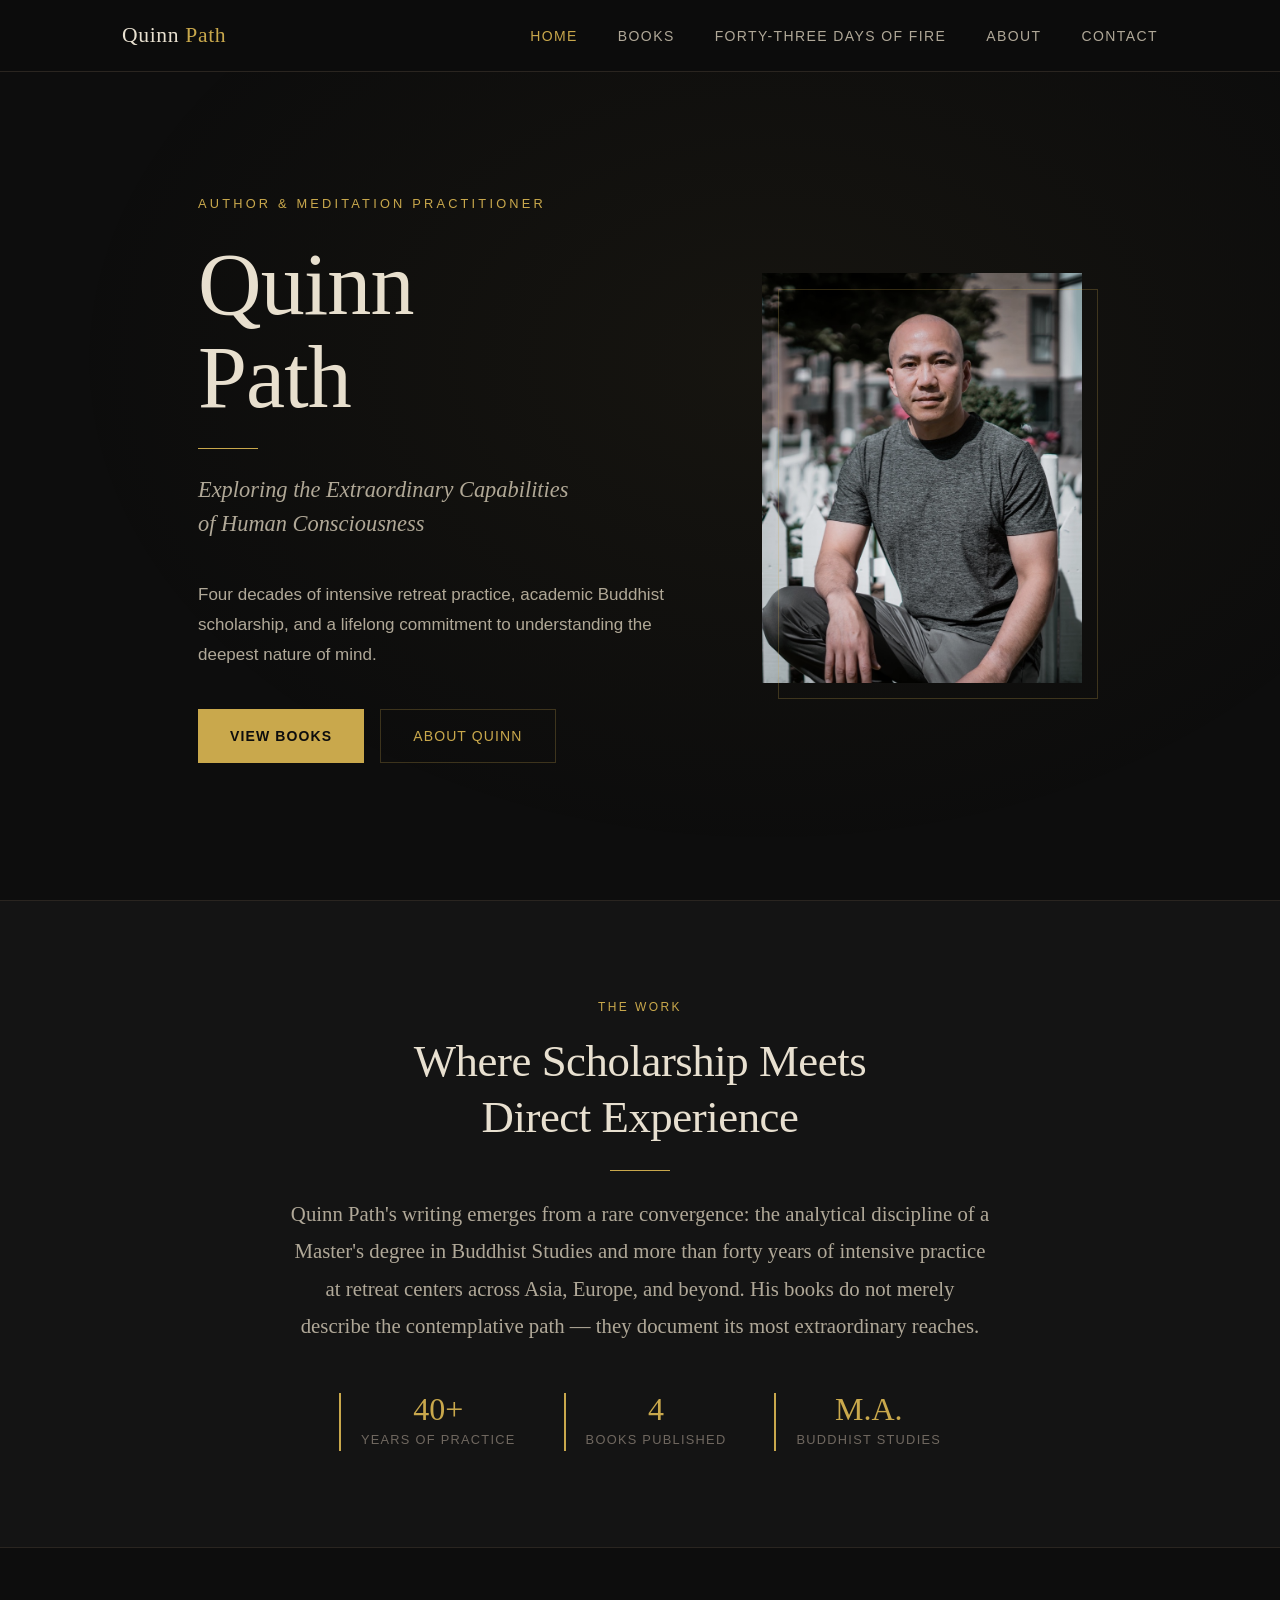
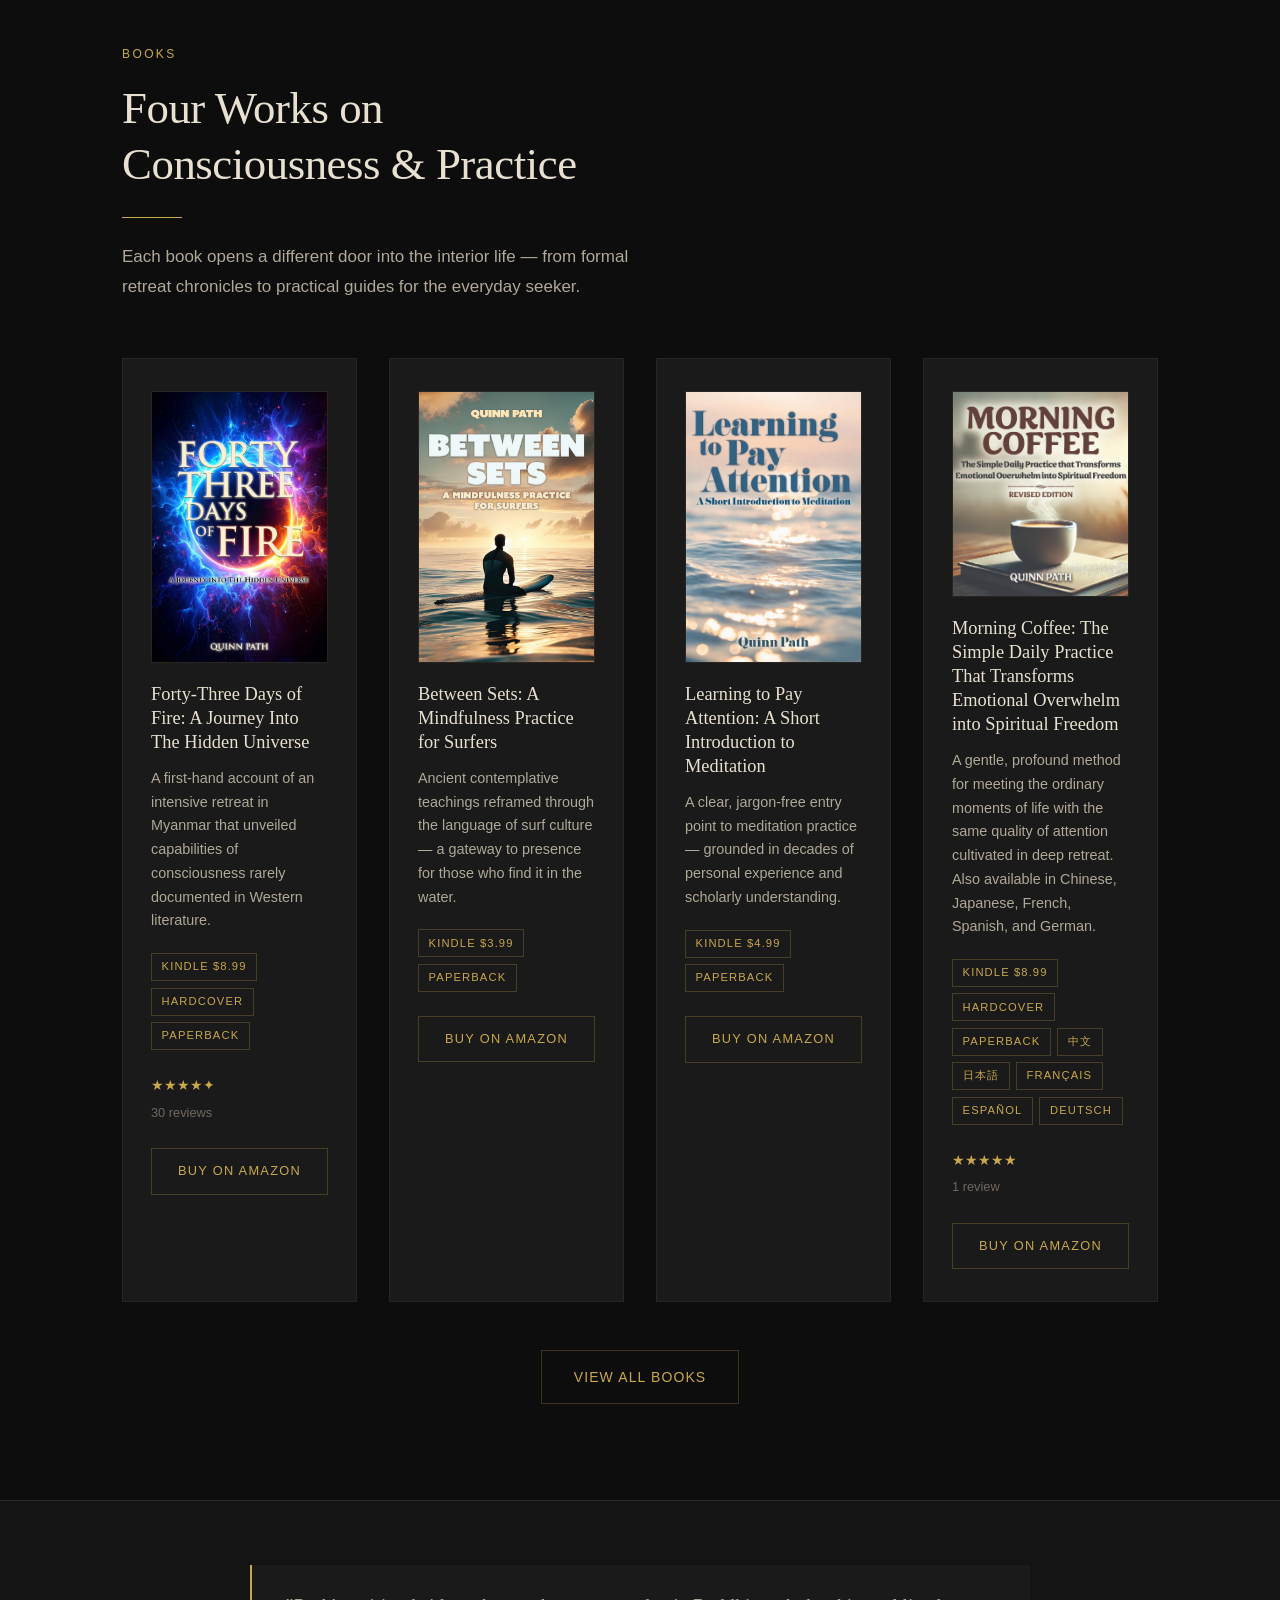
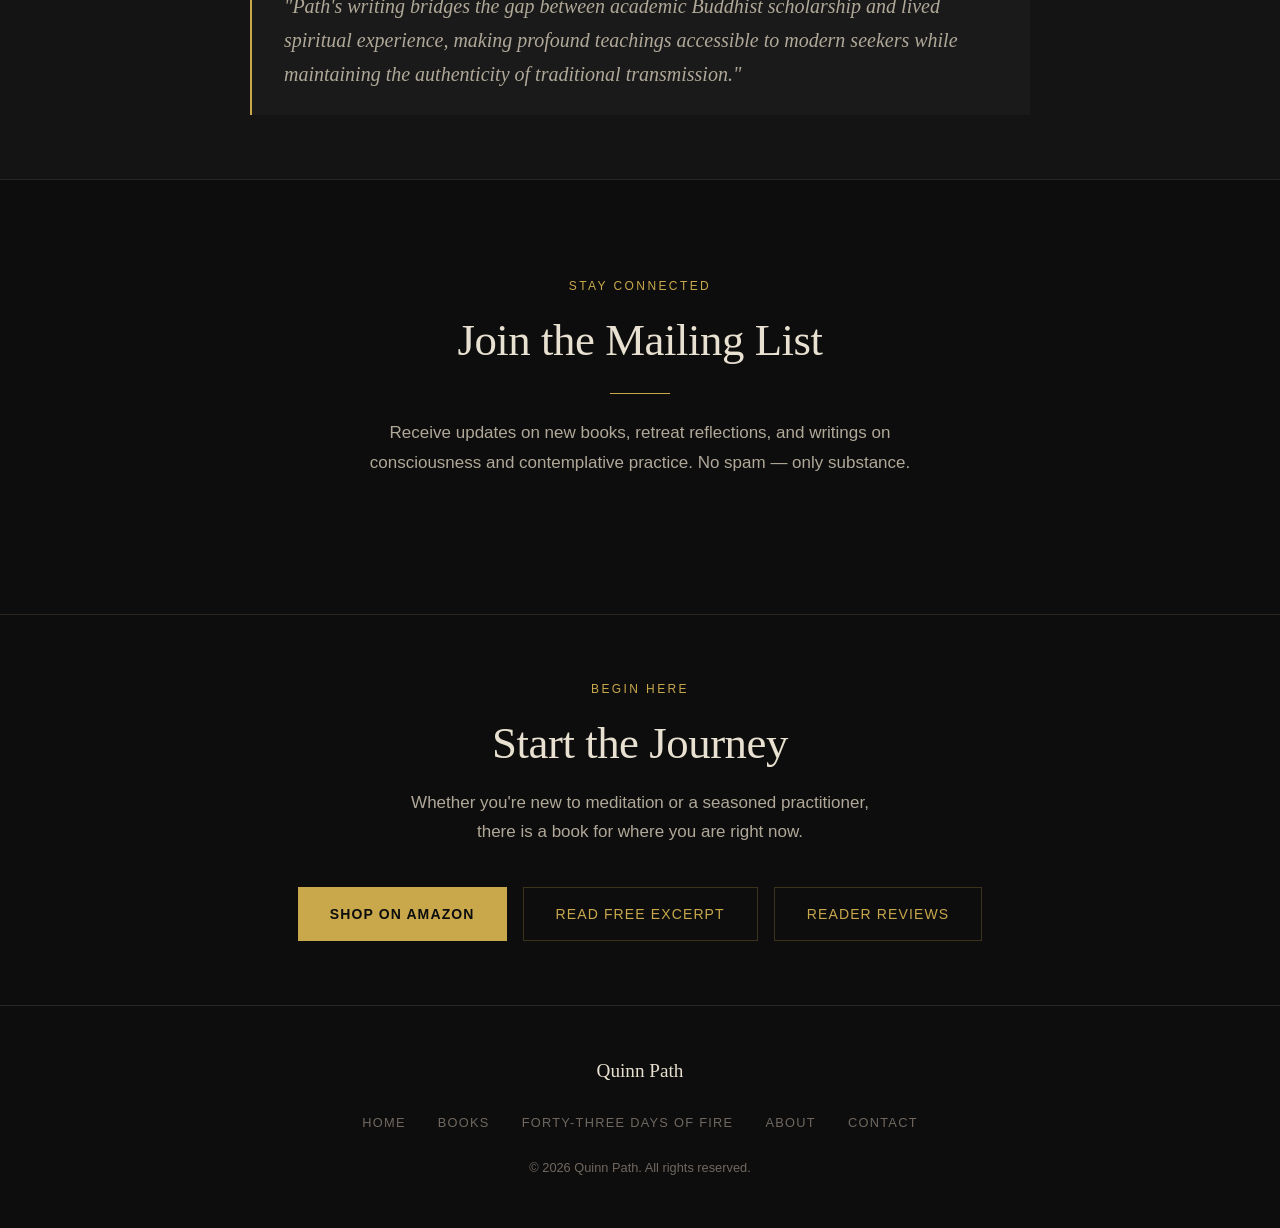
<file: index.html>
<!DOCTYPE html>
<html lang="en">
<head>
  <meta charset="UTF-8">
  <meta name="viewport" content="width=device-width, initial-scale=1.0">
  <title>Quinn Path — Author & Meditation Practitioner</title>
  <meta name="description" content="Quinn Path is a meditation practitioner and writer whose four-decade journey into human consciousness has produced four books bridging Buddhist scholarship and lived spiritual experience.">
  <meta name="keywords" content="Quinn Path, meditation, Buddhism, consciousness, retreat, mindfulness, author">
  <meta property="og:title" content="Quinn Path — Author & Meditation Practitioner">
  <meta property="og:description" content="Exploring the Extraordinary Capabilities of Human Consciousness">
  <meta property="og:type" content="website">
  <link rel="icon" type="image/svg+xml" href="favicon.svg">
  <!-- MailerLite Universal -->
  <script>
    (function(w,d,e,u,f,l,n){w[f]=w[f]||function(){(w[f].q=w[f].q||[])
    .push(arguments);},l=d.createElement(e),l.async=1,l.src=u,
    n=d.getElementsByTagName(e)[0],n.parentNode.insertBefore(l,n);})
    (window,document,'script','https://assets.mailerlite.com/js/universal.js','ml');
    ml('account', '2211845');
  </script>
  <!-- End MailerLite Universal -->
  <link rel="stylesheet" href="css/styles.css">
</head>
<body>

  <!-- Navigation -->
  <nav class="nav" role="navigation" aria-label="Main navigation">
    <div class="nav__inner">
      <a href="index.html" class="nav__logo">Quinn <span>Path</span></a>
      <button class="nav__toggle" aria-label="Toggle menu" aria-expanded="false">
        <span></span><span></span><span></span>
      </button>
      <ul class="nav__links">
        <li><a href="index.html">Home</a></li>
        <li><a href="books.html">Books</a></li>
        <li><a href="forty-three-days.html">Forty-Three Days of Fire</a></li>
        <li><a href="about.html">About</a></li>
        <li><a href="contact.html">Contact</a></li>
      </ul>
    </div>
  </nav>

  <!-- Hero -->
  <section class="hero">
    <div class="container">
      <div class="hero__inner">
        <div class="hero__text">
          <p class="hero__eyebrow">Author &amp; Meditation Practitioner</p>
          <h1 class="hero__title">Quinn<br>Path</h1>
          <div class="divider"></div>
          <p class="hero__tagline">Exploring the Extraordinary Capabilities<br>of Human Consciousness</p>
          <p style="color:var(--text-secondary);margin-bottom:2.5rem;max-width:500px;">
            Four decades of intensive retreat practice, academic Buddhist scholarship,
            and a lifelong commitment to understanding the deepest nature of mind.
          </p>
          <div class="hero__actions">
            <a href="books.html" class="btn btn--gold">View Books</a>
            <a href="about.html" class="btn btn--outline">About Quinn</a>
          </div>
        </div>

        <div class="hero__photo-wrap">
          <img
            src="quyen%20profile%20pic1.jpeg"
            alt="Quinn Path, author and meditation practitioner"
            class="hero__photo"
          >
          <div class="hero__photo-frame"></div>
        </div>
      </div>
    </div>
  </section>

  <!-- Brief Introduction -->
  <section class="section" style="background:var(--bg-secondary);border-top:1px solid var(--border);border-bottom:1px solid var(--border);">
    <div class="container">
      <div style="max-width:780px;margin:0 auto;text-align:center;">
        <p class="section-label">The Work</p>
        <h2 style="margin-bottom:1.5rem;">Where Scholarship Meets<br>Direct Experience</h2>
        <div class="divider divider--center"></div>
        <p class="intro-text" style="margin:0 auto;">
          Quinn Path's writing emerges from a rare convergence: the analytical discipline
          of a Master's degree in Buddhist Studies and more than forty years of intensive
          practice at retreat centers across Asia, Europe, and beyond. His books do not
          merely describe the contemplative path — they document its most extraordinary
          reaches.
        </p>
        <div class="stats-row" style="justify-content:center;margin-top:3rem;">
          <div class="stat">
            <div class="stat__number">40+</div>
            <div class="stat__label">Years of Practice</div>
          </div>
          <div class="stat">
            <div class="stat__number">4</div>
            <div class="stat__label">Books Published</div>
          </div>
          <div class="stat">
            <div class="stat__number">M.A.</div>
            <div class="stat__label">Buddhist Studies</div>
          </div>
        </div>
      </div>
    </div>
  </section>

  <!-- Featured Books -->
  <section class="section">
    <div class="container">
      <p class="section-label reveal">Books</p>
      <h2 class="reveal" style="margin-bottom:0.5rem;">Four Works on<br>Consciousness &amp; Practice</h2>
      <div class="divider reveal"></div>
      <p style="color:var(--text-secondary);max-width:560px;margin-bottom:3.5rem;" class="reveal">
        Each book opens a different door into the interior life — from formal retreat
        chronicles to practical guides for the everyday seeker.
      </p>

      <div class="books-grid">

        <!-- Book 1 -->
        <div class="book-card reveal">
          <img src="Forty-Three-Days-Of-Fire-Kindle_cover_ebook.jpg" alt="Forty-Three Days of Fire" style="width:100%;margin-bottom:1.25rem;border:1px solid var(--border);">
          <h3 class="book-card__title">Forty-Three Days of Fire: A Journey Into The Hidden Universe</h3>
          <p class="book-card__desc">A first-hand account of an intensive retreat in Myanmar that unveiled capabilities of consciousness rarely documented in Western literature.</p>
          <div class="book-card__formats">
            <span class="format-tag">Kindle $8.99</span>
            <span class="format-tag">Hardcover</span>
            <span class="format-tag">Paperback</span>
          </div>
          <div class="book-card__stars">★★★★✦</div>
          <div class="book-card__reviews">30 reviews</div>
          <a href="https://www.amazon.com/Forty-Three-Days-Fire-Journey-Universe-ebook/dp/B0FL7WWPM6/" target="_blank" rel="noopener" class="book-card__cta">Buy on Amazon</a>
        </div>

        <!-- Book 2 -->
        <div class="book-card reveal">
          <img src="BetweenSets_KINDLE.jpg" alt="Between Sets" style="width:100%;margin-bottom:1.25rem;border:1px solid var(--border);">
          <h3 class="book-card__title">Between Sets: A Mindfulness Practice for Surfers</h3>
          <p class="book-card__desc">Ancient contemplative teachings reframed through the language of surf culture — a gateway to presence for those who find it in the water.</p>
          <div class="book-card__formats">
            <span class="format-tag">Kindle $3.99</span>
            <span class="format-tag">Paperback</span>
          </div>
          <a href="https://www.amazon.com/Between-Sets-Mindfulness-Practice-Surfers-ebook/dp/B0GJN4K6V7/" target="_blank" rel="noopener" class="book-card__cta">Buy on Amazon</a>
        </div>

        <!-- Book 3 -->
        <div class="book-card reveal">
          <img src="Learning-to-Pay-Attention-Kindle.jpg" alt="Learning to Pay Attention" style="width:100%;margin-bottom:1.25rem;border:1px solid var(--border);">
          <h3 class="book-card__title">Learning to Pay Attention: A Short Introduction to Meditation</h3>
          <p class="book-card__desc">A clear, jargon-free entry point to meditation practice — grounded in decades of personal experience and scholarly understanding.</p>
          <div class="book-card__formats">
            <span class="format-tag">Kindle $4.99</span>
            <span class="format-tag">Paperback</span>
          </div>
          <a href="https://www.amazon.com/Learning-Pay-Attention-Introduction-Meditation-ebook/dp/B0GH15PF7P/" target="_blank" rel="noopener" class="book-card__cta">Buy on Amazon</a>
        </div>

        <!-- Book 4 -->
        <div class="book-card reveal">
          <img src="Revised%20Morning_Eng_TILE.jpg" alt="Morning Coffee" style="width:100%;margin-bottom:1.25rem;border:1px solid var(--border);">
          <h3 class="book-card__title">Morning Coffee: The Simple Daily Practice That Transforms Emotional Overwhelm into Spiritual Freedom</h3>
          <p class="book-card__desc">A gentle, profound method for meeting the ordinary moments of life with the same quality of attention cultivated in deep retreat. Also available in Chinese, Japanese, French, Spanish, and German.</p>
          <div class="book-card__formats">
            <span class="format-tag">Kindle $8.99</span>
            <span class="format-tag">Hardcover</span>
            <span class="format-tag">Paperback</span>
            <span class="format-tag">中文</span>
            <span class="format-tag">日本語</span>
            <span class="format-tag">Français</span>
            <span class="format-tag">Español</span>
            <span class="format-tag">Deutsch</span>
          </div>
          <div class="book-card__stars">★★★★★</div>
          <div class="book-card__reviews">1 review</div>
          <a href="https://www.amazon.com/Morning-Coffee-Transforms-Emotional-Overwhelm-ebook/dp/B0GDLV9SWP/" target="_blank" rel="noopener" class="book-card__cta">Buy on Amazon</a>
        </div>

      </div>

      <div class="text-center mt-3 reveal">
        <a href="books.html" class="btn btn--outline">View All Books</a>
      </div>
    </div>
  </section>

  <!-- Pull Quote -->
  <section class="section--sm" style="background:var(--bg-secondary);border-top:1px solid var(--border);border-bottom:1px solid var(--border);">
    <div class="container">
      <div class="pull-quote reveal" style="max-width:780px;margin:0 auto;">
        <p>
          "Path's writing bridges the gap between academic Buddhist scholarship and lived
          spiritual experience, making profound teachings accessible to modern seekers
          while maintaining the authenticity of traditional transmission."
        </p>
      </div>
    </div>
  </section>

  <!-- Newsletter Signup -->
  <section class="section" style="border-bottom:1px solid var(--border);">
    <div class="container">
      <div style="max-width:600px;margin:0 auto;text-align:center;" class="reveal">
        <p class="section-label">Stay Connected</p>
        <h2 style="margin-bottom:1rem;">Join the Mailing List</h2>
        <div class="divider divider--center"></div>
        <p style="color:var(--text-secondary);margin-bottom:2.5rem;">
          Receive updates on new books, retreat reflections, and writings on
          consciousness and contemplative practice. No spam — only substance.
        </p>
        <div class="ml-embedded" data-form="SwRHc8"></div>
      </div>
    </div>
  </section>

  <!-- CTA Strip -->
  <section class="section--sm">
    <div class="container text-center">
      <p class="section-label reveal">Begin Here</p>
      <h2 class="reveal" style="margin-bottom:1rem;">Start the Journey</h2>
      <p style="color:var(--text-secondary);max-width:480px;margin:0 auto 2.5rem;" class="reveal">
        Whether you're new to meditation or a seasoned practitioner, there is a book
        for where you are right now.
      </p>
      <div class="reveal" style="display:flex;gap:1rem;justify-content:center;flex-wrap:wrap;">
        <a href="https://www.amazon.com/author/quinnpath" target="_blank" rel="noopener" class="btn btn--gold">Shop on Amazon</a>
        <a href="read-free.html" class="btn btn--outline">Read Free Excerpt</a>
        <a href="reviews.html" class="btn btn--outline">Reader Reviews</a>
      </div>
    </div>
  </section>

  <!-- Footer -->
  <footer class="footer">
    <div class="container">
      <div class="footer__name">Quinn Path</div>
      <ul class="footer__links">
        <li><a href="index.html">Home</a></li>
        <li><a href="books.html">Books</a></li>
        <li><a href="forty-three-days.html">Forty-Three Days of Fire</a></li>
        <li><a href="about.html">About</a></li>
        <li><a href="contact.html">Contact</a></li>
      </ul>
      <p class="footer__copy">&copy; <span id="yr"></span> Quinn Path. All rights reserved.</p>
    </div>
  </footer>

  <script>document.getElementById('yr').textContent = new Date().getFullYear();</script>
  <script src="js/main.js"></script>
</body>
</html>
</file>
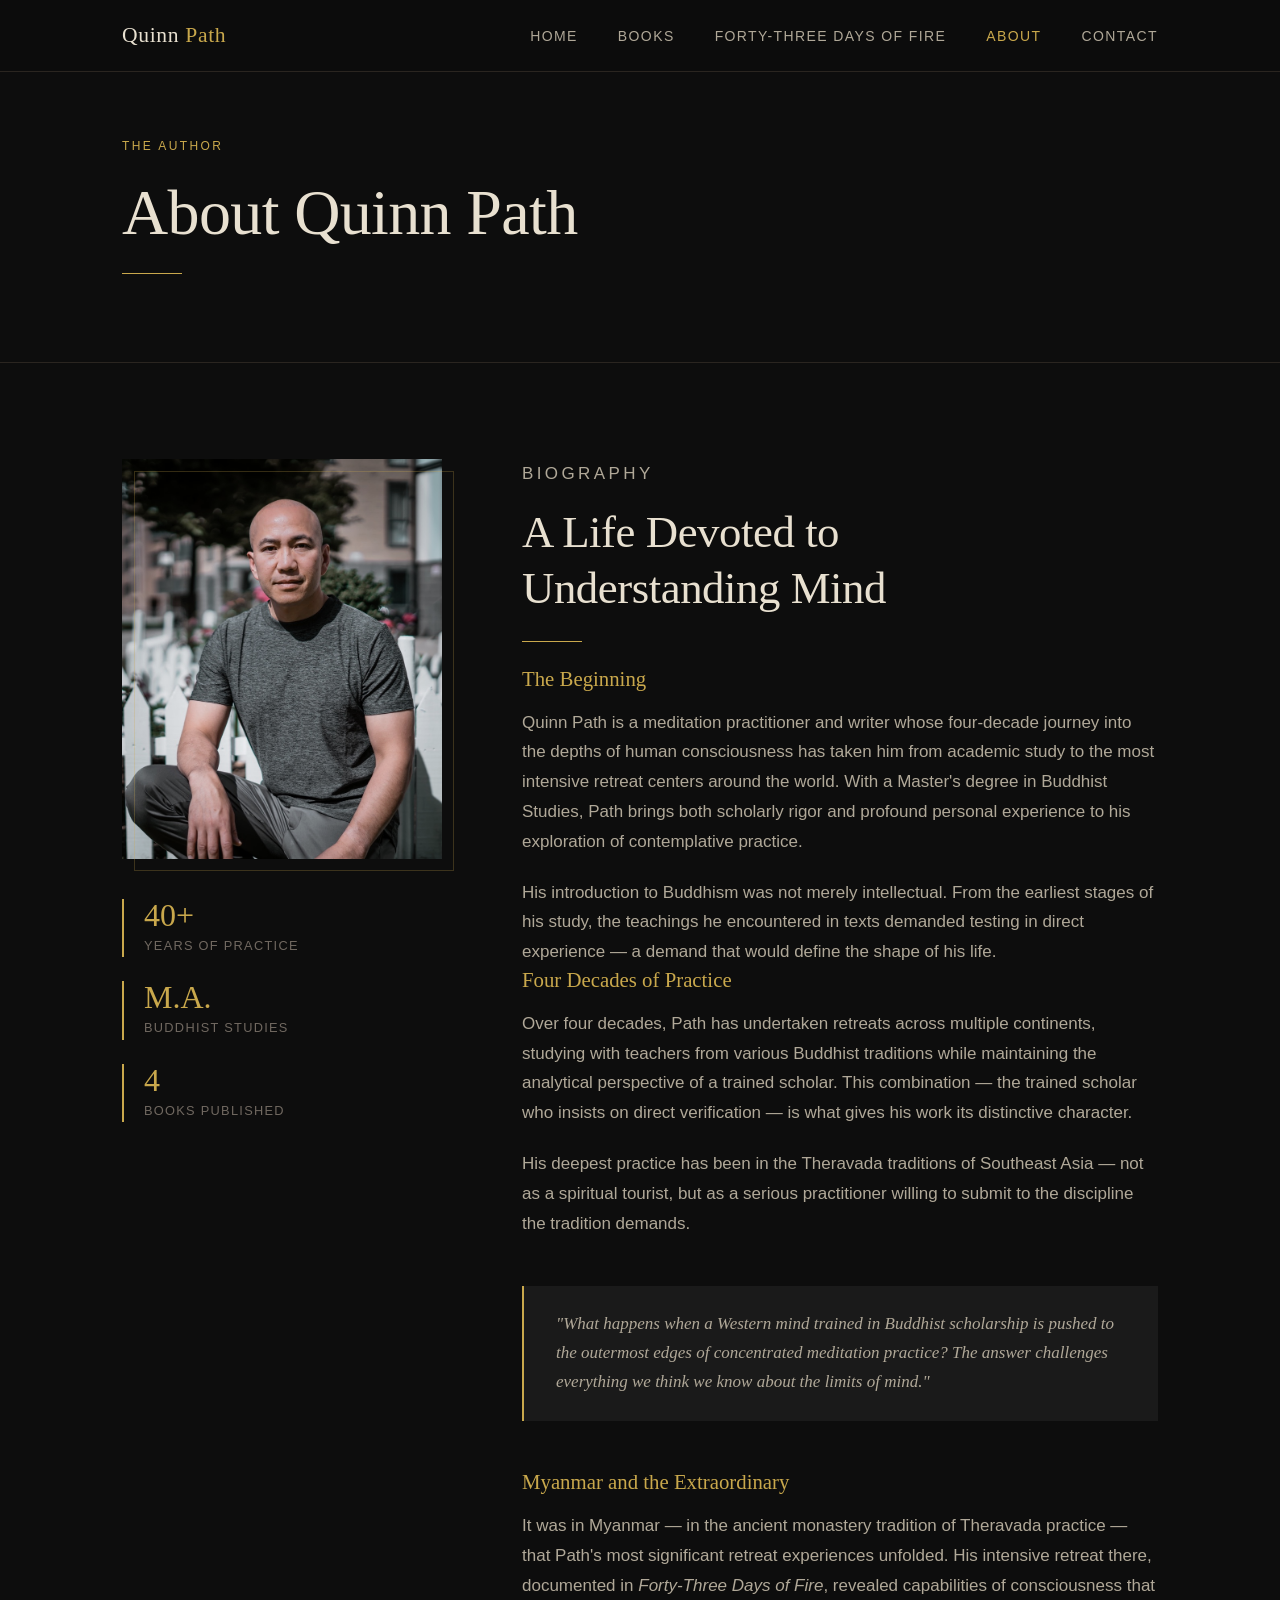
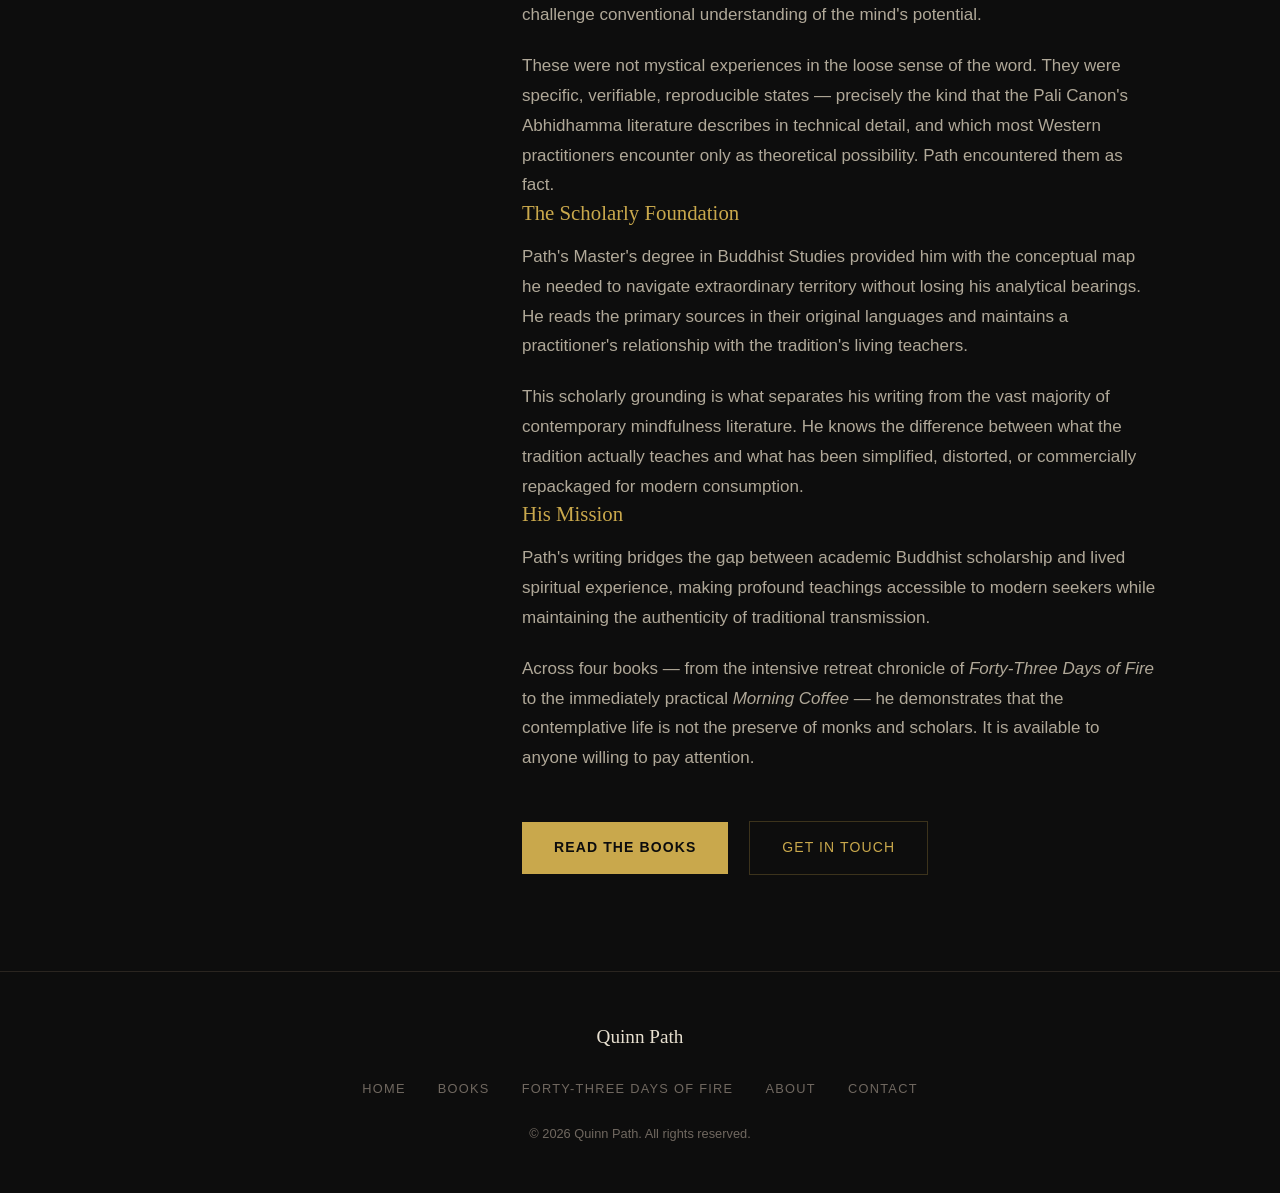
<file: about.html>
<!DOCTYPE html>
<html lang="en">
<head>
  <meta charset="UTF-8">
  <meta name="viewport" content="width=device-width, initial-scale=1.0">
  <title>About — Quinn Path</title>
  <meta name="description" content="Quinn Path is a meditation practitioner and writer with a Master's in Buddhist Studies and over four decades of intensive retreat experience across multiple continents.">
  <meta name="keywords" content="Quinn Path biography, Buddhist Studies, meditation retreat, Myanmar, consciousness, contemplative practitioner">
  <meta property="og:title" content="About Quinn Path">
  <meta property="og:description" content="Four decades of intensive practice, academic Buddhist scholarship, and direct experience of the extraordinary capabilities of consciousness.">
  <meta property="og:type" content="website">
  <link rel="icon" type="image/svg+xml" href="favicon.svg">
  <link rel="stylesheet" href="css/styles.css">
</head>
<body>

  <!-- Navigation -->
  <nav class="nav" role="navigation" aria-label="Main navigation">
    <div class="nav__inner">
      <a href="index.html" class="nav__logo">Quinn <span>Path</span></a>
      <button class="nav__toggle" aria-label="Toggle menu" aria-expanded="false">
        <span></span><span></span><span></span>
      </button>
      <ul class="nav__links">
        <li><a href="index.html">Home</a></li>
        <li><a href="books.html">Books</a></li>
        <li><a href="forty-three-days.html">Forty-Three Days of Fire</a></li>
        <li><a href="about.html">About</a></li>
        <li><a href="contact.html">Contact</a></li>
      </ul>
    </div>
  </nav>

  <!-- Page Hero -->
  <div class="page-hero">
    <div class="container">
      <p class="page-hero__eyebrow">The Author</p>
      <h1>About Quinn Path</h1>
      <div class="divider" style="margin-top:1.25rem;"></div>
    </div>
  </div>

  <!-- About Body -->
  <section class="section">
    <div class="container">
      <div class="about-layout">

        <!-- Photo Column -->
        <div class="about-photo reveal">
          <div class="about-photo-frame">
            <img
              src="quyen%20profile%20pic1.jpeg"
              alt="Quinn Path, author and meditation practitioner"
            >
          </div>
          <div style="margin-top:2.5rem;">
            <div class="stat" style="margin-bottom:1.5rem;">
              <div class="stat__number">40+</div>
              <div class="stat__label">Years of Practice</div>
            </div>
            <div class="stat" style="margin-bottom:1.5rem;">
              <div class="stat__number">M.A.</div>
              <div class="stat__label">Buddhist Studies</div>
            </div>
            <div class="stat">
              <div class="stat__number">4</div>
              <div class="stat__label">Books Published</div>
            </div>
          </div>
        </div>

        <!-- Text Column -->
        <div class="about-body">

          <div class="reveal">
            <p class="section-label">Biography</p>
            <h2 style="margin-bottom:1rem;">A Life Devoted to<br>Understanding Mind</h2>
            <div class="divider"></div>
          </div>

          <div class="reveal">
            <h3>The Beginning</h3>
            <p>
              Quinn Path is a meditation practitioner and writer whose four-decade journey
              into the depths of human consciousness has taken him from academic study to
              the most intensive retreat centers around the world. With a Master's degree
              in Buddhist Studies, Path brings both scholarly rigor and profound personal
              experience to his exploration of contemplative practice.
            </p>
            <p>
              His introduction to Buddhism was not merely intellectual. From the earliest
              stages of his study, the teachings he encountered in texts demanded testing
              in direct experience — a demand that would define the shape of his life.
            </p>
          </div>

          <div class="reveal">
            <h3>Four Decades of Practice</h3>
            <p>
              Over four decades, Path has undertaken retreats across multiple continents,
              studying with teachers from various Buddhist traditions while maintaining
              the analytical perspective of a trained scholar. This combination — the
              trained scholar who insists on direct verification — is what gives his work
              its distinctive character.
            </p>
            <p>
              His deepest practice has been in the Theravada traditions of Southeast Asia —
              not as a spiritual tourist, but as a serious practitioner willing to submit to
              the discipline the tradition demands.
            </p>
          </div>

          <div class="pull-quote reveal">
            <p>
              "What happens when a Western mind trained in Buddhist scholarship is pushed
              to the outermost edges of concentrated meditation practice? The answer
              challenges everything we think we know about the limits of mind."
            </p>
          </div>

          <div class="reveal">
            <h3>Myanmar and the Extraordinary</h3>
            <p>
              It was in Myanmar — in the ancient monastery tradition of Theravada
              practice — that Path's most significant retreat experiences unfolded.
              His intensive retreat there, documented in <em>Forty-Three Days of Fire</em>,
              revealed capabilities of consciousness that challenge conventional
              understanding of the mind's potential.
            </p>
            <p>
              These were not mystical experiences in the loose sense of the word.
              They were specific, verifiable, reproducible states — precisely the kind
              that the Pali Canon's Abhidhamma literature describes in technical detail,
              and which most Western practitioners encounter only as theoretical possibility.
              Path encountered them as fact.
            </p>
          </div>

          <div class="reveal">
            <h3>The Scholarly Foundation</h3>
            <p>
              Path's Master's degree in Buddhist Studies provided him with the conceptual
              map he needed to navigate extraordinary territory without losing his
              analytical bearings. He reads the primary sources in their original languages
              and maintains a practitioner's relationship with the tradition's living
              teachers.
            </p>
            <p>
              This scholarly grounding is what separates his writing from the vast majority
              of contemporary mindfulness literature. He knows the difference between
              what the tradition actually teaches and what has been simplified, distorted,
              or commercially repackaged for modern consumption.
            </p>
          </div>

          <div class="reveal">
            <h3>His Mission</h3>
            <p>
              Path's writing bridges the gap between academic Buddhist scholarship and
              lived spiritual experience, making profound teachings accessible to modern
              seekers while maintaining the authenticity of traditional transmission.
            </p>
            <p>
              Across four books — from the intensive retreat chronicle of
              <em>Forty-Three Days of Fire</em> to the immediately practical
              <em>Morning Coffee</em> — he demonstrates that the contemplative life
              is not the preserve of monks and scholars. It is available to anyone
              willing to pay attention.
            </p>
          </div>

          <div class="reveal" style="margin-top:3rem;">
            <a href="books.html" class="btn btn--gold" style="margin-right:1rem;">Read the Books</a>
            <a href="contact.html" class="btn btn--outline">Get in Touch</a>
          </div>

        </div>
      </div>
    </div>
  </section>

  <!-- Footer -->
  <footer class="footer">
    <div class="container">
      <div class="footer__name">Quinn Path</div>
      <ul class="footer__links">
        <li><a href="index.html">Home</a></li>
        <li><a href="books.html">Books</a></li>
        <li><a href="forty-three-days.html">Forty-Three Days of Fire</a></li>
        <li><a href="about.html">About</a></li>
        <li><a href="contact.html">Contact</a></li>
      </ul>
      <p class="footer__copy">&copy; <span id="yr"></span> Quinn Path. All rights reserved.</p>
    </div>
  </footer>

  <script>document.getElementById('yr').textContent = new Date().getFullYear();</script>
  <script src="js/main.js"></script>
</body>
</html>
</file>
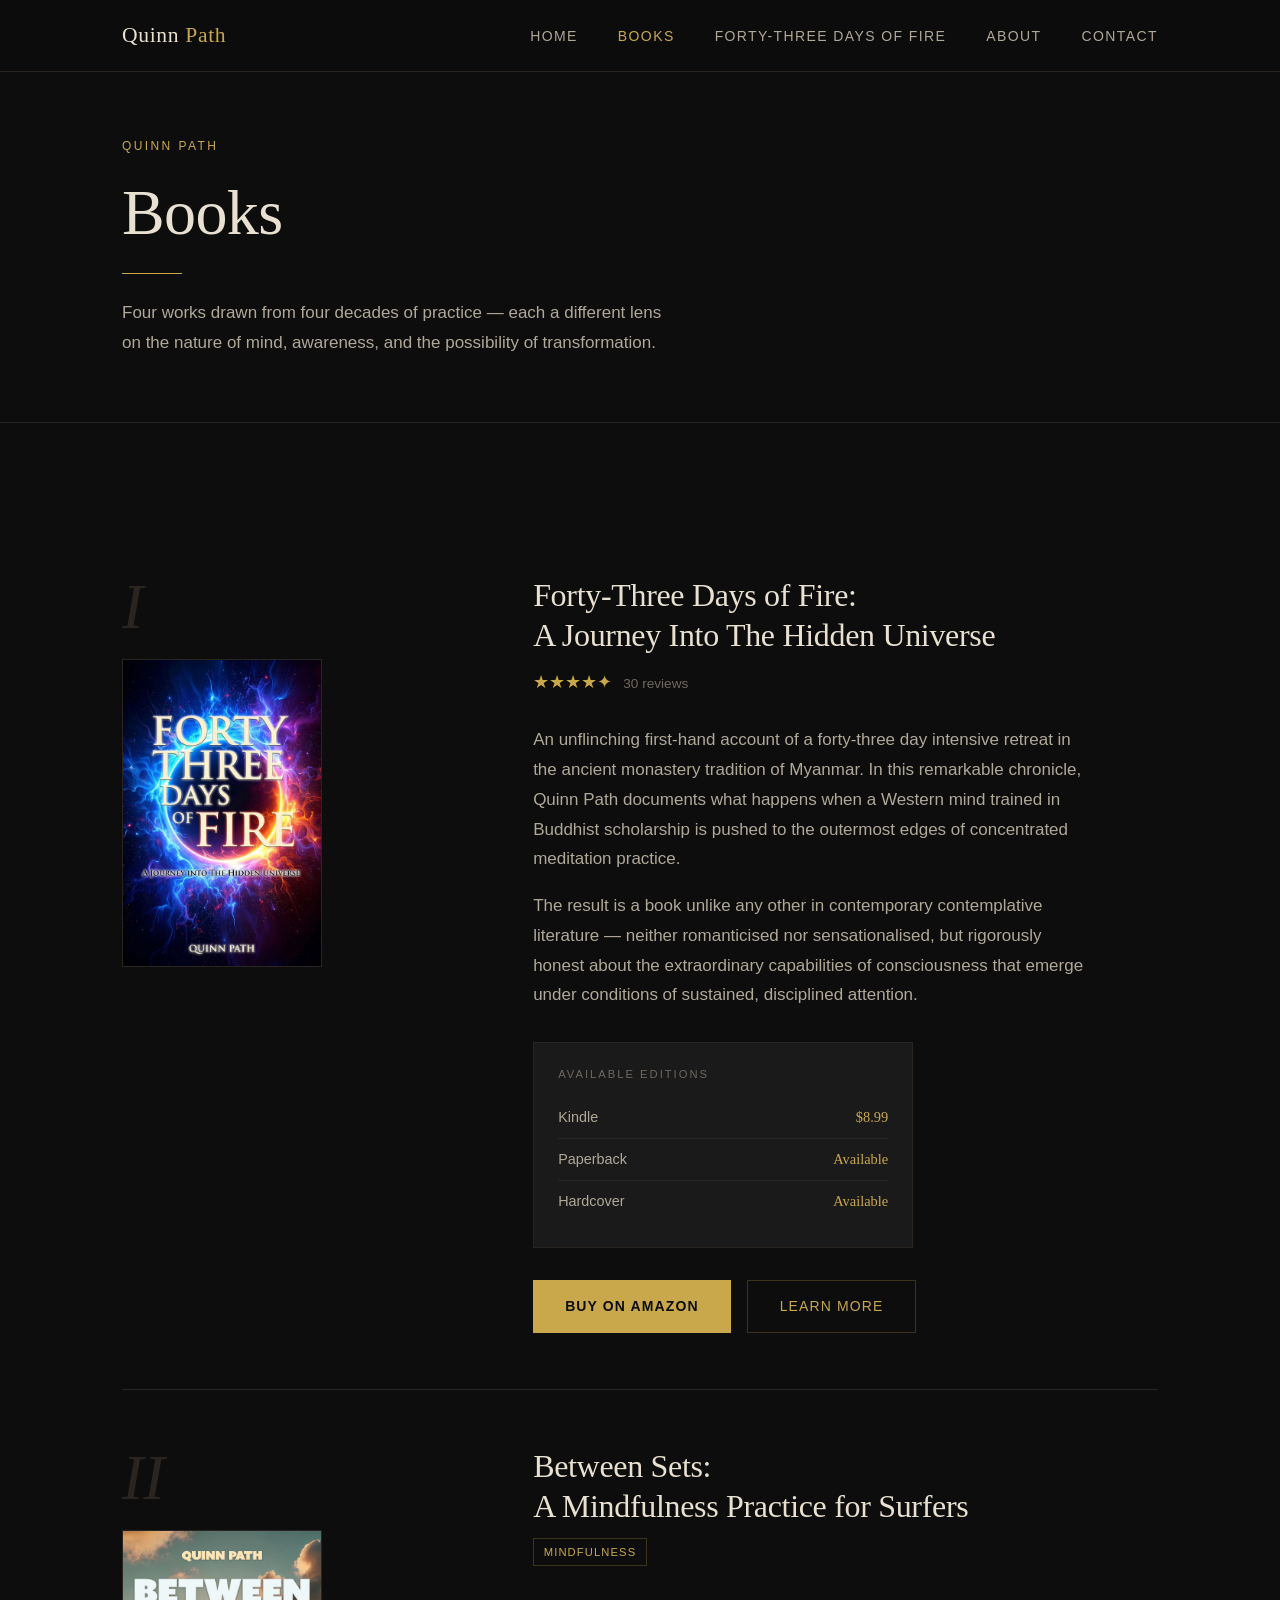
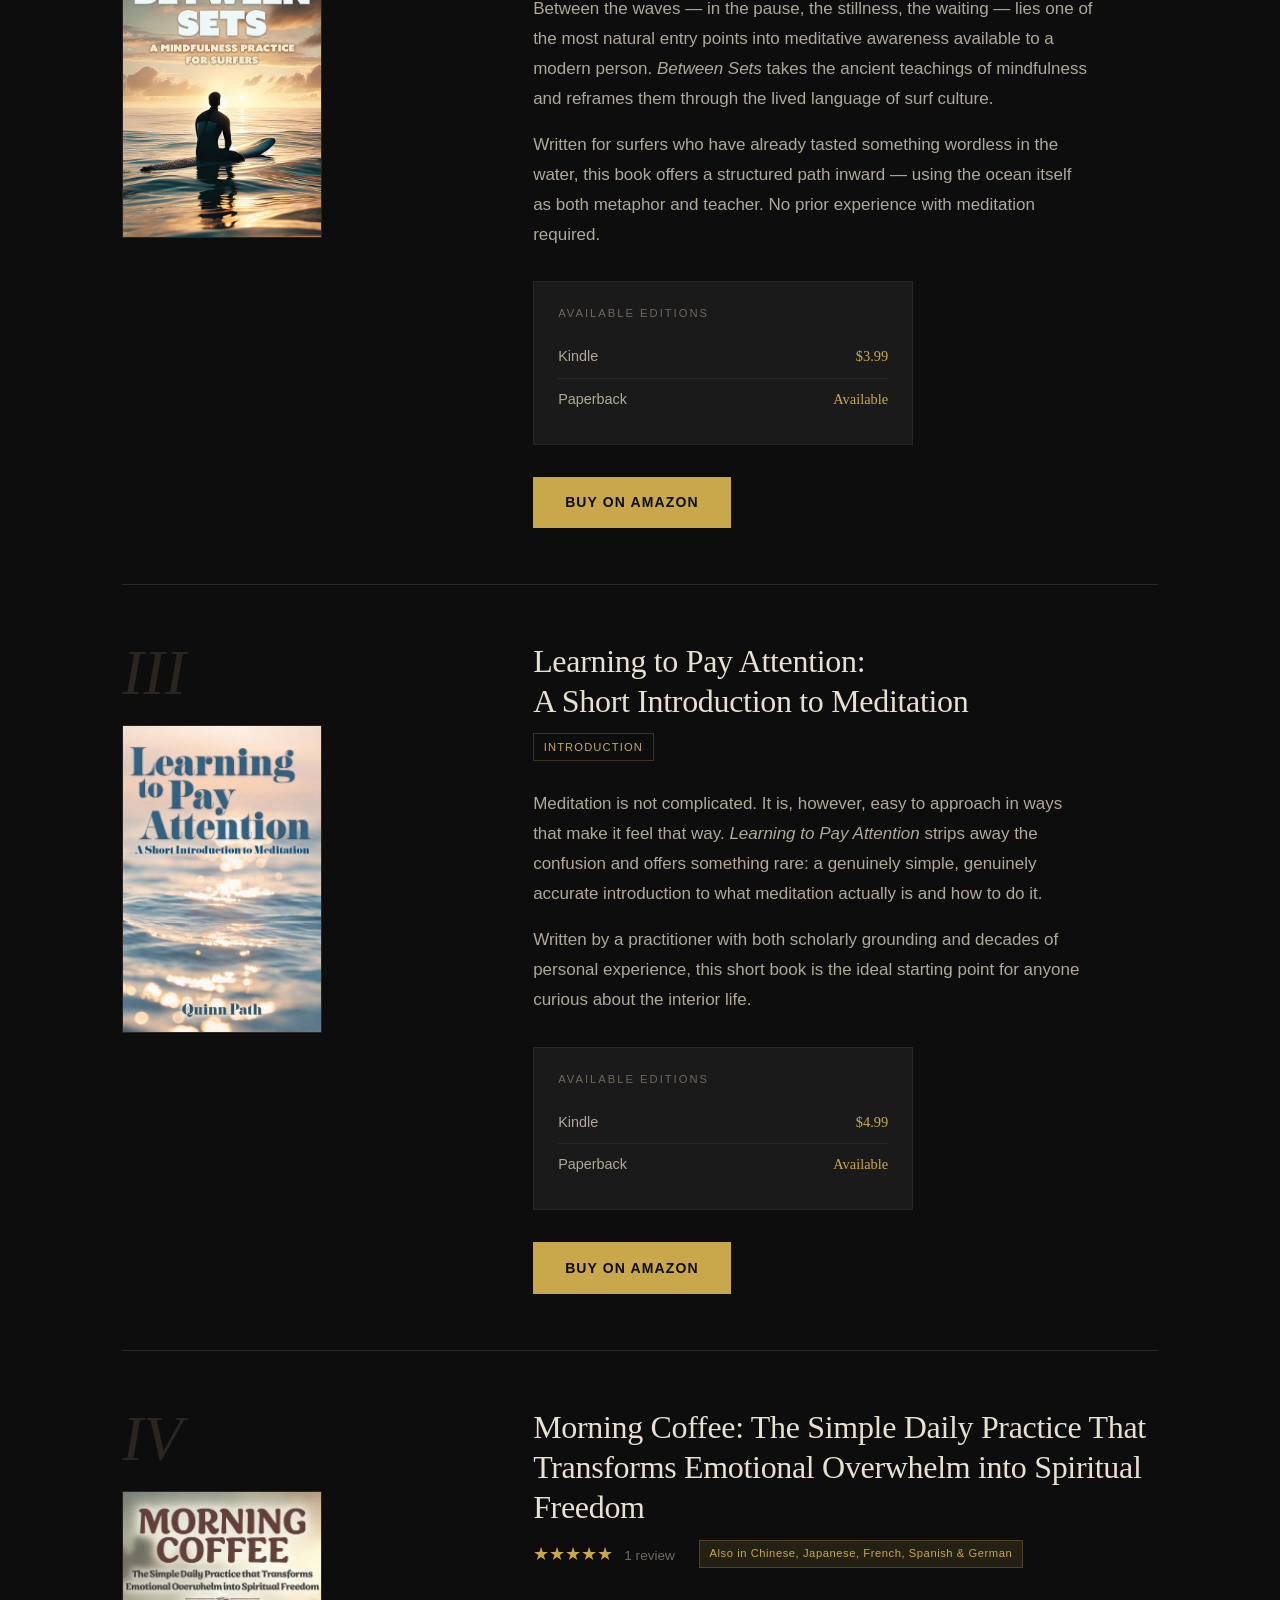
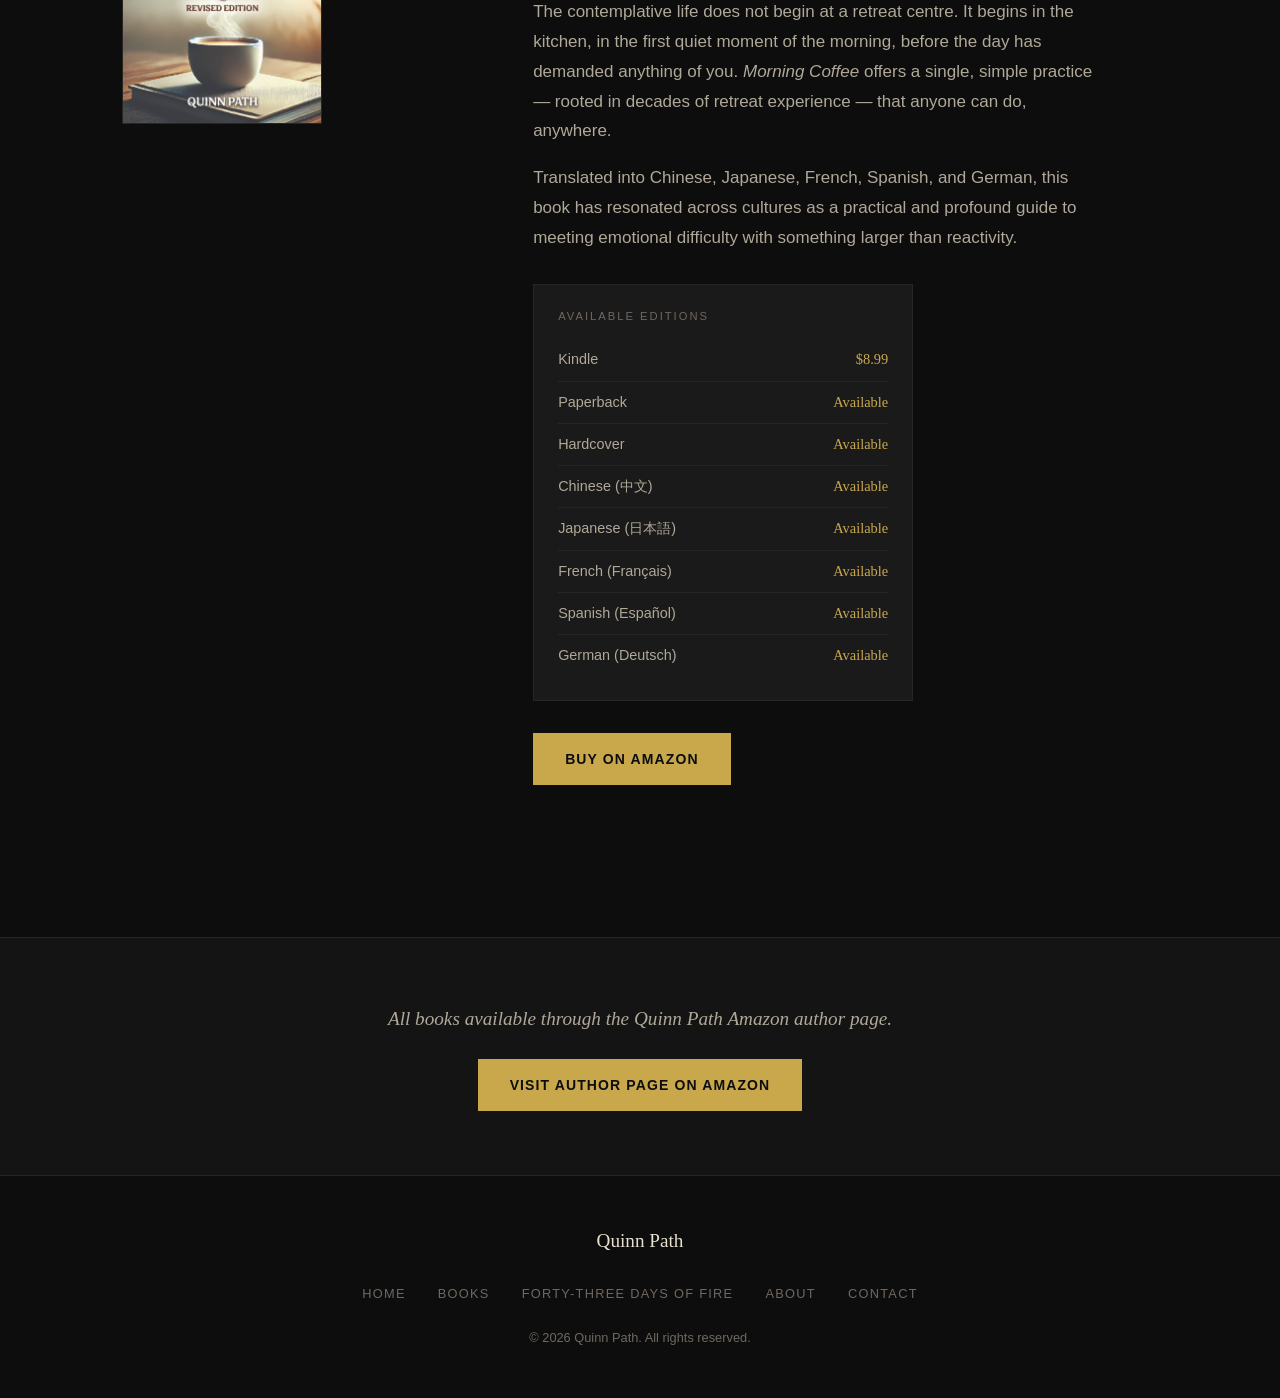
<file: books.html>
<!DOCTYPE html>
<html lang="en">
<head>
  <meta charset="UTF-8">
  <meta name="viewport" content="width=device-width, initial-scale=1.0">
  <title>Books — Quinn Path</title>
  <meta name="description" content="Explore all four books by Quinn Path — from the intensive retreat chronicle Forty-Three Days of Fire to the accessible Morning Coffee daily practice guide.">
  <meta name="keywords" content="Quinn Path books, meditation books, Buddhism, consciousness, mindfulness for surfers, morning coffee meditation">
  <meta property="og:title" content="Books — Quinn Path">
  <meta property="og:description" content="Four works on consciousness, meditation, and the contemplative life.">
  <meta property="og:type" content="website">
  <link rel="icon" type="image/svg+xml" href="favicon.svg">
  <link rel="stylesheet" href="css/styles.css">
  <style>
    .book-full {
      display: grid;
      grid-template-columns: 1fr 1.8fr;
      gap: 4rem;
      align-items: start;
      padding: 3.5rem 0;
      border-bottom: 1px solid var(--border);
    }
    .book-full:last-child { border-bottom: none; }

    .book-full__spine {
      display: flex;
      flex-direction: column;
      align-items: flex-start;
      gap: 1.25rem;
    }

    .book-full__number {
      font-family: var(--font-serif);
      font-size: 4rem;
      color: var(--border);
      font-style: italic;
      line-height: 1;
    }

    .book-cover-placeholder {
      width: 100%;
      max-width: 200px;
      aspect-ratio: 2/3;
      background: var(--bg-raised);
      border: 1px solid var(--border);
      display: flex;
      align-items: center;
      justify-content: center;
      padding: 1.5rem;
      text-align: center;
    }

    .book-cover-placeholder span {
      font-family: var(--font-serif);
      font-size: 0.85rem;
      color: var(--text-muted);
      font-style: italic;
      line-height: 1.5;
    }

    .book-full__content h2 {
      font-size: clamp(1.5rem, 3vw, 2rem);
      margin-bottom: 0.75rem;
      line-height: 1.25;
    }

    .book-full__meta {
      display: flex;
      gap: 1.5rem;
      align-items: center;
      flex-wrap: wrap;
      margin-bottom: 1.75rem;
    }

    .book-full__body {
      color: var(--text-secondary);
      margin-bottom: 2rem;
      max-width: 560px;
    }
    .book-full__body p { margin-bottom: 1em; }

    .book-full__editions {
      background: var(--bg-card);
      border: 1px solid var(--border);
      padding: 1.5rem;
      margin-bottom: 2rem;
      max-width: 380px;
    }

    .book-full__editions h4 {
      font-family: var(--font-sans);
      font-size: 0.7rem;
      letter-spacing: 0.18em;
      text-transform: uppercase;
      color: var(--text-muted);
      margin-bottom: 1rem;
    }

    .edition-row {
      display: flex;
      justify-content: space-between;
      align-items: center;
      padding: 0.5rem 0;
      border-bottom: 1px solid var(--border);
    }
    .edition-row:last-child { border-bottom: none; }
    .edition-row span:first-child {
      font-size: 0.9rem;
      color: var(--text-secondary);
    }
    .edition-row span:last-child {
      font-size: 0.9rem;
      color: var(--gold);
      font-family: var(--font-serif);
    }

    .badge-chinese {
      font-size: 0.7rem;
      background: rgba(201,168,76,0.12);
      color: var(--gold);
      border: 1px solid var(--border-gold);
      padding: 0.2rem 0.6rem;
      letter-spacing: 0.05em;
    }

    @media (max-width: 700px) {
      .book-full {
        grid-template-columns: 1fr;
        gap: 2rem;
      }
      .book-full__spine {
        flex-direction: row;
        align-items: center;
      }
    }
  </style>
</head>
<body>

  <!-- Navigation -->
  <nav class="nav" role="navigation" aria-label="Main navigation">
    <div class="nav__inner">
      <a href="index.html" class="nav__logo">Quinn <span>Path</span></a>
      <button class="nav__toggle" aria-label="Toggle menu" aria-expanded="false">
        <span></span><span></span><span></span>
      </button>
      <ul class="nav__links">
        <li><a href="index.html">Home</a></li>
        <li><a href="books.html">Books</a></li>
        <li><a href="forty-three-days.html">Forty-Three Days of Fire</a></li>
        <li><a href="about.html">About</a></li>
        <li><a href="contact.html">Contact</a></li>
      </ul>
    </div>
  </nav>

  <!-- Page Hero -->
  <div class="page-hero">
    <div class="container">
      <p class="page-hero__eyebrow">Quinn Path</p>
      <h1>Books</h1>
      <div class="divider" style="margin-top:1.25rem;"></div>
      <p style="color:var(--text-secondary);max-width:560px;margin-top:1.25rem;">
        Four works drawn from four decades of practice — each a different lens on
        the nature of mind, awareness, and the possibility of transformation.
      </p>
    </div>
  </div>

  <!-- Books List -->
  <section class="section">
    <div class="container">

      <!-- Book 1 -->
      <div class="book-full reveal">
        <div class="book-full__spine">
          <div class="book-full__number">I</div>
          <img src="Forty-Three-Days-Of-Fire-Kindle_cover_ebook.jpg" alt="Forty-Three Days of Fire book cover" style="width:100%;max-width:200px;border:1px solid var(--border);">
        </div>
        <div class="book-full__content">
          <h2>Forty-Three Days of Fire:<br>A Journey Into The Hidden Universe</h2>
          <div class="book-full__meta">
            <div>
              <span style="color:var(--gold);font-size:1.1rem;">★★★★✦</span>
              <span style="color:var(--text-muted);font-size:0.85rem;margin-left:0.4rem;">30 reviews</span>
            </div>
          </div>
          <div class="book-full__body">
            <p>
              An unflinching first-hand account of a forty-three day intensive retreat
              in the ancient monastery tradition of Myanmar. In this remarkable chronicle,
              Quinn Path documents what happens when a Western mind trained in Buddhist
              scholarship is pushed to the outermost edges of concentrated meditation practice.
            </p>
            <p>
              The result is a book unlike any other in contemporary contemplative literature —
              neither romanticised nor sensationalised, but rigorously honest about the
              extraordinary capabilities of consciousness that emerge under conditions
              of sustained, disciplined attention.
            </p>
          </div>
          <div class="book-full__editions">
            <h4>Available Editions</h4>
            <div class="edition-row">
              <span>Kindle</span>
              <span>$8.99</span>
            </div>
            <div class="edition-row">
              <span>Paperback</span>
              <span>Available</span>
            </div>
            <div class="edition-row">
              <span>Hardcover</span>
              <span>Available</span>
            </div>
          </div>
          <div style="display:flex;gap:1rem;flex-wrap:wrap;">
            <a href="https://www.amazon.com/Forty-Three-Days-Fire-Journey-Universe-ebook/dp/B0FL7WWPM6/" target="_blank" rel="noopener" class="btn btn--gold">Buy on Amazon</a>
            <a href="forty-three-days.html" class="btn btn--outline">Learn More</a>
          </div>
        </div>
      </div>

      <!-- Book 2 -->
      <div class="book-full reveal">
        <div class="book-full__spine">
          <div class="book-full__number">II</div>
          <img src="BetweenSets_KINDLE.jpg" alt="Between Sets book cover" style="width:100%;max-width:200px;border:1px solid var(--border);">
        </div>
        <div class="book-full__content">
          <h2>Between Sets:<br>A Mindfulness Practice for Surfers</h2>
          <div class="book-full__meta">
            <div class="format-tag" style="display:inline-block;">Mindfulness</div>
          </div>
          <div class="book-full__body">
            <p>
              Between the waves — in the pause, the stillness, the waiting — lies one
              of the most natural entry points into meditative awareness available
              to a modern person. <em>Between Sets</em> takes the ancient teachings of
              mindfulness and reframes them through the lived language of surf culture.
            </p>
            <p>
              Written for surfers who have already tasted something wordless in the water,
              this book offers a structured path inward — using the ocean itself as both
              metaphor and teacher. No prior experience with meditation required.
            </p>
          </div>
          <div class="book-full__editions">
            <h4>Available Editions</h4>
            <div class="edition-row">
              <span>Kindle</span>
              <span>$3.99</span>
            </div>
            <div class="edition-row">
              <span>Paperback</span>
              <span>Available</span>
            </div>
          </div>
          <a href="https://www.amazon.com/Between-Sets-Mindfulness-Practice-Surfers-ebook/dp/B0GJN4K6V7/" target="_blank" rel="noopener" class="btn btn--gold">Buy on Amazon</a>
        </div>
      </div>

      <!-- Book 3 -->
      <div class="book-full reveal">
        <div class="book-full__spine">
          <div class="book-full__number">III</div>
          <img src="Learning-to-Pay-Attention-Kindle.jpg" alt="Learning to Pay Attention book cover" style="width:100%;max-width:200px;border:1px solid var(--border);">
        </div>
        <div class="book-full__content">
          <h2>Learning to Pay Attention:<br>A Short Introduction to Meditation</h2>
          <div class="book-full__meta">
            <div class="format-tag" style="display:inline-block;">Introduction</div>
          </div>
          <div class="book-full__body">
            <p>
              Meditation is not complicated. It is, however, easy to approach in ways
              that make it feel that way. <em>Learning to Pay Attention</em> strips away
              the confusion and offers something rare: a genuinely simple, genuinely
              accurate introduction to what meditation actually is and how to do it.
            </p>
            <p>
              Written by a practitioner with both scholarly grounding and decades of
              personal experience, this short book is the ideal starting point for
              anyone curious about the interior life.
            </p>
          </div>
          <div class="book-full__editions">
            <h4>Available Editions</h4>
            <div class="edition-row">
              <span>Kindle</span>
              <span>$4.99</span>
            </div>
            <div class="edition-row">
              <span>Paperback</span>
              <span>Available</span>
            </div>
          </div>
          <a href="https://www.amazon.com/Learning-Pay-Attention-Introduction-Meditation-ebook/dp/B0GH15PF7P/" target="_blank" rel="noopener" class="btn btn--gold">Buy on Amazon</a>
        </div>
      </div>

      <!-- Book 4 -->
      <div class="book-full reveal">
        <div class="book-full__spine">
          <div class="book-full__number">IV</div>
          <img src="Revised%20Morning_Eng_TILE.jpg" alt="Morning Coffee book cover" style="width:100%;max-width:200px;border:1px solid var(--border);">
        </div>
        <div class="book-full__content">
          <h2>Morning Coffee: The Simple Daily Practice That Transforms Emotional Overwhelm into Spiritual Freedom</h2>
          <div class="book-full__meta">
            <div>
              <span style="color:var(--gold);font-size:1.1rem;">★★★★★</span>
              <span style="color:var(--text-muted);font-size:0.85rem;margin-left:0.4rem;">1 review</span>
            </div>
            <span class="badge-chinese">Also in Chinese, Japanese, French, Spanish &amp; German</span>
          </div>
          <div class="book-full__body">
            <p>
              The contemplative life does not begin at a retreat centre. It begins
              in the kitchen, in the first quiet moment of the morning, before the
              day has demanded anything of you. <em>Morning Coffee</em> offers a single,
              simple practice — rooted in decades of retreat experience — that anyone
              can do, anywhere.
            </p>
            <p>
              Translated into Chinese, Japanese, French, Spanish, and German, this
              book has resonated across cultures as a practical and profound guide
              to meeting emotional difficulty with something larger than reactivity.
            </p>
          </div>
          <div class="book-full__editions">
            <h4>Available Editions</h4>
            <div class="edition-row">
              <span>Kindle</span>
              <span>$8.99</span>
            </div>
            <div class="edition-row">
              <span>Paperback</span>
              <span>Available</span>
            </div>
            <div class="edition-row">
              <span>Hardcover</span>
              <span>Available</span>
            </div>
            <div class="edition-row">
              <span>Chinese (中文)</span>
              <span>Available</span>
            </div>
            <div class="edition-row">
              <span>Japanese (日本語)</span>
              <span>Available</span>
            </div>
            <div class="edition-row">
              <span>French (Français)</span>
              <span>Available</span>
            </div>
            <div class="edition-row">
              <span>Spanish (Español)</span>
              <span>Available</span>
            </div>
            <div class="edition-row">
              <span>German (Deutsch)</span>
              <span>Available</span>
            </div>
          </div>
          <a href="https://www.amazon.com/Morning-Coffee-Transforms-Emotional-Overwhelm-ebook/dp/B0GDLV9SWP/" target="_blank" rel="noopener" class="btn btn--gold">Buy on Amazon</a>
        </div>
      </div>

    </div>
  </section>

  <!-- Amazon CTA -->
  <section class="section--sm" style="background:var(--bg-secondary);border-top:1px solid var(--border);">
    <div class="container text-center">
      <p style="font-family:var(--font-serif);font-size:1.2rem;color:var(--text-secondary);margin-bottom:1.5rem;font-style:italic;">
        All books available through the Quinn Path Amazon author page.
      </p>
      <a href="https://www.amazon.com/author/quinnpath" target="_blank" rel="noopener" class="btn btn--gold">
        Visit Author Page on Amazon
      </a>
    </div>
  </section>

  <!-- Footer -->
  <footer class="footer">
    <div class="container">
      <div class="footer__name">Quinn Path</div>
      <ul class="footer__links">
        <li><a href="index.html">Home</a></li>
        <li><a href="books.html">Books</a></li>
        <li><a href="forty-three-days.html">Forty-Three Days of Fire</a></li>
        <li><a href="about.html">About</a></li>
        <li><a href="contact.html">Contact</a></li>
      </ul>
      <p class="footer__copy">&copy; <span id="yr"></span> Quinn Path. All rights reserved.</p>
    </div>
  </footer>

  <script>document.getElementById('yr').textContent = new Date().getFullYear();</script>
  <script src="js/main.js"></script>
</body>
</html>
</file>
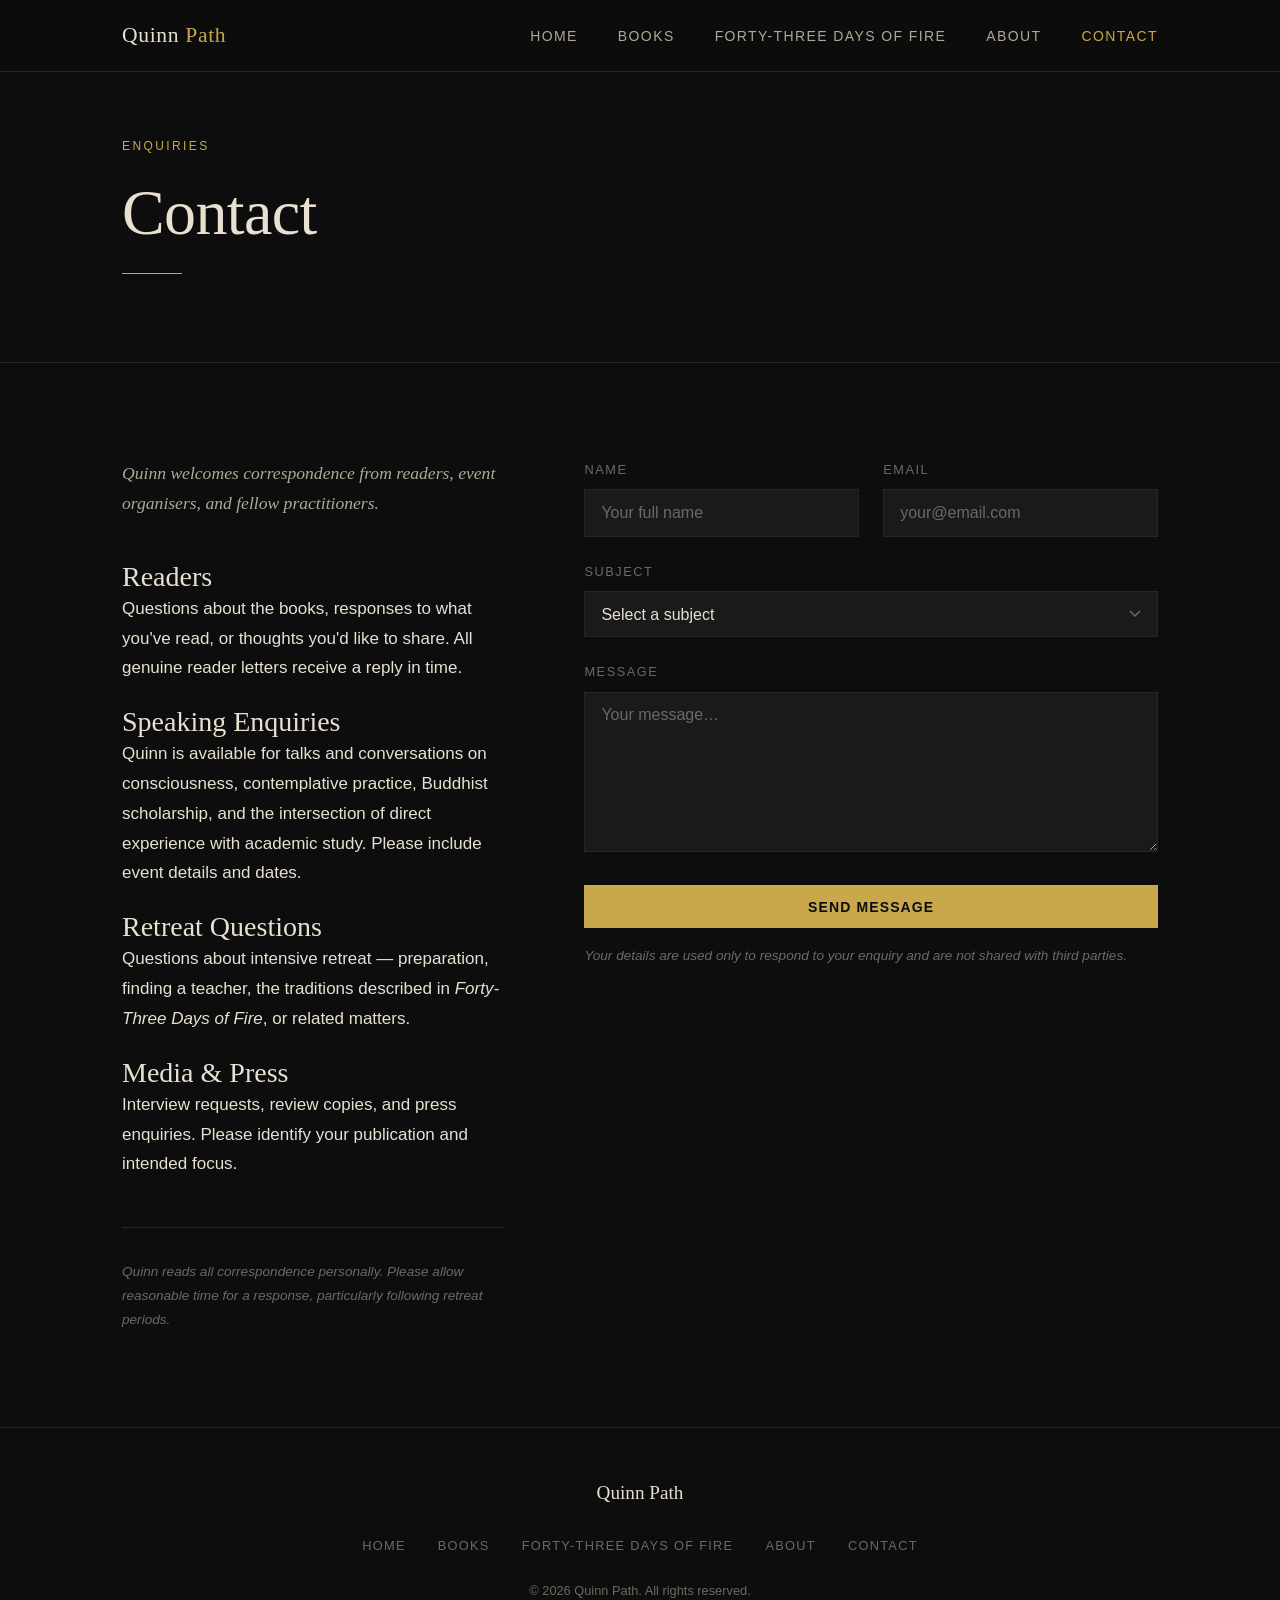
<file: contact.html>
<!DOCTYPE html>
<html lang="en">
<head>
  <meta charset="UTF-8">
  <meta name="viewport" content="width=device-width, initial-scale=1.0">
  <title>Contact — Quinn Path</title>
  <meta name="description" content="Contact Quinn Path — for reader enquiries, speaking engagements, retreat questions, or media requests.">
  <meta name="keywords" content="Contact Quinn Path, speaking enquiries, retreat questions, meditation author contact">
  <meta property="og:title" content="Contact — Quinn Path">
  <meta property="og:description" content="For reader enquiries, speaking engagements, and retreat questions.">
  <meta property="og:type" content="website">
  <link rel="icon" type="image/svg+xml" href="favicon.svg">
  <link rel="stylesheet" href="css/styles.css">
</head>
<body>

  <!-- Navigation -->
  <nav class="nav" role="navigation" aria-label="Main navigation">
    <div class="nav__inner">
      <a href="index.html" class="nav__logo">Quinn <span>Path</span></a>
      <button class="nav__toggle" aria-label="Toggle menu" aria-expanded="false">
        <span></span><span></span><span></span>
      </button>
      <ul class="nav__links">
        <li><a href="index.html">Home</a></li>
        <li><a href="books.html">Books</a></li>
        <li><a href="forty-three-days.html">Forty-Three Days of Fire</a></li>
        <li><a href="about.html">About</a></li>
        <li><a href="contact.html">Contact</a></li>
      </ul>
    </div>
  </nav>

  <!-- Page Hero -->
  <div class="page-hero">
    <div class="container">
      <p class="page-hero__eyebrow">Enquiries</p>
      <h1>Contact</h1>
      <div class="divider" style="margin-top:1.25rem;"></div>
    </div>
  </div>

  <!-- Contact Body -->
  <section class="section">
    <div class="container">
      <div class="contact-layout">

        <!-- Info Column -->
        <div class="reveal">
          <p style="color:var(--text-secondary);margin-bottom:2.5rem;font-family:var(--font-serif);font-style:italic;font-size:1.1rem;line-height:1.7;">
            Quinn welcomes correspondence from readers, event organisers, and fellow practitioners.
          </p>

          <h3>Readers</h3>
          <p>
            Questions about the books, responses to what you've read, or thoughts you'd
            like to share. All genuine reader letters receive a reply in time.
          </p>

          <h3>Speaking Enquiries</h3>
          <p>
            Quinn is available for talks and conversations on consciousness, contemplative
            practice, Buddhist scholarship, and the intersection of direct experience
            with academic study. Please include event details and dates.
          </p>

          <h3>Retreat Questions</h3>
          <p>
            Questions about intensive retreat — preparation, finding a teacher, the
            traditions described in <em>Forty-Three Days of Fire</em>, or related matters.
          </p>

          <h3>Media &amp; Press</h3>
          <p>
            Interview requests, review copies, and press enquiries. Please identify your
            publication and intended focus.
          </p>

          <div style="margin-top:3rem;padding-top:2rem;border-top:1px solid var(--border);">
            <p style="font-size:0.85rem;color:var(--text-muted);font-style:italic;">
              Quinn reads all correspondence personally. Please allow reasonable time
              for a response, particularly following retreat periods.
            </p>
          </div>
        </div>

        <!-- Form Column -->
        <div class="reveal">
          <form id="contact-form" action="https://formsubmit.co/qngo9871@gmail.com" method="POST">
            <input type="hidden" name="_subject" value="New message from quinnpath.org">
            <input type="hidden" name="_captcha" value="true">
            <input type="hidden" name="_next" value="https://quinnpath.org/contact.html">
            <input type="text" name="_honey" style="display:none">

            <div style="display:grid;grid-template-columns:1fr 1fr;gap:1.5rem;">
              <div class="form-group">
                <label class="form-label" for="name">Name</label>
                <input
                  class="form-control"
                  type="text"
                  id="name"
                  name="name"
                  placeholder="Your full name"
                  required
                >
              </div>
              <div class="form-group">
                <label class="form-label" for="email">Email</label>
                <input
                  class="form-control"
                  type="email"
                  id="email"
                  name="email"
                  placeholder="your@email.com"
                  required
                >
              </div>
            </div>

            <div class="form-group">
              <label class="form-label" for="subject">Subject</label>
              <select class="form-control" id="subject" name="subject">
                <option value="" disabled selected>Select a subject</option>
                <option value="reader">Reader Enquiry</option>
                <option value="speaking">Speaking Enquiry</option>
                <option value="retreat">Retreat Question</option>
                <option value="media">Media / Press</option>
                <option value="other">Other</option>
              </select>
            </div>

            <div class="form-group">
              <label class="form-label" for="message">Message</label>
              <textarea
                class="form-control"
                id="message"
                name="message"
                placeholder="Your message…"
                required
              ></textarea>
            </div>

            <button type="submit" class="btn btn--gold" style="width:100%;justify-content:center;">
              Send Message
            </button>

            <p class="form-notice">
              Your details are used only to respond to your enquiry and are not
              shared with third parties.
            </p>

          </form>
        </div>

      </div>
    </div>
  </section>

  <!-- Footer -->
  <footer class="footer">
    <div class="container">
      <div class="footer__name">Quinn Path</div>
      <ul class="footer__links">
        <li><a href="index.html">Home</a></li>
        <li><a href="books.html">Books</a></li>
        <li><a href="forty-three-days.html">Forty-Three Days of Fire</a></li>
        <li><a href="about.html">About</a></li>
        <li><a href="contact.html">Contact</a></li>
      </ul>
      <p class="footer__copy">&copy; <span id="yr"></span> Quinn Path. All rights reserved.</p>
    </div>
  </footer>

  <script>document.getElementById('yr').textContent = new Date().getFullYear();</script>
  <script src="js/main.js"></script>
</body>
</html>
</file>
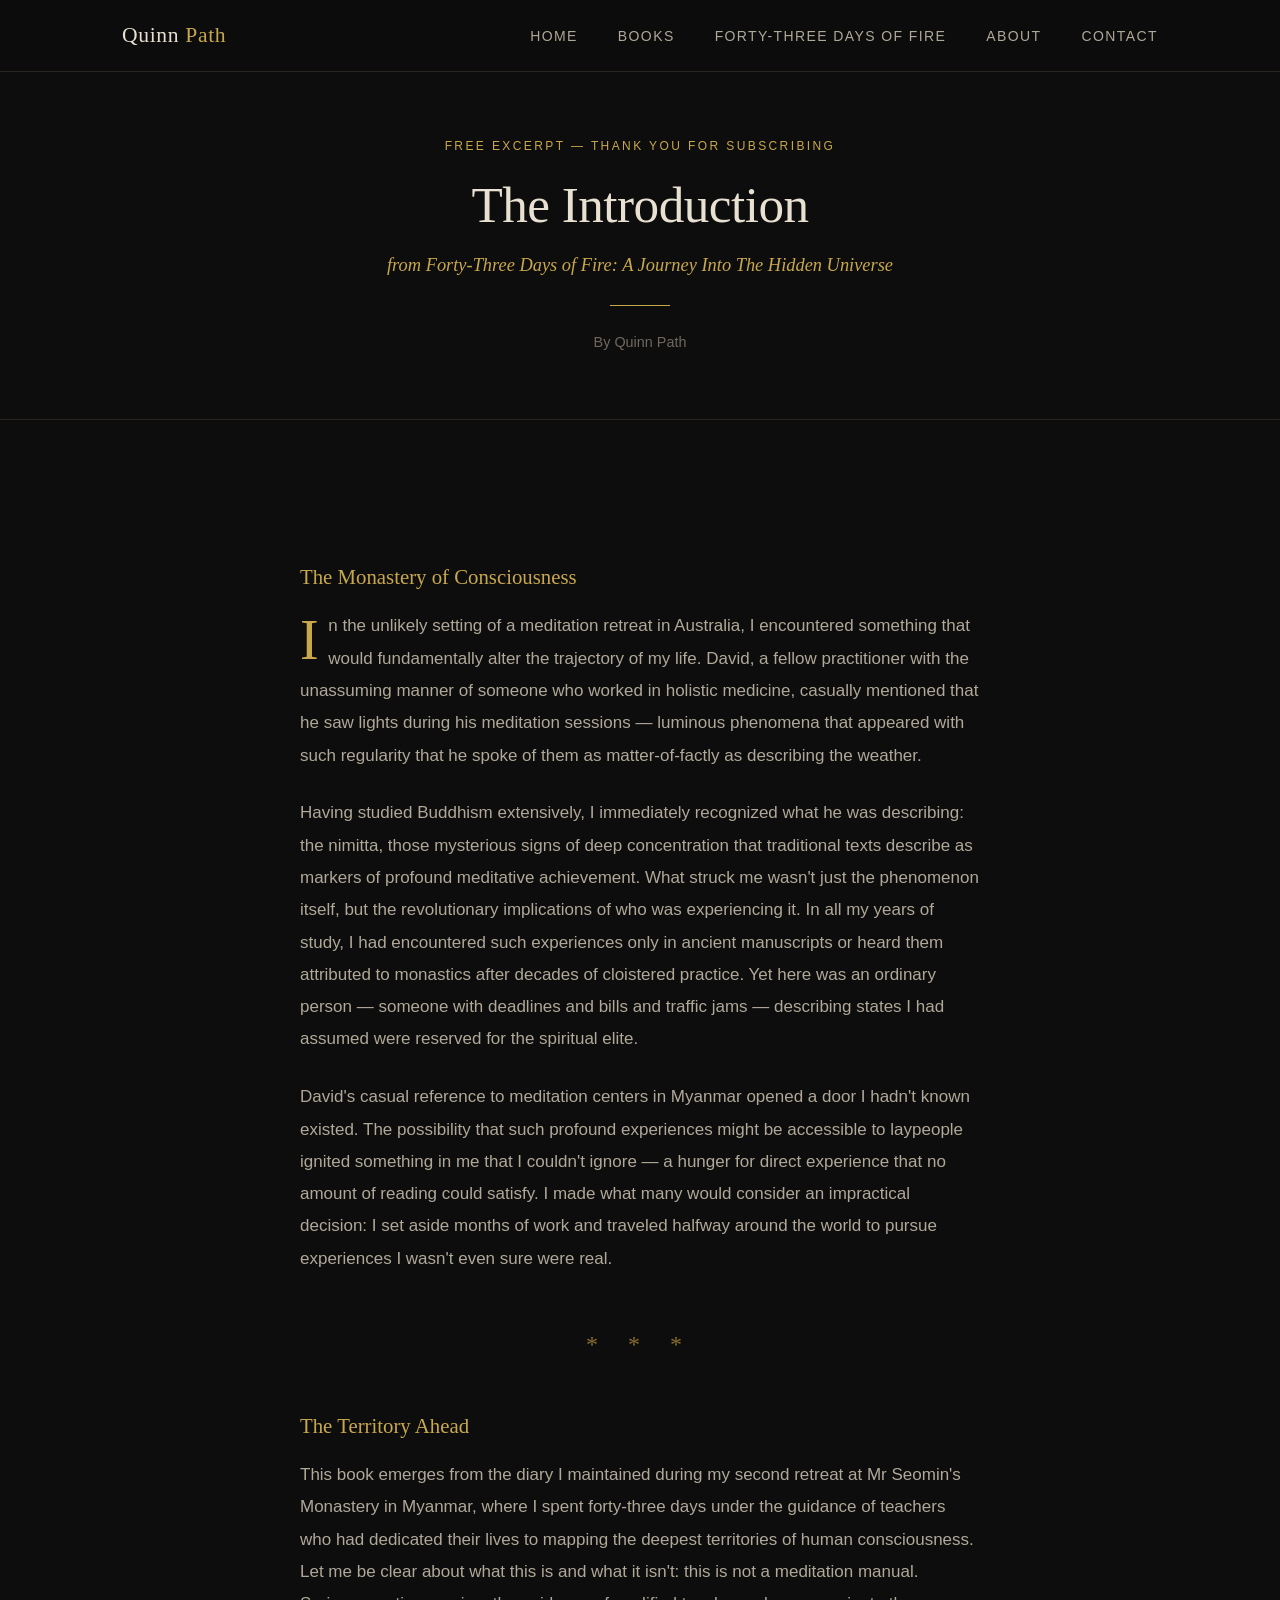
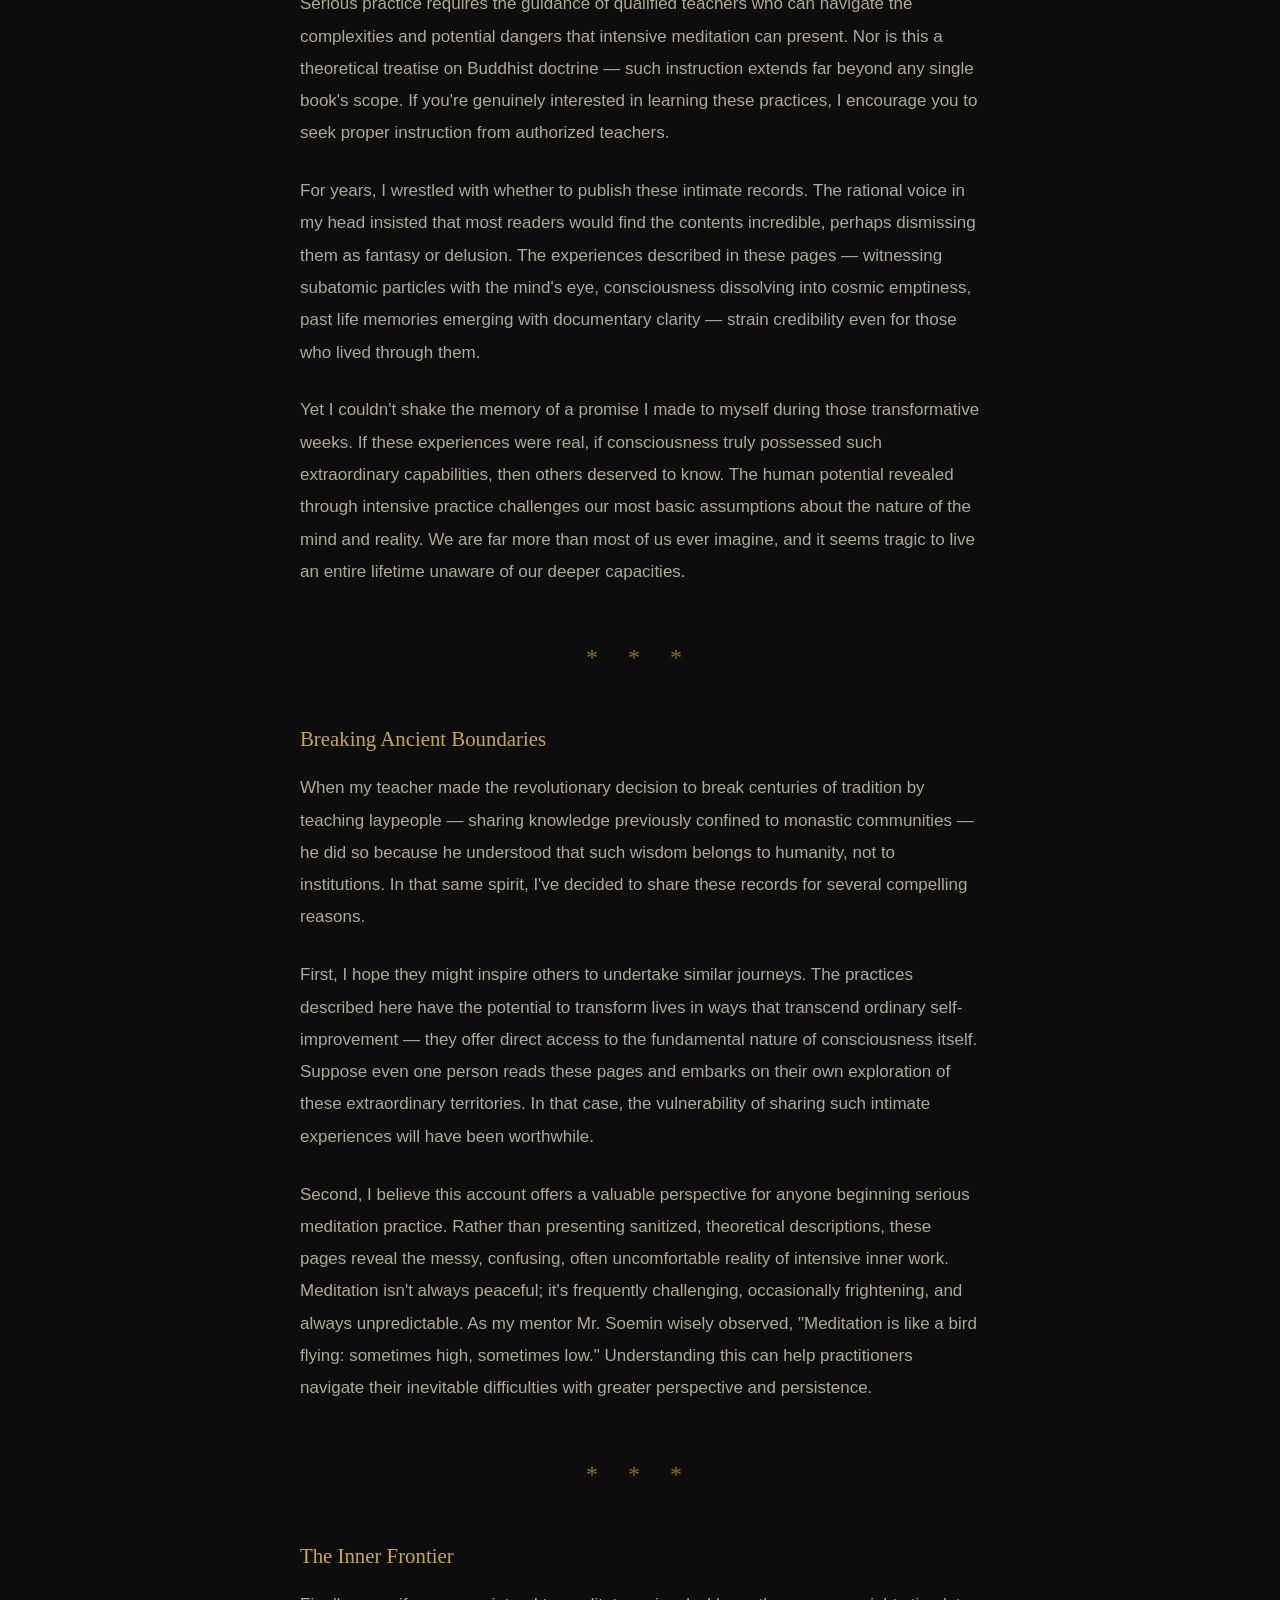
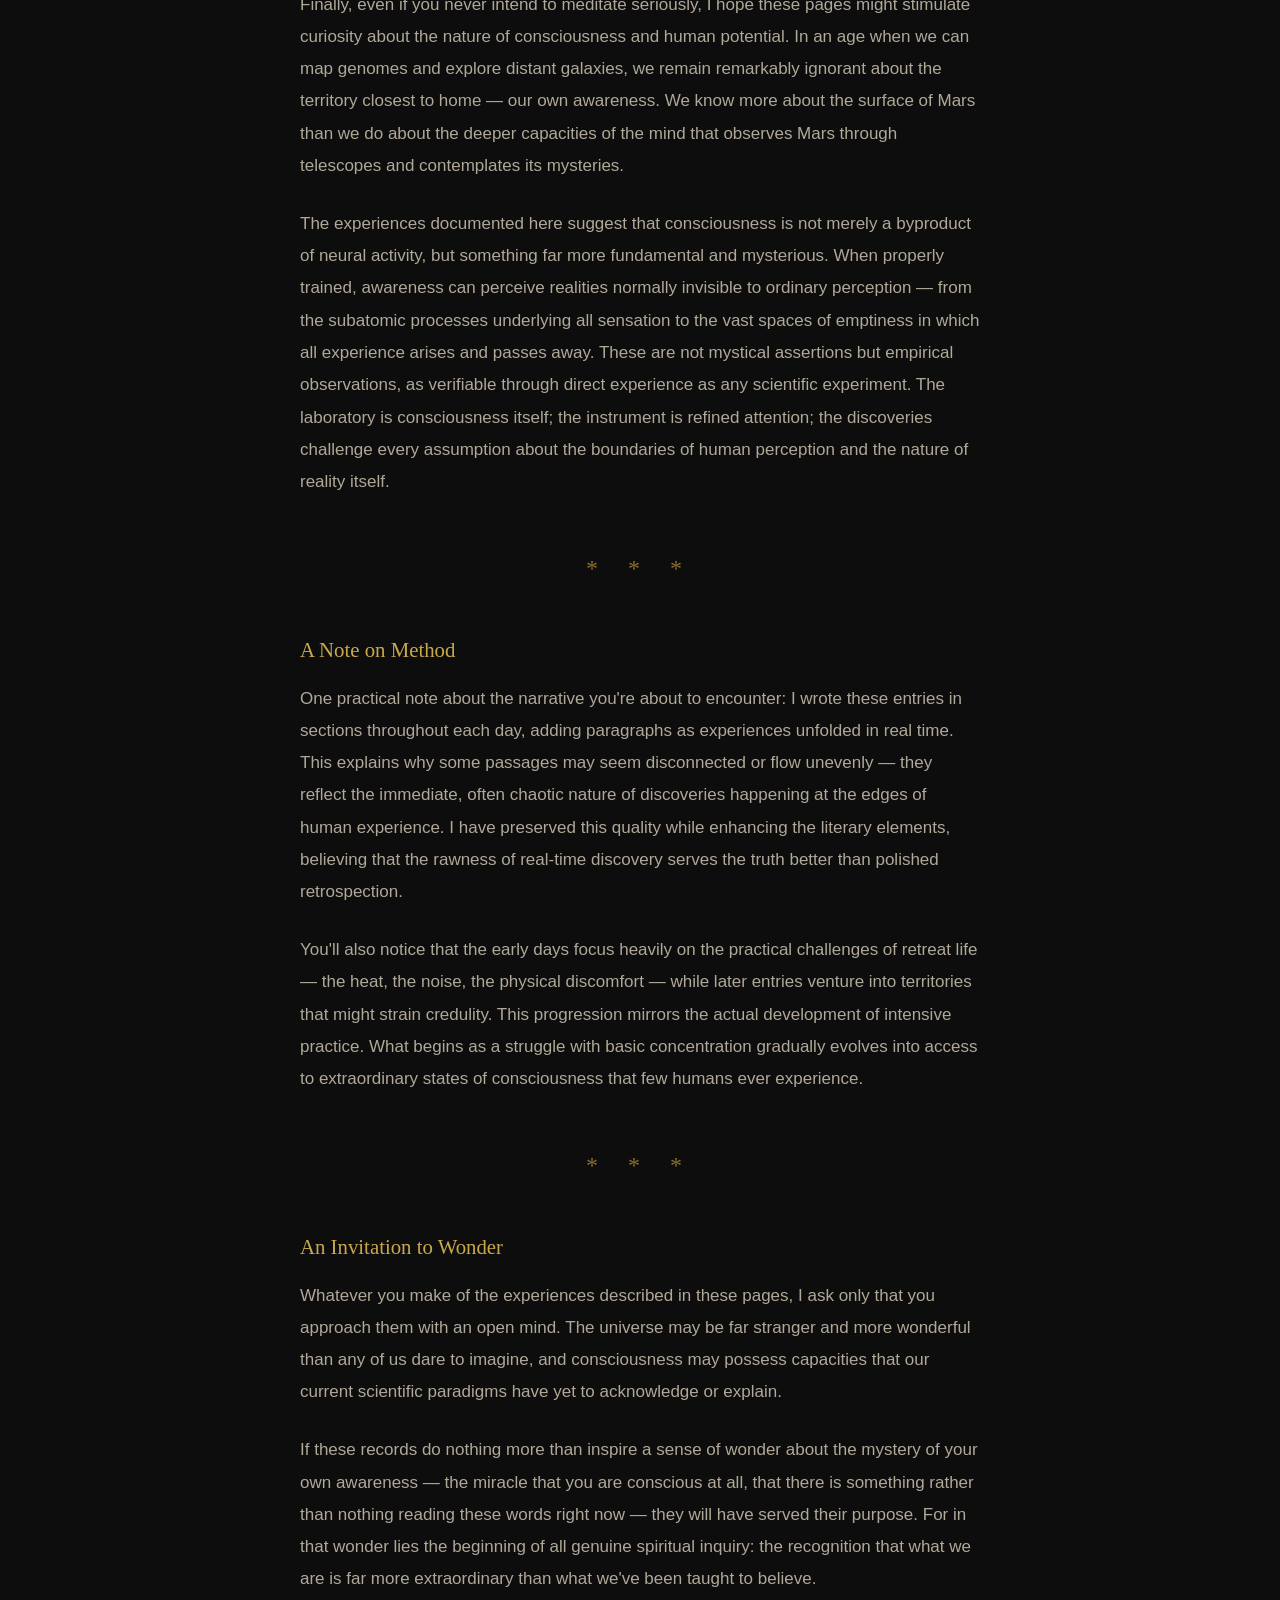
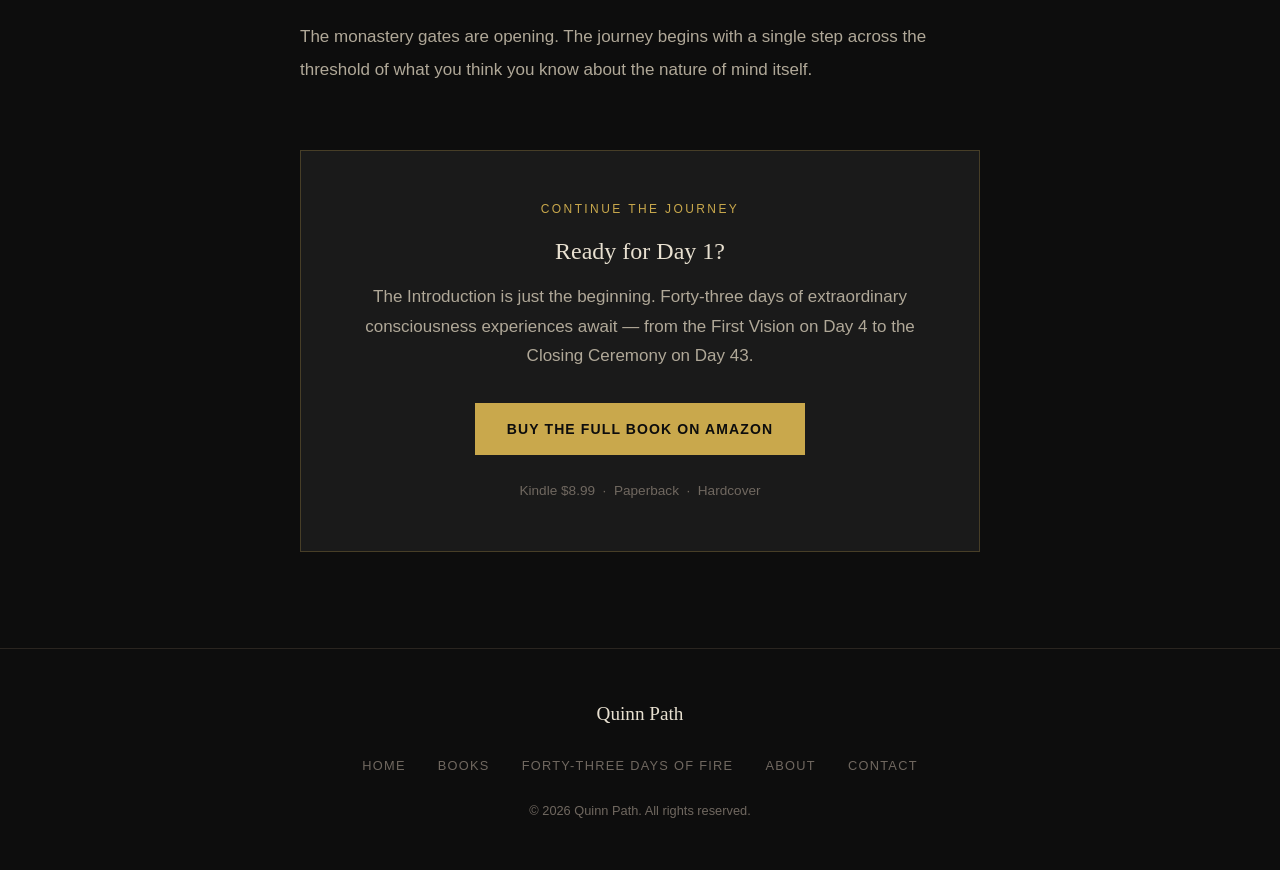
<file: excerpt.html>
<!DOCTYPE html>
<html lang="en">
<head>
  <meta charset="UTF-8">
  <meta name="viewport" content="width=device-width, initial-scale=1.0">
  <title>Introduction — Forty-Three Days of Fire — Quinn Path</title>
  <meta name="robots" content="noindex, nofollow">
  <link rel="icon" type="image/svg+xml" href="favicon.svg">
  <link rel="stylesheet" href="css/styles.css">
  <style>
    .excerpt {
      max-width: 680px;
      margin: 0 auto;
    }
    .excerpt p {
      color: var(--text-secondary);
      font-size: 1.0625rem;
      line-height: 1.9;
      margin-bottom: 1.5em;
    }
    .excerpt h3 {
      font-family: var(--font-serif);
      font-size: 1.3rem;
      color: var(--gold);
      margin-top: 3rem;
      margin-bottom: 1.25rem;
    }
    .excerpt .drop-cap::first-letter {
      font-family: var(--font-serif);
      font-size: 3.5rem;
      float: left;
      line-height: 1;
      margin-right: 0.6rem;
      margin-top: 0.1rem;
      color: var(--gold);
    }
    .excerpt-divider {
      text-align: center;
      margin: 3rem 0;
      color: var(--gold-dim);
      font-family: var(--font-serif);
      font-size: 1.5rem;
      letter-spacing: 0.5em;
    }
  </style>
</head>
<body>

  <!-- Navigation -->
  <nav class="nav" role="navigation" aria-label="Main navigation">
    <div class="nav__inner">
      <a href="index.html" class="nav__logo">Quinn <span>Path</span></a>
      <button class="nav__toggle" aria-label="Toggle menu" aria-expanded="false">
        <span></span><span></span><span></span>
      </button>
      <ul class="nav__links">
        <li><a href="index.html">Home</a></li>
        <li><a href="books.html">Books</a></li>
        <li><a href="forty-three-days.html">Forty-Three Days of Fire</a></li>
        <li><a href="about.html">About</a></li>
        <li><a href="contact.html">Contact</a></li>
      </ul>
    </div>
  </nav>

  <!-- Page Hero -->
  <div class="page-hero" style="text-align:center;">
    <div class="container">
      <p class="page-hero__eyebrow">Free Excerpt — Thank You for Subscribing</p>
      <h1 style="font-size:clamp(2rem,4vw,3.2rem);">The Introduction</h1>
      <p style="font-family:var(--font-serif);font-style:italic;color:var(--gold);font-size:1.15rem;margin-top:0.75rem;">from Forty-Three Days of Fire: A Journey Into The Hidden Universe</p>
      <div class="divider divider--center" style="margin-top:1.5rem;"></div>
      <p style="color:var(--text-muted);font-size:0.9rem;margin-top:1rem;">By Quinn Path</p>
    </div>
  </div>

  <!-- Excerpt -->
  <section class="section">
    <div class="container">
      <div class="excerpt">

        <h3>The Monastery of Consciousness</h3>

        <p class="drop-cap">In the unlikely setting of a meditation retreat in Australia, I encountered something that would fundamentally alter the trajectory of my life. David, a fellow practitioner with the unassuming manner of someone who worked in holistic medicine, casually mentioned that he saw lights during his meditation sessions — luminous phenomena that appeared with such regularity that he spoke of them as matter-of-factly as describing the weather.</p>

        <p>Having studied Buddhism extensively, I immediately recognized what he was describing: the nimitta, those mysterious signs of deep concentration that traditional texts describe as markers of profound meditative achievement. What struck me wasn't just the phenomenon itself, but the revolutionary implications of who was experiencing it. In all my years of study, I had encountered such experiences only in ancient manuscripts or heard them attributed to monastics after decades of cloistered practice. Yet here was an ordinary person — someone with deadlines and bills and traffic jams — describing states I had assumed were reserved for the spiritual elite.</p>

        <p>David's casual reference to meditation centers in Myanmar opened a door I hadn't known existed. The possibility that such profound experiences might be accessible to laypeople ignited something in me that I couldn't ignore — a hunger for direct experience that no amount of reading could satisfy. I made what many would consider an impractical decision: I set aside months of work and traveled halfway around the world to pursue experiences I wasn't even sure were real.</p>

        <div class="excerpt-divider">* * *</div>

        <h3>The Territory Ahead</h3>

        <p>This book emerges from the diary I maintained during my second retreat at Mr Seomin's Monastery in Myanmar, where I spent forty-three days under the guidance of teachers who had dedicated their lives to mapping the deepest territories of human consciousness. Let me be clear about what this is and what it isn't: this is not a meditation manual. Serious practice requires the guidance of qualified teachers who can navigate the complexities and potential dangers that intensive meditation can present. Nor is this a theoretical treatise on Buddhist doctrine — such instruction extends far beyond any single book's scope. If you're genuinely interested in learning these practices, I encourage you to seek proper instruction from authorized teachers.</p>

        <p>For years, I wrestled with whether to publish these intimate records. The rational voice in my head insisted that most readers would find the contents incredible, perhaps dismissing them as fantasy or delusion. The experiences described in these pages — witnessing subatomic particles with the mind's eye, consciousness dissolving into cosmic emptiness, past life memories emerging with documentary clarity — strain credibility even for those who lived through them.</p>

        <p>Yet I couldn't shake the memory of a promise I made to myself during those transformative weeks. If these experiences were real, if consciousness truly possessed such extraordinary capabilities, then others deserved to know. The human potential revealed through intensive practice challenges our most basic assumptions about the nature of the mind and reality. We are far more than most of us ever imagine, and it seems tragic to live an entire lifetime unaware of our deeper capacities.</p>

        <div class="excerpt-divider">* * *</div>

        <h3>Breaking Ancient Boundaries</h3>

        <p>When my teacher made the revolutionary decision to break centuries of tradition by teaching laypeople — sharing knowledge previously confined to monastic communities — he did so because he understood that such wisdom belongs to humanity, not to institutions. In that same spirit, I've decided to share these records for several compelling reasons.</p>

        <p>First, I hope they might inspire others to undertake similar journeys. The practices described here have the potential to transform lives in ways that transcend ordinary self-improvement — they offer direct access to the fundamental nature of consciousness itself. Suppose even one person reads these pages and embarks on their own exploration of these extraordinary territories. In that case, the vulnerability of sharing such intimate experiences will have been worthwhile.</p>

        <p>Second, I believe this account offers a valuable perspective for anyone beginning serious meditation practice. Rather than presenting sanitized, theoretical descriptions, these pages reveal the messy, confusing, often uncomfortable reality of intensive inner work. Meditation isn't always peaceful; it's frequently challenging, occasionally frightening, and always unpredictable. As my mentor Mr. Soemin wisely observed, "Meditation is like a bird flying: sometimes high, sometimes low." Understanding this can help practitioners navigate their inevitable difficulties with greater perspective and persistence.</p>

        <div class="excerpt-divider">* * *</div>

        <h3>The Inner Frontier</h3>

        <p>Finally, even if you never intend to meditate seriously, I hope these pages might stimulate curiosity about the nature of consciousness and human potential. In an age when we can map genomes and explore distant galaxies, we remain remarkably ignorant about the territory closest to home — our own awareness. We know more about the surface of Mars than we do about the deeper capacities of the mind that observes Mars through telescopes and contemplates its mysteries.</p>

        <p>The experiences documented here suggest that consciousness is not merely a byproduct of neural activity, but something far more fundamental and mysterious. When properly trained, awareness can perceive realities normally invisible to ordinary perception — from the subatomic processes underlying all sensation to the vast spaces of emptiness in which all experience arises and passes away. These are not mystical assertions but empirical observations, as verifiable through direct experience as any scientific experiment. The laboratory is consciousness itself; the instrument is refined attention; the discoveries challenge every assumption about the boundaries of human perception and the nature of reality itself.</p>

        <div class="excerpt-divider">* * *</div>

        <h3>A Note on Method</h3>

        <p>One practical note about the narrative you're about to encounter: I wrote these entries in sections throughout each day, adding paragraphs as experiences unfolded in real time. This explains why some passages may seem disconnected or flow unevenly — they reflect the immediate, often chaotic nature of discoveries happening at the edges of human experience. I have preserved this quality while enhancing the literary elements, believing that the rawness of real-time discovery serves the truth better than polished retrospection.</p>

        <p>You'll also notice that the early days focus heavily on the practical challenges of retreat life — the heat, the noise, the physical discomfort — while later entries venture into territories that might strain credulity. This progression mirrors the actual development of intensive practice. What begins as a struggle with basic concentration gradually evolves into access to extraordinary states of consciousness that few humans ever experience.</p>

        <div class="excerpt-divider">* * *</div>

        <h3>An Invitation to Wonder</h3>

        <p>Whatever you make of the experiences described in these pages, I ask only that you approach them with an open mind. The universe may be far stranger and more wonderful than any of us dare to imagine, and consciousness may possess capacities that our current scientific paradigms have yet to acknowledge or explain.</p>

        <p>If these records do nothing more than inspire a sense of wonder about the mystery of your own awareness — the miracle that you are conscious at all, that there is something rather than nothing reading these words right now — they will have served their purpose. For in that wonder lies the beginning of all genuine spiritual inquiry: the recognition that what we are is far more extraordinary than what we've been taught to believe.</p>

        <p>The monastery gates are opening. The journey begins with a single step across the threshold of what you think you know about the nature of mind itself.</p>

      </div>

      <!-- Buy CTA -->
      <div style="max-width:680px;margin:4rem auto 0;text-align:center;padding:3rem;background:var(--bg-card);border:1px solid var(--border-gold);">
        <p class="section-label">Continue the Journey</p>
        <h3 style="font-family:var(--font-serif);font-size:1.5rem;margin-bottom:1rem;">Ready for Day 1?</h3>
        <p style="color:var(--text-secondary);margin-bottom:2rem;">
          The Introduction is just the beginning. Forty-three days of extraordinary
          consciousness experiences await — from the First Vision on Day 4 to the
          Closing Ceremony on Day 43.
        </p>
        <a href="https://www.amazon.com/Forty-Three-Days-Fire-Journey-Universe-ebook/dp/B0FL7WWPM6/" target="_blank" rel="noopener" class="btn btn--gold">Buy the Full Book on Amazon</a>
        <p style="color:var(--text-muted);font-size:0.85rem;margin-top:1.5rem;">
          Kindle $8.99 &nbsp;·&nbsp; Paperback &nbsp;·&nbsp; Hardcover
        </p>
      </div>

    </div>
  </section>

  <!-- Footer -->
  <footer class="footer">
    <div class="container">
      <div class="footer__name">Quinn Path</div>
      <ul class="footer__links">
        <li><a href="index.html">Home</a></li>
        <li><a href="books.html">Books</a></li>
        <li><a href="forty-three-days.html">Forty-Three Days of Fire</a></li>
        <li><a href="about.html">About</a></li>
        <li><a href="contact.html">Contact</a></li>
      </ul>
      <p class="footer__copy">&copy; <span id="yr"></span> Quinn Path. All rights reserved.</p>
    </div>
  </footer>

  <script>document.getElementById('yr').textContent = new Date().getFullYear();</script>
  <script src="js/main.js"></script>
</body>
</html>
</file>
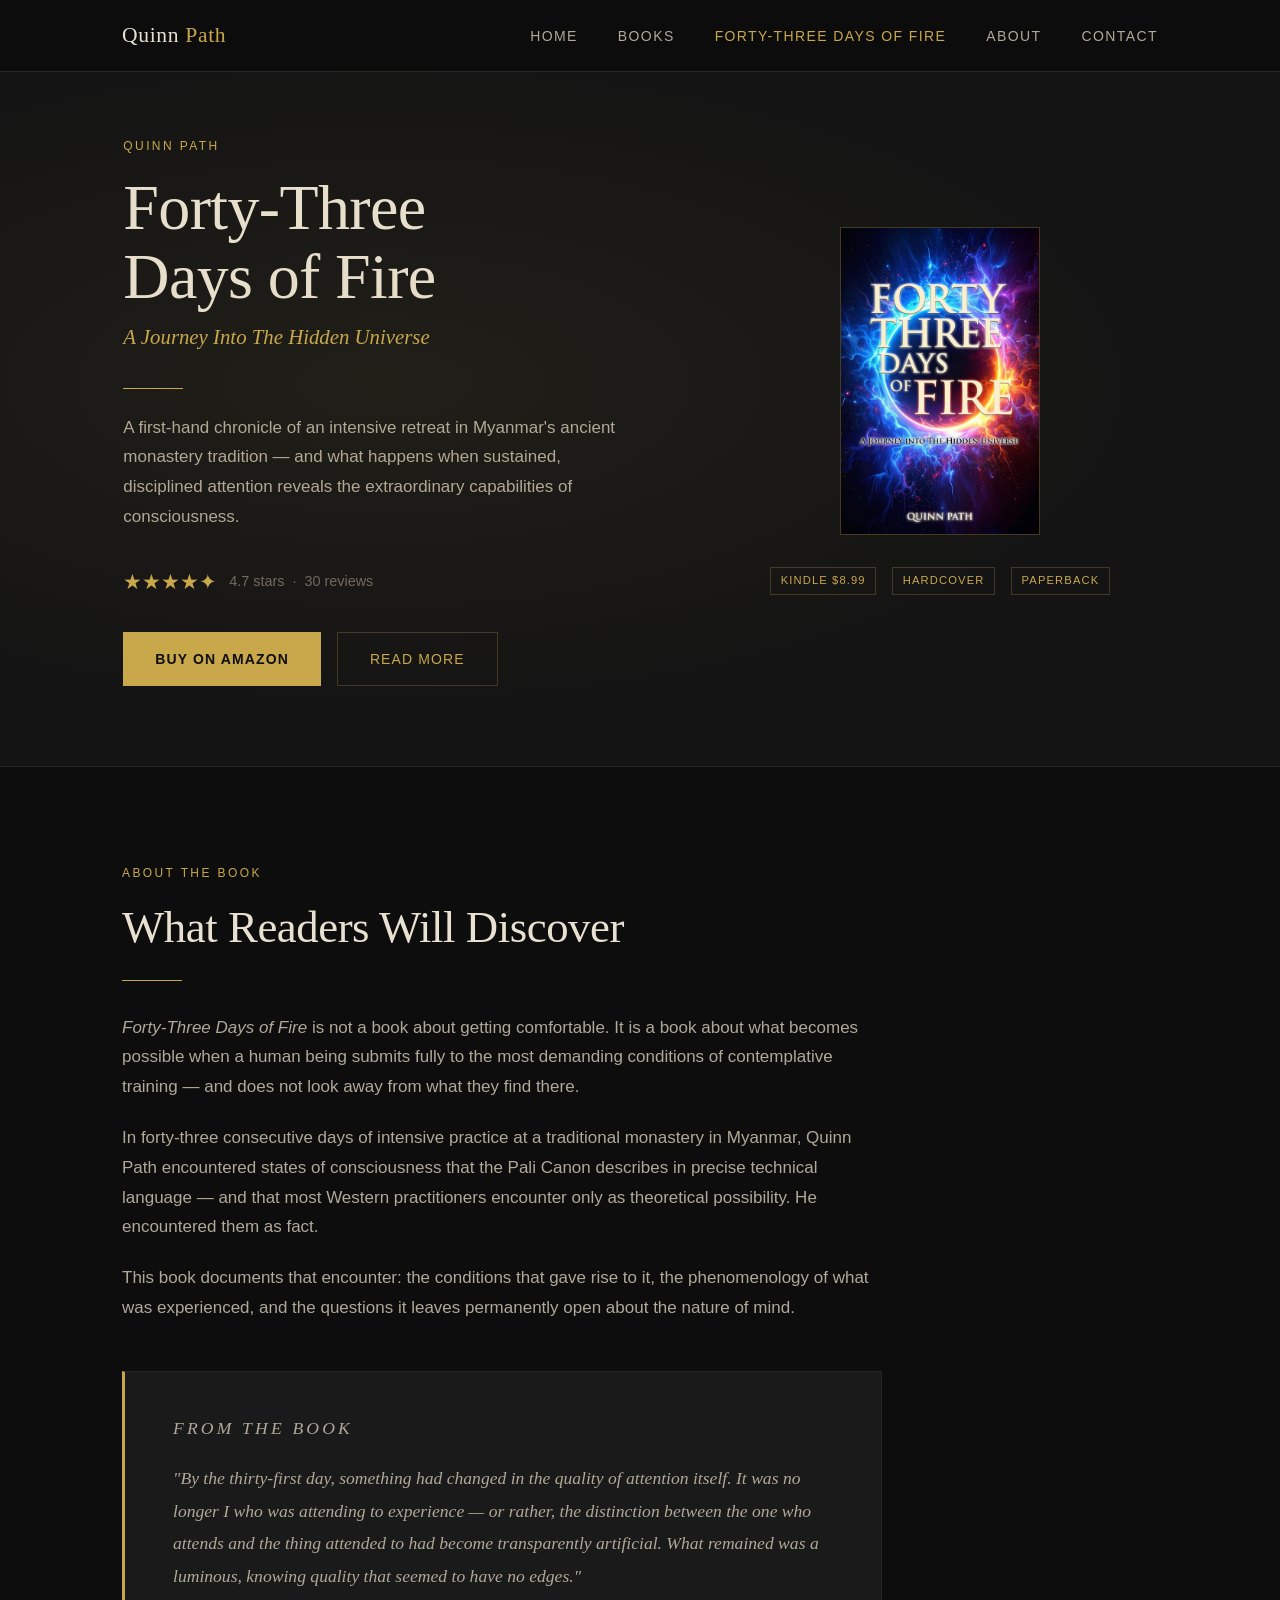
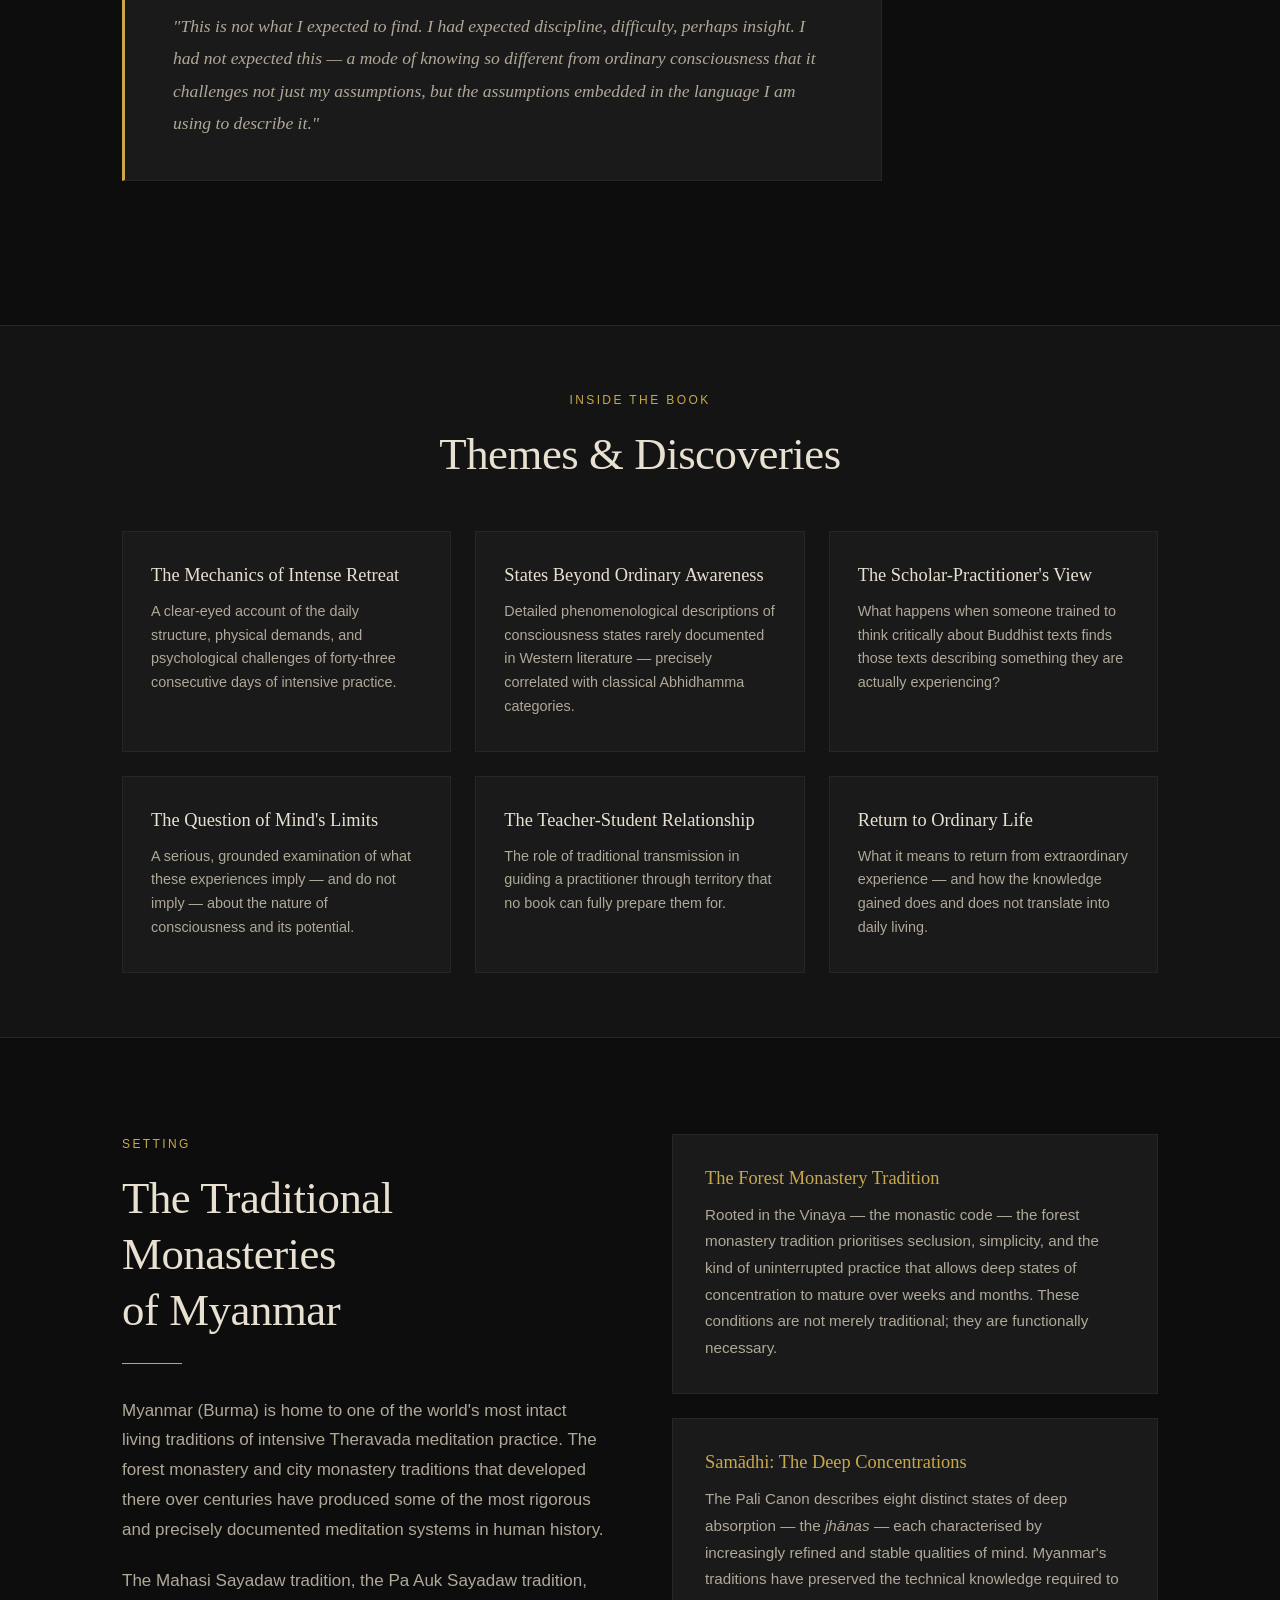
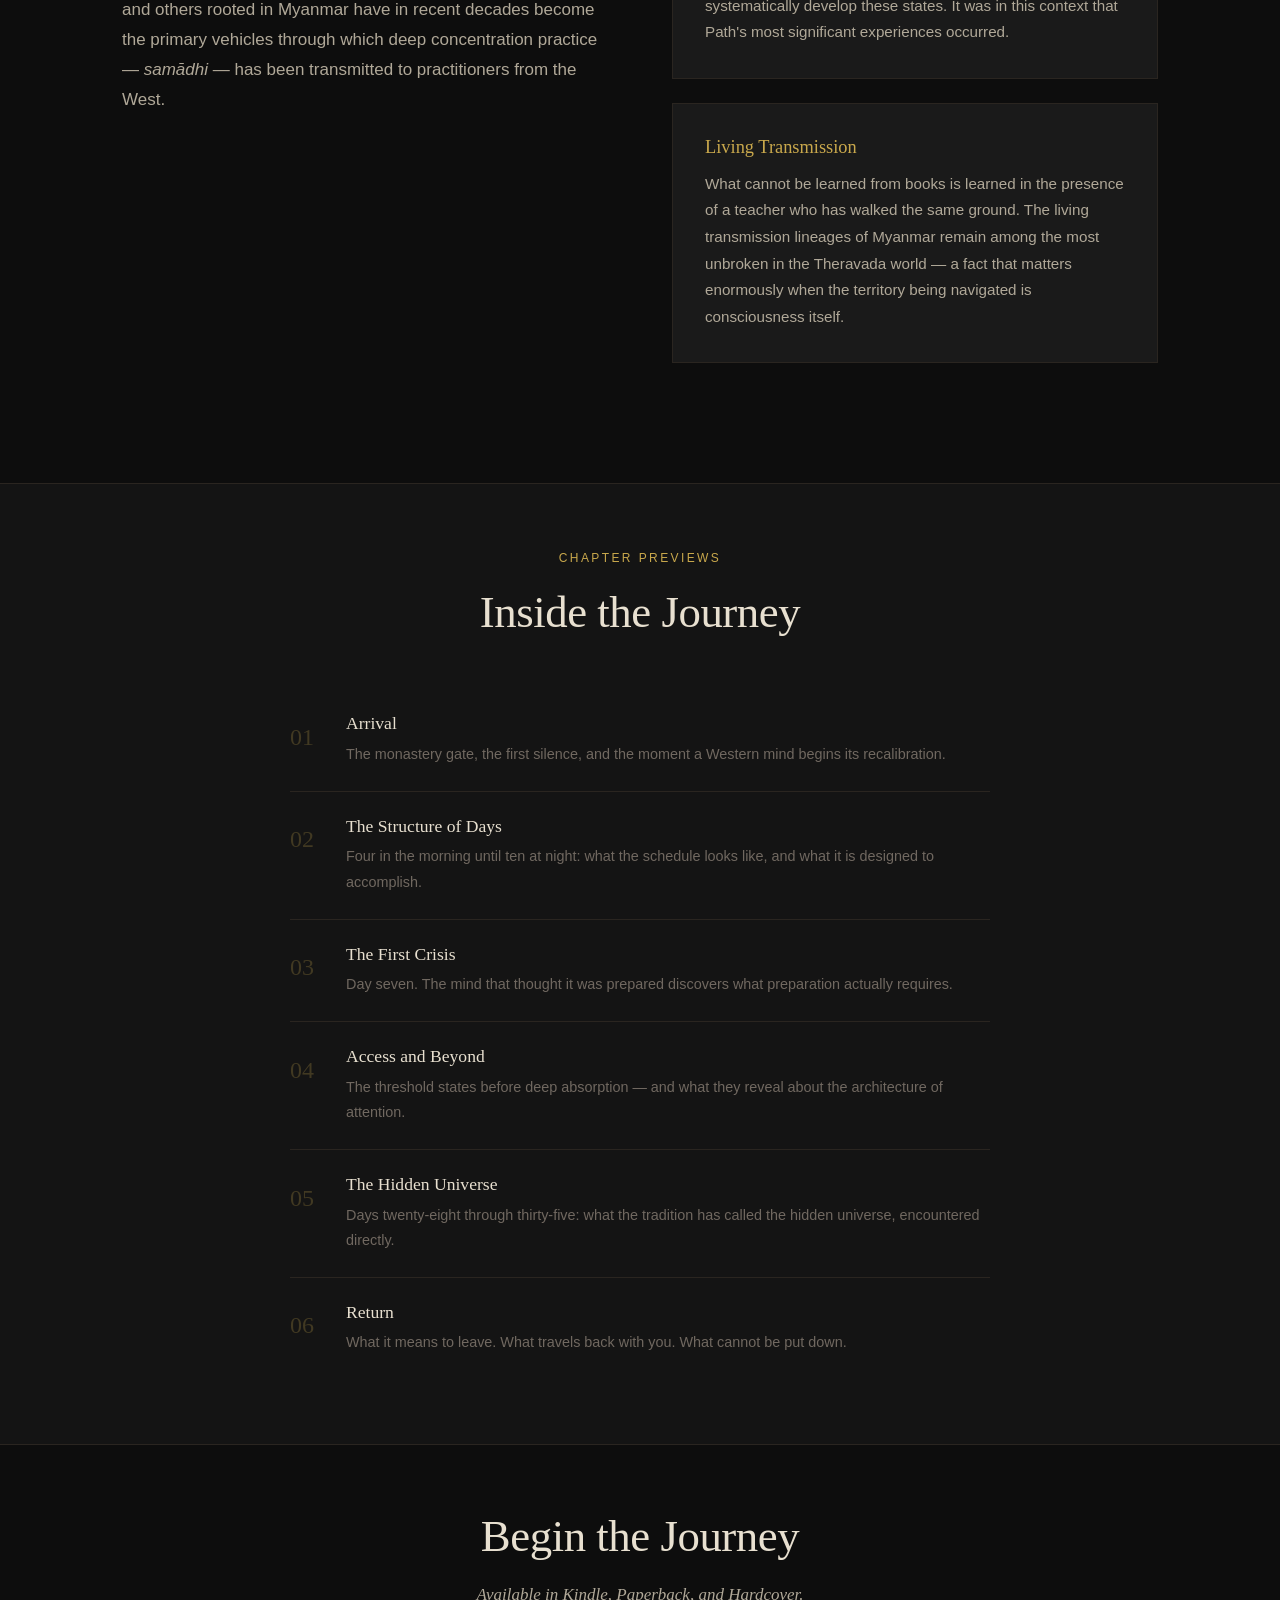
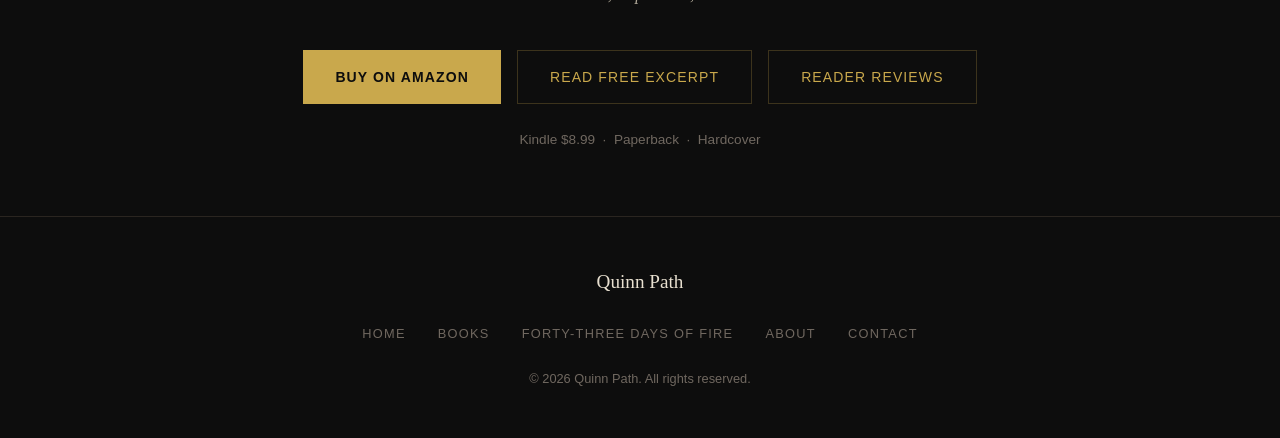
<file: forty-three-days.html>
<!DOCTYPE html>
<html lang="en">
<head>
  <meta charset="UTF-8">
  <meta name="viewport" content="width=device-width, initial-scale=1.0">
  <title>Forty-Three Days of Fire — Quinn Path</title>
  <meta name="description" content="Forty-Three Days of Fire: A Journey Into The Hidden Universe — Quinn Path's account of an intensive retreat in Myanmar documenting the extraordinary capabilities of human consciousness.">
  <meta name="keywords" content="Forty-Three Days of Fire, Quinn Path, Myanmar retreat, consciousness, Buddhist meditation, monastery, Theravada">
  <meta property="og:title" content="Forty-Three Days of Fire — Quinn Path">
  <meta property="og:description" content="A first-hand chronicle of an intensive retreat in Myanmar's ancient monastery tradition — and what it reveals about the hidden capabilities of consciousness.">
  <meta property="og:type" content="book">
  <link rel="icon" type="image/svg+xml" href="favicon.svg">
  <link rel="stylesheet" href="css/styles.css">
  <style>
    .ftdf-hero {
      min-height: 80vh;
      display: flex;
      align-items: center;
      padding: calc(var(--nav-h) + 4rem) 0 5rem;
      position: relative;
      overflow: hidden;
      background: var(--bg-secondary);
      border-bottom: 1px solid var(--border);
    }
    .ftdf-hero::before {
      content: '';
      position: absolute;
      inset: 0;
      background: radial-gradient(ellipse at 30% 50%, rgba(201,168,76,0.07) 0%, transparent 60%);
      pointer-events: none;
    }
    .ftdf-hero__inner {
      display: grid;
      grid-template-columns: 1.2fr 1fr;
      gap: 5rem;
      align-items: center;
    }
    .ftdf-title {
      font-size: clamp(2.5rem, 5vw, 4.2rem);
      line-height: 1.08;
      margin-bottom: 0.5rem;
    }
    .ftdf-subtitle {
      font-family: var(--font-serif);
      font-size: clamp(1rem, 2vw, 1.3rem);
      color: var(--gold);
      font-style: italic;
      margin-bottom: 2rem;
    }
    .ftdf-hero__aside {
      text-align: center;
    }
    .ftdf-book-graphic {
      width: 200px;
      height: 300px;
      background: var(--bg-raised);
      border: 1px solid var(--border-gold);
      display: flex;
      align-items: center;
      justify-content: center;
      margin: 0 auto 2rem;
      padding: 2rem;
      position: relative;
    }
    .ftdf-book-graphic::before {
      content: '';
      position: absolute;
      inset: 8px -8px -8px 8px;
      border: 1px solid var(--border);
    }
    .ftdf-book-graphic-text {
      font-family: var(--font-serif);
      font-size: 0.9rem;
      color: var(--text-muted);
      font-style: italic;
      text-align: center;
      line-height: 1.6;
    }
    .rating-row {
      display: flex;
      align-items: center;
      gap: 0.75rem;
      margin-bottom: 2rem;
    }
    .rating-stars {
      font-size: 1.3rem;
      color: var(--gold);
    }
    .rating-text {
      font-size: 0.9rem;
      color: var(--text-muted);
    }

    .chapter-list {
      list-style: none;
      counter-reset: chapters;
    }
    .chapter-list li {
      counter-increment: chapters;
      display: flex;
      gap: 1.5rem;
      padding: 1.5rem 0;
      border-bottom: 1px solid var(--border);
    }
    .chapter-list li:last-child { border-bottom: none; }
    .chapter-list li::before {
      content: counter(chapters, decimal-leading-zero);
      font-family: var(--font-serif);
      font-size: 1.5rem;
      color: var(--border-gold);
      min-width: 2rem;
      margin-top: 0.1em;
    }
    .chapter-info h4 {
      font-family: var(--font-serif);
      font-size: 1.1rem;
      margin-bottom: 0.4rem;
      color: var(--text-primary);
    }
    .chapter-info p {
      font-size: 0.9rem;
      color: var(--text-muted);
      margin: 0;
    }

    .monastery-card {
      background: var(--bg-card);
      border: 1px solid var(--border);
      padding: 2rem;
      margin-bottom: 1.5rem;
    }
    .monastery-card h4 {
      font-family: var(--font-serif);
      font-size: 1.15rem;
      color: var(--gold);
      margin-bottom: 0.75rem;
    }
    .monastery-card p {
      font-size: 0.95rem;
      color: var(--text-secondary);
      margin: 0;
    }

    .excerpt-block {
      background: var(--bg-card);
      border: 1px solid var(--border);
      border-left: 3px solid var(--gold);
      padding: 2.5rem 3rem;
      margin: 3rem 0;
    }
    .excerpt-block p {
      font-family: var(--font-serif);
      font-size: 1.1rem;
      color: var(--text-secondary);
      line-height: 1.85;
      font-style: italic;
      margin-bottom: 1em;
    }
    .excerpt-block p:last-child { margin-bottom: 0; }
    .excerpt-label {
      font-size: 0.7rem;
      letter-spacing: 0.18em;
      text-transform: uppercase;
      color: var(--gold-dim);
      margin-bottom: 1.5rem;
    }

    @media (max-width: 768px) {
      .ftdf-hero__inner {
        grid-template-columns: 1fr;
        gap: 3rem;
      }
      .ftdf-hero__aside {
        order: -1;
      }
      .excerpt-block {
        padding: 1.75rem;
      }
    }
  </style>
</head>
<body>

  <!-- Navigation -->
  <nav class="nav" role="navigation" aria-label="Main navigation">
    <div class="nav__inner">
      <a href="index.html" class="nav__logo">Quinn <span>Path</span></a>
      <button class="nav__toggle" aria-label="Toggle menu" aria-expanded="false">
        <span></span><span></span><span></span>
      </button>
      <ul class="nav__links">
        <li><a href="index.html">Home</a></li>
        <li><a href="books.html">Books</a></li>
        <li><a href="forty-three-days.html">Forty-Three Days of Fire</a></li>
        <li><a href="about.html">About</a></li>
        <li><a href="contact.html">Contact</a></li>
      </ul>
    </div>
  </nav>

  <!-- Hero -->
  <section class="ftdf-hero">
    <div class="container">
      <div class="ftdf-hero__inner">
        <div>
          <p class="section-label">Quinn Path</p>
          <h1 class="ftdf-title">Forty-Three<br>Days of Fire</h1>
          <p class="ftdf-subtitle">A Journey Into The Hidden Universe</p>
          <div class="divider"></div>
          <p style="color:var(--text-secondary);max-width:520px;margin-bottom:2rem;">
            A first-hand chronicle of an intensive retreat in Myanmar's ancient
            monastery tradition — and what happens when sustained, disciplined
            attention reveals the extraordinary capabilities of consciousness.
          </p>
          <div class="rating-row">
            <span class="rating-stars">★★★★✦</span>
            <span class="rating-text">4.7 stars &nbsp;·&nbsp; 30 reviews</span>
          </div>
          <div style="display:flex;gap:1rem;flex-wrap:wrap;">
            <a href="https://www.amazon.com/Forty-Three-Days-Fire-Journey-Universe-ebook/dp/B0FL7WWPM6/" target="_blank" rel="noopener" class="btn btn--gold">Buy on Amazon</a>
            <a href="#about-the-book" class="btn btn--outline">Read More</a>
          </div>
        </div>
        <div class="ftdf-hero__aside">
          <img src="Forty-Three-Days-Of-Fire-Kindle_cover_ebook.jpg" alt="Forty-Three Days of Fire book cover" style="max-width:200px;width:100%;margin:0 auto 2rem;border:1px solid var(--border-gold);display:block;">
          <div style="display:flex;justify-content:center;gap:1rem;flex-wrap:wrap;">
            <span class="format-tag">Kindle $8.99</span>
            <span class="format-tag">Hardcover</span>
            <span class="format-tag">Paperback</span>
          </div>
        </div>
      </div>
    </div>
  </section>

  <!-- About the Book -->
  <section class="section" id="about-the-book">
    <div class="container">
      <div style="max-width:760px;">
        <p class="section-label reveal">About the Book</p>
        <h2 class="reveal" style="margin-bottom:1rem;">What Readers Will Discover</h2>
        <div class="divider reveal"></div>

        <div style="color:var(--text-secondary);margin-top:2rem;" class="reveal">
          <p>
            <em>Forty-Three Days of Fire</em> is not a book about getting comfortable.
            It is a book about what becomes possible when a human being submits fully
            to the most demanding conditions of contemplative training — and does not
            look away from what they find there.
          </p>
          <p>
            In forty-three consecutive days of intensive practice at a traditional
            monastery in Myanmar, Quinn Path encountered states of consciousness
            that the Pali Canon describes in precise technical language — and that
            most Western practitioners encounter only as theoretical possibility.
            He encountered them as fact.
          </p>
          <p>
            This book documents that encounter: the conditions that gave rise to it,
            the phenomenology of what was experienced, and the questions it leaves
            permanently open about the nature of mind.
          </p>
        </div>

        <div class="excerpt-block reveal">
          <p class="excerpt-label">From the Book</p>
          <p>
            "By the thirty-first day, something had changed in the quality of attention
            itself. It was no longer I who was attending to experience — or rather, the
            distinction between the one who attends and the thing attended to had become
            transparently artificial. What remained was a luminous, knowing quality
            that seemed to have no edges."
          </p>
          <p>
            "This is not what I expected to find. I had expected discipline, difficulty,
            perhaps insight. I had not expected this — a mode of knowing so different
            from ordinary consciousness that it challenges not just my assumptions,
            but the assumptions embedded in the language I am using to describe it."
          </p>
        </div>
      </div>
    </div>
  </section>

  <!-- What You'll Discover Grid -->
  <section class="section--sm" style="background:var(--bg-secondary);border-top:1px solid var(--border);border-bottom:1px solid var(--border);">
    <div class="container">
      <p class="section-label text-center reveal">Inside the Book</p>
      <h2 class="text-center reveal" style="margin-bottom:3rem;">Themes &amp; Discoveries</h2>
      <div style="display:grid;grid-template-columns:repeat(auto-fill,minmax(260px,1fr));gap:1.5rem;">

        <div class="book-card reveal">
          <h4 class="book-card__title" style="margin-bottom:0.75rem;">The Mechanics of Intense Retreat</h4>
          <p class="book-card__desc">A clear-eyed account of the daily structure, physical demands, and psychological challenges of forty-three consecutive days of intensive practice.</p>
        </div>

        <div class="book-card reveal">
          <h4 class="book-card__title" style="margin-bottom:0.75rem;">States Beyond Ordinary Awareness</h4>
          <p class="book-card__desc">Detailed phenomenological descriptions of consciousness states rarely documented in Western literature — precisely correlated with classical Abhidhamma categories.</p>
        </div>

        <div class="book-card reveal">
          <h4 class="book-card__title" style="margin-bottom:0.75rem;">The Scholar-Practitioner's View</h4>
          <p class="book-card__desc">What happens when someone trained to think critically about Buddhist texts finds those texts describing something they are actually experiencing?</p>
        </div>

        <div class="book-card reveal">
          <h4 class="book-card__title" style="margin-bottom:0.75rem;">The Question of Mind's Limits</h4>
          <p class="book-card__desc">A serious, grounded examination of what these experiences imply — and do not imply — about the nature of consciousness and its potential.</p>
        </div>

        <div class="book-card reveal">
          <h4 class="book-card__title" style="margin-bottom:0.75rem;">The Teacher-Student Relationship</h4>
          <p class="book-card__desc">The role of traditional transmission in guiding a practitioner through territory that no book can fully prepare them for.</p>
        </div>

        <div class="book-card reveal">
          <h4 class="book-card__title" style="margin-bottom:0.75rem;">Return to Ordinary Life</h4>
          <p class="book-card__desc">What it means to return from extraordinary experience — and how the knowledge gained does and does not translate into daily living.</p>
        </div>

      </div>
    </div>
  </section>

  <!-- Myanmar Monasteries -->
  <section class="section">
    <div class="container">
      <div style="display:grid;grid-template-columns:1fr 1fr;gap:4rem;align-items:start;">
        <div>
          <p class="section-label reveal">Setting</p>
          <h2 class="reveal" style="margin-bottom:1rem;">The Traditional Monasteries<br>of Myanmar</h2>
          <div class="divider reveal"></div>
          <div style="color:var(--text-secondary);margin-top:2rem;" class="reveal">
            <p>
              Myanmar (Burma) is home to one of the world's most intact living traditions
              of intensive Theravada meditation practice. The forest monastery and city
              monastery traditions that developed there over centuries have produced
              some of the most rigorous and precisely documented meditation systems
              in human history.
            </p>
            <p>
              The Mahasi Sayadaw tradition, the Pa Auk Sayadaw tradition, and others
              rooted in Myanmar have in recent decades become the primary vehicles
              through which deep concentration practice — <em>samādhi</em> — has been
              transmitted to practitioners from the West.
            </p>
          </div>
        </div>
        <div class="reveal">
          <div class="monastery-card">
            <h4>The Forest Monastery Tradition</h4>
            <p>
              Rooted in the Vinaya — the monastic code — the forest monastery tradition
              prioritises seclusion, simplicity, and the kind of uninterrupted practice
              that allows deep states of concentration to mature over weeks and months.
              These conditions are not merely traditional; they are functionally necessary.
            </p>
          </div>
          <div class="monastery-card">
            <h4>Samādhi: The Deep Concentrations</h4>
            <p>
              The Pali Canon describes eight distinct states of deep absorption —
              the <em>jhānas</em> — each characterised by increasingly refined and
              stable qualities of mind. Myanmar's traditions have preserved the
              technical knowledge required to systematically develop these states.
              It was in this context that Path's most significant experiences occurred.
            </p>
          </div>
          <div class="monastery-card">
            <h4>Living Transmission</h4>
            <p>
              What cannot be learned from books is learned in the presence of a teacher
              who has walked the same ground. The living transmission lineages of Myanmar
              remain among the most unbroken in the Theravada world — a fact that matters
              enormously when the territory being navigated is consciousness itself.
            </p>
          </div>
        </div>
      </div>
    </div>
  </section>

  <!-- Chapter Preview -->
  <section class="section--sm" style="background:var(--bg-secondary);border-top:1px solid var(--border);border-bottom:1px solid var(--border);">
    <div class="container">
      <p class="section-label text-center reveal">Chapter Previews</p>
      <h2 class="text-center reveal" style="margin-bottom:3rem;">Inside the Journey</h2>
      <div style="max-width:700px;margin:0 auto;">
        <ul class="chapter-list">
          <li class="reveal">
            <div class="chapter-info">
              <h4>Arrival</h4>
              <p>The monastery gate, the first silence, and the moment a Western mind begins its recalibration.</p>
            </div>
          </li>
          <li class="reveal">
            <div class="chapter-info">
              <h4>The Structure of Days</h4>
              <p>Four in the morning until ten at night: what the schedule looks like, and what it is designed to accomplish.</p>
            </div>
          </li>
          <li class="reveal">
            <div class="chapter-info">
              <h4>The First Crisis</h4>
              <p>Day seven. The mind that thought it was prepared discovers what preparation actually requires.</p>
            </div>
          </li>
          <li class="reveal">
            <div class="chapter-info">
              <h4>Access and Beyond</h4>
              <p>The threshold states before deep absorption — and what they reveal about the architecture of attention.</p>
            </div>
          </li>
          <li class="reveal">
            <div class="chapter-info">
              <h4>The Hidden Universe</h4>
              <p>Days twenty-eight through thirty-five: what the tradition has called the hidden universe, encountered directly.</p>
            </div>
          </li>
          <li class="reveal">
            <div class="chapter-info">
              <h4>Return</h4>
              <p>What it means to leave. What travels back with you. What cannot be put down.</p>
            </div>
          </li>
        </ul>
      </div>
    </div>
  </section>

  <!-- CTA -->
  <section class="section--sm">
    <div class="container text-center">
      <h2 class="reveal" style="margin-bottom:1rem;">Begin the Journey</h2>
      <p style="color:var(--text-secondary);max-width:460px;margin:0 auto 2.5rem;font-family:var(--font-serif);font-style:italic;" class="reveal">
        Available in Kindle, Paperback, and Hardcover.
      </p>
      <div class="reveal" style="display:flex;gap:1rem;justify-content:center;flex-wrap:wrap;">
        <a href="https://www.amazon.com/Forty-Three-Days-Fire-Journey-Universe-ebook/dp/B0FL7WWPM6/" target="_blank" rel="noopener" class="btn btn--gold">Buy on Amazon</a>
        <a href="read-free.html" class="btn btn--outline">Read Free Excerpt</a>
        <a href="reviews.html" class="btn btn--outline">Reader Reviews</a>
      </div>
      <p style="color:var(--text-muted);font-size:0.85rem;margin-top:1.5rem;" class="reveal">
        Kindle $8.99 &nbsp;·&nbsp; Paperback &nbsp;·&nbsp; Hardcover
      </p>
    </div>
  </section>

  <!-- Footer -->
  <footer class="footer">
    <div class="container">
      <div class="footer__name">Quinn Path</div>
      <ul class="footer__links">
        <li><a href="index.html">Home</a></li>
        <li><a href="books.html">Books</a></li>
        <li><a href="forty-three-days.html">Forty-Three Days of Fire</a></li>
        <li><a href="about.html">About</a></li>
        <li><a href="contact.html">Contact</a></li>
      </ul>
      <p class="footer__copy">&copy; <span id="yr"></span> Quinn Path. All rights reserved.</p>
    </div>
  </footer>

  <script>document.getElementById('yr').textContent = new Date().getFullYear();</script>
  <script src="js/main.js"></script>
</body>
</html>
</file>
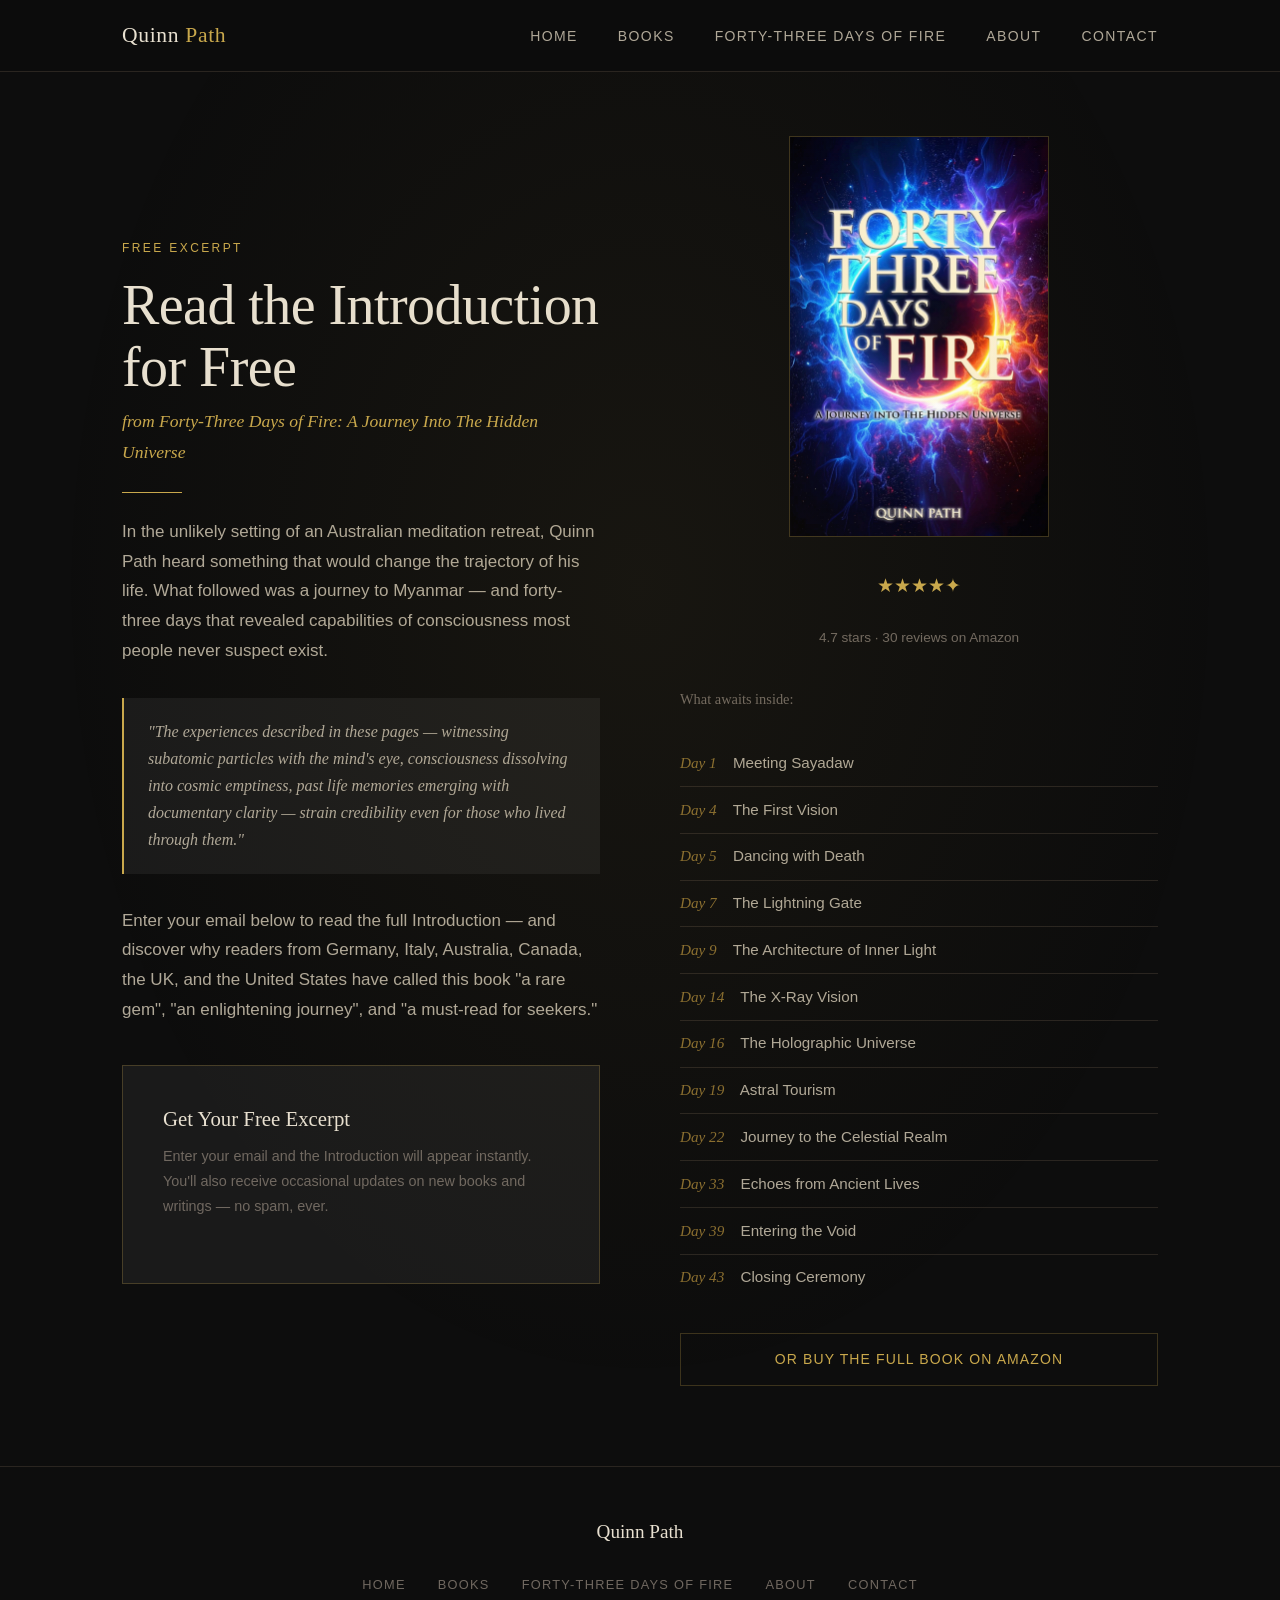
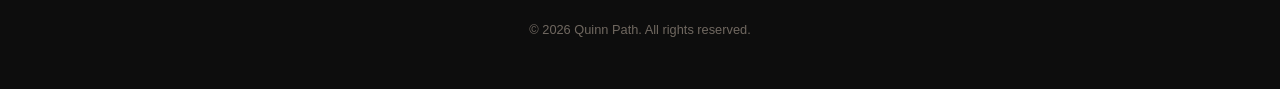
<file: read-free.html>
<!DOCTYPE html>
<html lang="en">
<head>
  <meta charset="UTF-8">
  <meta name="viewport" content="width=device-width, initial-scale=1.0">
  <title>Read Free Excerpt — Forty-Three Days of Fire — Quinn Path</title>
  <meta name="description" content="Get a free excerpt from Forty-Three Days of Fire by Quinn Path — an extraordinary account of an intensive meditation retreat in Myanmar that reveals the hidden capabilities of human consciousness.">
  <meta name="keywords" content="Quinn Path free chapter, Forty-Three Days of Fire excerpt, meditation book, Myanmar retreat, consciousness">
  <meta property="og:title" content="Free Excerpt — Forty-Three Days of Fire">
  <meta property="og:description" content="Get the Introduction to Quinn Path's extraordinary account of an intensive meditation retreat in Myanmar — free.">
  <meta property="og:type" content="book">
  <link rel="icon" type="image/svg+xml" href="favicon.svg">
  <link rel="stylesheet" href="css/styles.css">
  <!-- MailerLite Universal -->
  <script>
    (function(w,d,e,u,f,l,n){w[f]=w[f]||function(){(w[f].q=w[f].q||[])
    .push(arguments);},l=d.createElement(e),l.async=1,l.src=u,
    n=d.getElementsByTagName(e)[0],n.parentNode.insertBefore(l,n);})
    (window,document,'script','https://assets.mailerlite.com/js/universal.js','ml');
    ml('account', '2211845');
  </script>
  <!-- End MailerLite Universal -->
  <style>
    .landing-hero {
      min-height: 90vh;
      display: flex;
      align-items: center;
      padding: calc(var(--nav-h) + 4rem) 0 5rem;
      position: relative;
    }
    .landing-hero::before {
      content: '';
      position: absolute;
      inset: 0;
      background: radial-gradient(ellipse at 50% 40%, rgba(201,168,76,0.06) 0%, transparent 65%);
      pointer-events: none;
    }
    .landing-inner {
      display: grid;
      grid-template-columns: 1fr 1fr;
      gap: 5rem;
      align-items: center;
    }
    .landing-cover {
      max-width: 260px;
      margin: 0 auto;
      border: 1px solid var(--border-gold);
    }
    .teaser-quote {
      border-left: 2px solid var(--gold);
      padding: 1.25rem 1.5rem;
      margin: 2rem 0;
      background: var(--bg-card);
    }
    .teaser-quote p {
      font-family: var(--font-serif);
      font-size: 1rem;
      font-style: italic;
      color: var(--text-secondary);
      line-height: 1.7;
      margin: 0;
    }
    .signup-box {
      background: var(--bg-card);
      border: 1px solid var(--border-gold);
      padding: 2.5rem;
      margin-top: 2.5rem;
    }
    .signup-box h3 {
      font-family: var(--font-serif);
      font-size: 1.3rem;
      margin-bottom: 0.75rem;
      color: var(--text-primary);
    }
    .signup-box p {
      color: var(--text-muted);
      font-size: 0.9rem;
      margin-bottom: 1.5rem;
    }
    .chapter-toc {
      list-style: none;
      margin: 2rem 0;
    }
    .chapter-toc li {
      padding: 0.6rem 0;
      border-bottom: 1px solid var(--border);
      color: var(--text-secondary);
      font-size: 0.95rem;
    }
    .chapter-toc li:last-child { border-bottom: none; }
    .chapter-toc li span {
      color: var(--gold-dim);
      margin-right: 0.75rem;
      font-family: var(--font-serif);
      font-style: italic;
    }
    @media (max-width: 768px) {
      .landing-inner {
        grid-template-columns: 1fr;
        gap: 3rem;
      }
      .landing-cover {
        max-width: 200px;
      }
      .signup-box { padding: 1.75rem; }
    }
  </style>
</head>
<body>

  <!-- Navigation -->
  <nav class="nav" role="navigation" aria-label="Main navigation">
    <div class="nav__inner">
      <a href="index.html" class="nav__logo">Quinn <span>Path</span></a>
      <button class="nav__toggle" aria-label="Toggle menu" aria-expanded="false">
        <span></span><span></span><span></span>
      </button>
      <ul class="nav__links">
        <li><a href="index.html">Home</a></li>
        <li><a href="books.html">Books</a></li>
        <li><a href="forty-three-days.html">Forty-Three Days of Fire</a></li>
        <li><a href="about.html">About</a></li>
        <li><a href="contact.html">Contact</a></li>
      </ul>
    </div>
  </nav>

  <!-- Landing Hero -->
  <section class="landing-hero">
    <div class="container">
      <div class="landing-inner">

        <div>
          <p class="section-label">Free Excerpt</p>
          <h1 style="font-size:clamp(2rem,4.5vw,3.5rem);line-height:1.1;margin-bottom:0.5rem;">Read the Introduction<br>for Free</h1>
          <p style="font-family:var(--font-serif);font-style:italic;color:var(--gold);font-size:1.1rem;margin-bottom:1.5rem;">from Forty-Three Days of Fire: A Journey Into The Hidden Universe</p>
          <div class="divider"></div>

          <p style="color:var(--text-secondary);margin-top:1.5rem;">
            In the unlikely setting of an Australian meditation retreat, Quinn Path heard something that would change the trajectory of his life. What followed was a journey to Myanmar — and forty-three days that revealed capabilities of consciousness most people never suspect exist.
          </p>

          <div class="teaser-quote">
            <p>"The experiences described in these pages — witnessing subatomic particles with the mind's eye, consciousness dissolving into cosmic emptiness, past life memories emerging with documentary clarity — strain credibility even for those who lived through them."</p>
          </div>

          <p style="color:var(--text-secondary);">
            Enter your email below to read the full Introduction — and discover why readers from Germany, Italy, Australia, Canada, the UK, and the United States have called this book "a rare gem", "an enlightening journey", and "a must-read for seekers."
          </p>

          <div class="signup-box">
            <h3>Get Your Free Excerpt</h3>
            <p>Enter your email and the Introduction will appear instantly. You'll also receive occasional updates on new books and writings — no spam, ever.</p>
            <div class="ml-embedded" data-form="SwRHc8"></div>
          </div>
        </div>

        <div>
          <img src="Forty-Three-Days-Of-Fire-Kindle_cover_ebook.jpg" alt="Forty-Three Days of Fire book cover" class="landing-cover">

          <p style="text-align:center;color:var(--gold);font-size:1.2rem;margin-top:2rem;">★★★★✦</p>
          <p style="text-align:center;color:var(--text-muted);font-size:0.85rem;">4.7 stars · 30 reviews on Amazon</p>

          <h4 style="font-family:var(--font-serif);color:var(--text-muted);font-size:0.9rem;margin-top:2.5rem;margin-bottom:0.5rem;">What awaits inside:</h4>
          <ul class="chapter-toc">
            <li><span>Day 1</span> Meeting Sayadaw</li>
            <li><span>Day 4</span> The First Vision</li>
            <li><span>Day 5</span> Dancing with Death</li>
            <li><span>Day 7</span> The Lightning Gate</li>
            <li><span>Day 9</span> The Architecture of Inner Light</li>
            <li><span>Day 14</span> The X-Ray Vision</li>
            <li><span>Day 16</span> The Holographic Universe</li>
            <li><span>Day 19</span> Astral Tourism</li>
            <li><span>Day 22</span> Journey to the Celestial Realm</li>
            <li><span>Day 33</span> Echoes from Ancient Lives</li>
            <li><span>Day 39</span> Entering the Void</li>
            <li><span>Day 43</span> Closing Ceremony</li>
          </ul>

          <div style="text-align:center;margin-top:2rem;">
            <a href="https://www.amazon.com/Forty-Three-Days-Fire-Journey-Universe-ebook/dp/B0FL7WWPM6/" target="_blank" rel="noopener" class="btn btn--outline" style="width:100%;justify-content:center;">Or Buy the Full Book on Amazon</a>
          </div>
        </div>

      </div>
    </div>
  </section>

  <!-- Footer -->
  <footer class="footer">
    <div class="container">
      <div class="footer__name">Quinn Path</div>
      <ul class="footer__links">
        <li><a href="index.html">Home</a></li>
        <li><a href="books.html">Books</a></li>
        <li><a href="forty-three-days.html">Forty-Three Days of Fire</a></li>
        <li><a href="about.html">About</a></li>
        <li><a href="contact.html">Contact</a></li>
      </ul>
      <p class="footer__copy">&copy; <span id="yr"></span> Quinn Path. All rights reserved.</p>
    </div>
  </footer>

  <script>document.getElementById('yr').textContent = new Date().getFullYear();</script>
  <script src="js/main.js"></script>
  <script>
    // Show excerpt link after MailerLite form submission
    (function() {
      var observer = new MutationObserver(function(mutations) {
        mutations.forEach(function(m) {
          m.addedNodes.forEach(function(node) {
            if (node.nodeType === 1) {
              var success = node.querySelector && node.querySelector('.ml-form-successBody');
              if (!success && node.classList && node.classList.contains('ml-form-successBody')) {
                success = node;
              }
              if (success) {
                success.innerHTML = '<div style="text-align:center;padding:2rem 0;">' +
                  '<p style="font-family:Georgia,serif;font-size:1.3rem;color:#e8e0d0;margin-bottom:1.5rem;">Thank you for subscribing!</p>' +
                  '<a href="excerpt.html" style="display:inline-block;padding:0.85rem 2rem;background:#c9a84c;color:#0d0d0d;font-weight:600;font-size:0.875rem;letter-spacing:0.08em;text-transform:uppercase;text-decoration:none;">Read the Free Excerpt Now</a>' +
                  '</div>';
              }
            }
          });
        });
      });
      observer.observe(document.body, { childList: true, subtree: true });
    })();
  </script>
</body>
</html>
</file>
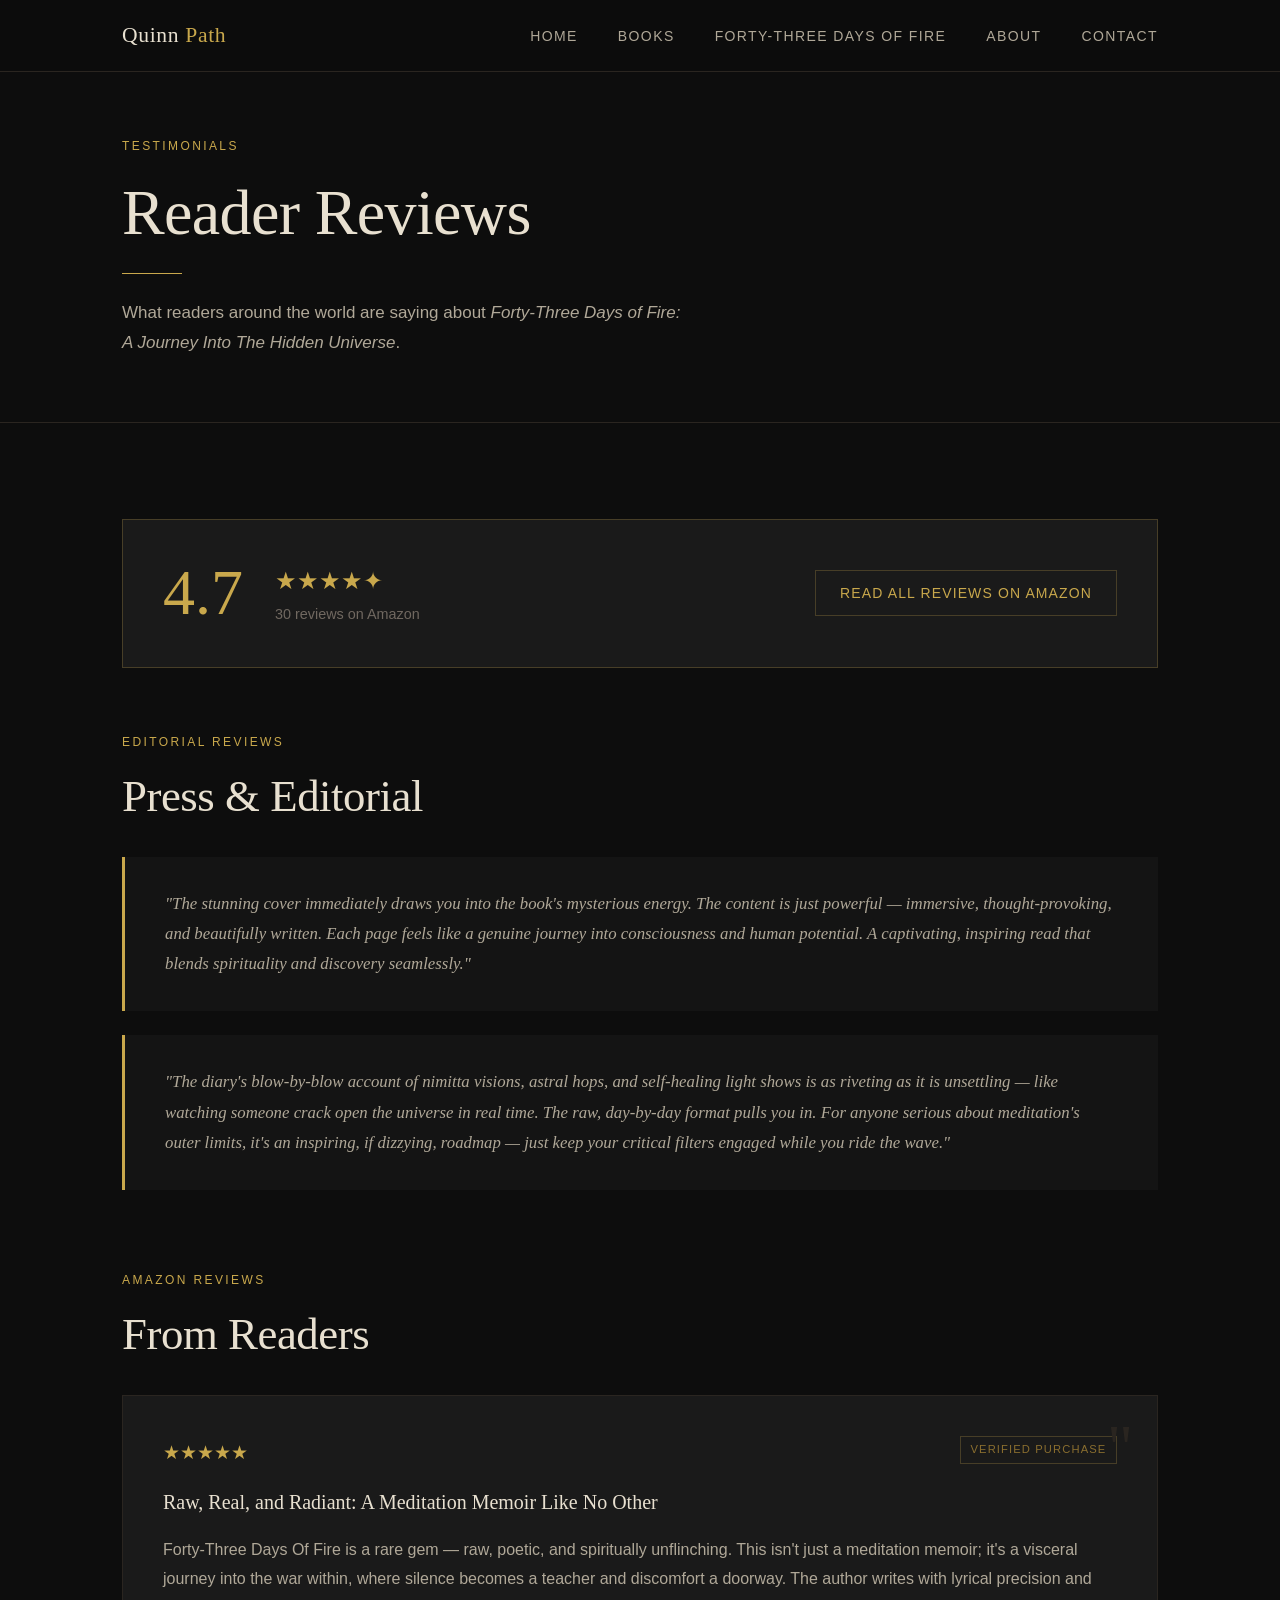
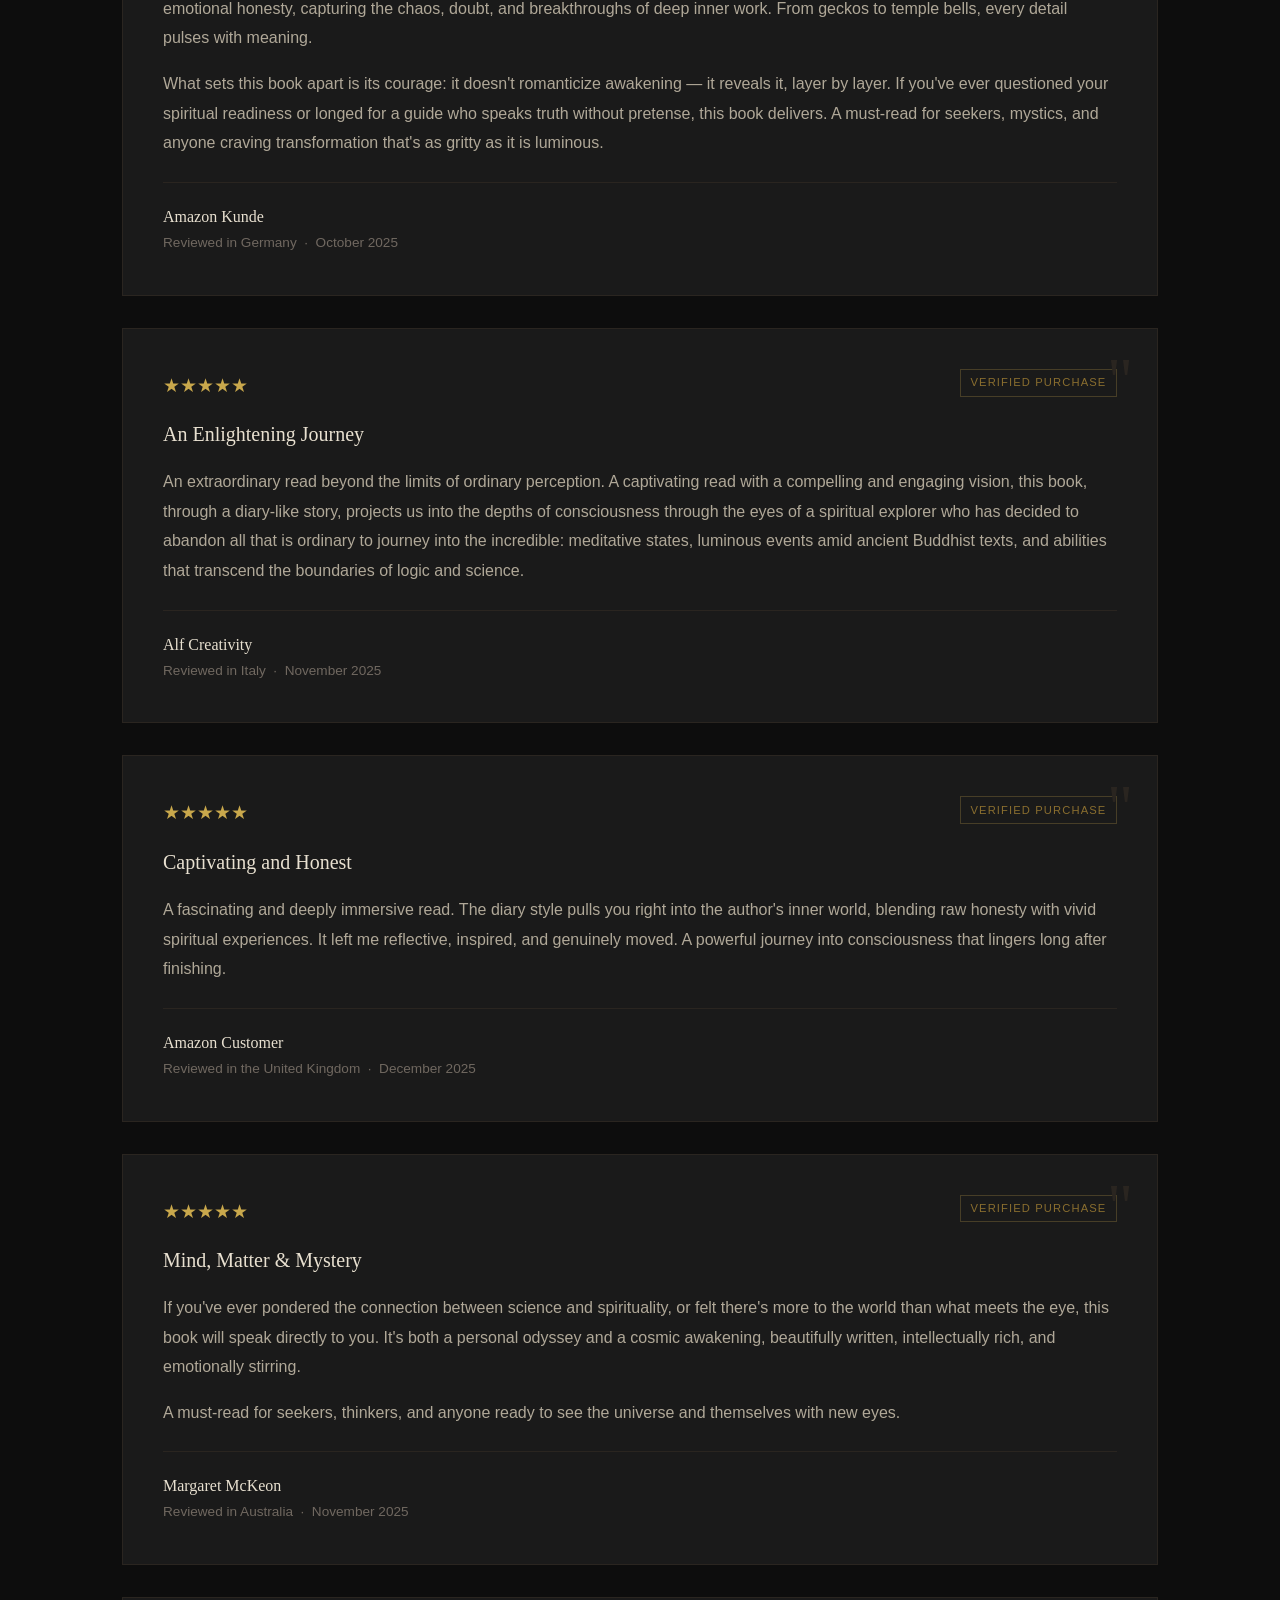
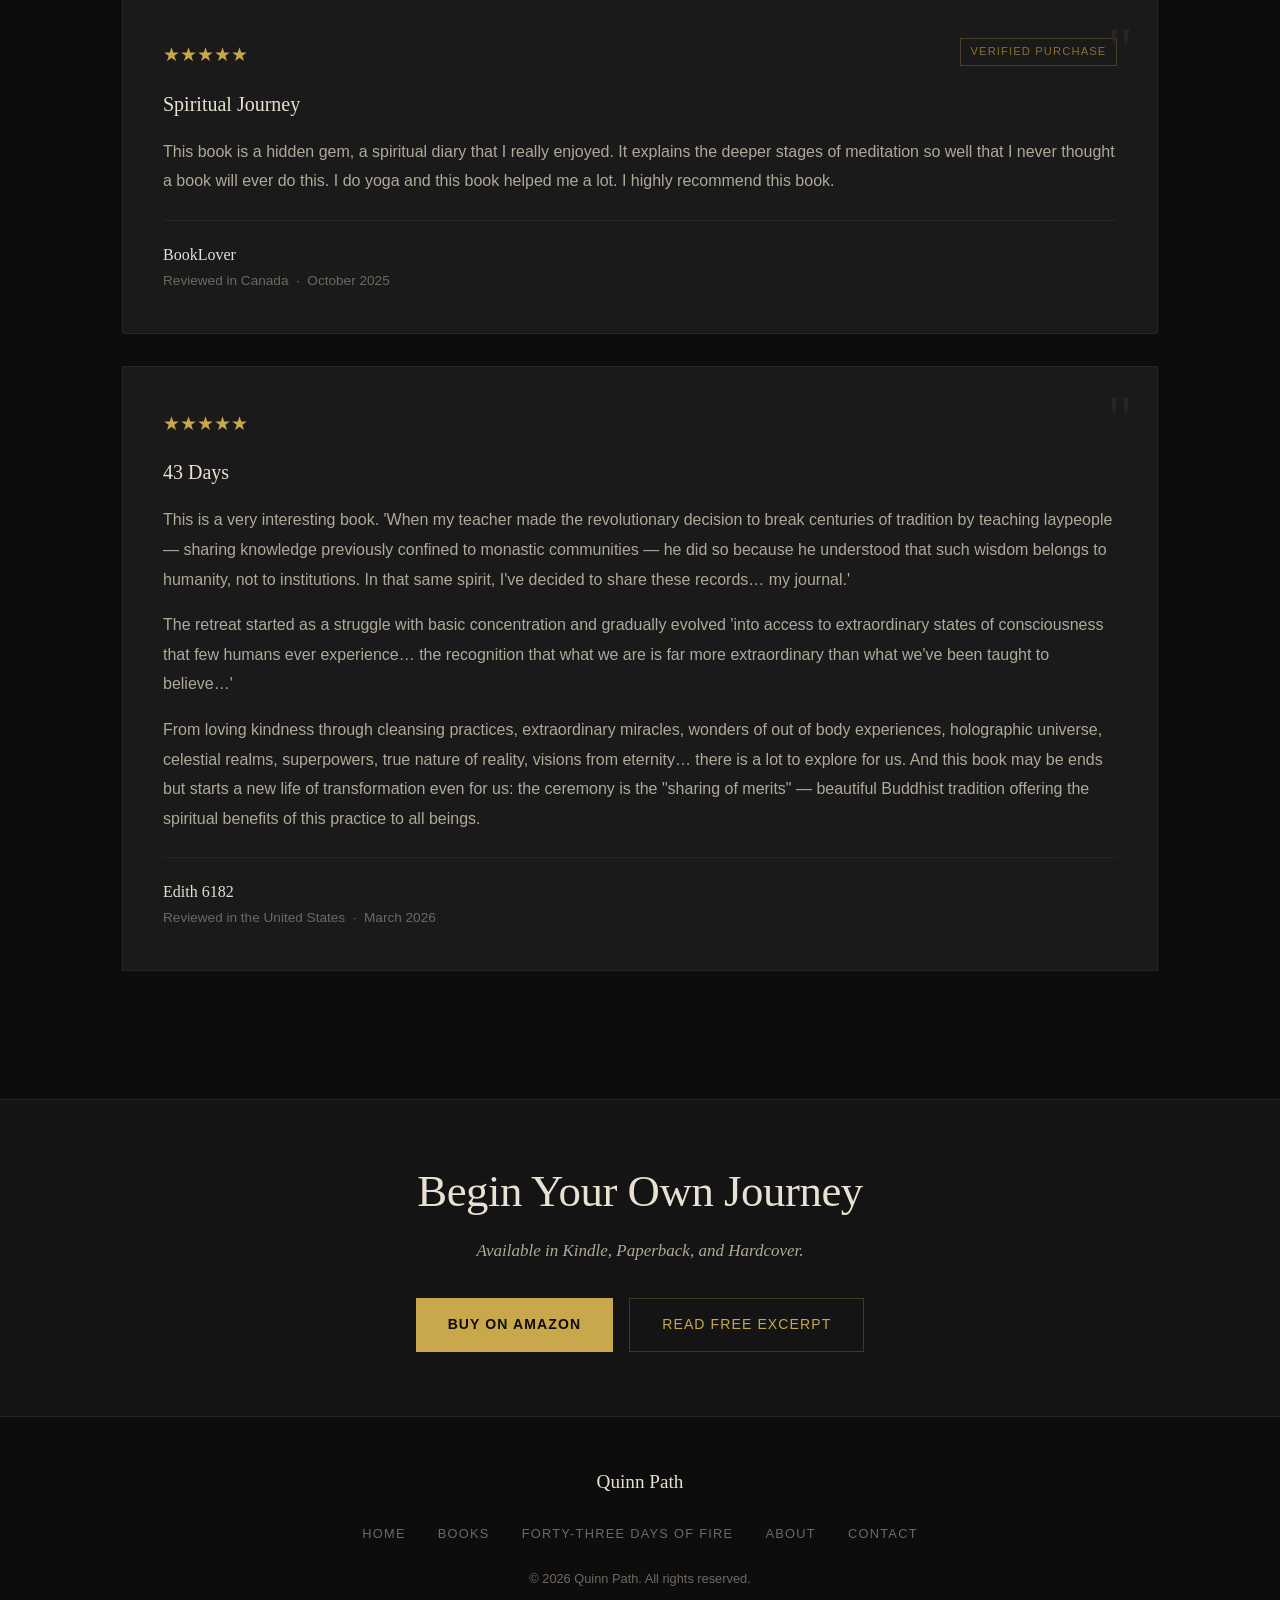
<file: reviews.html>
<!DOCTYPE html>
<html lang="en">
<head>
  <meta charset="UTF-8">
  <meta name="viewport" content="width=device-width, initial-scale=1.0">
  <title>Reader Reviews — Quinn Path</title>
  <meta name="description" content="What readers are saying about Forty-Three Days of Fire by Quinn Path — Amazon reviews from readers around the world.">
  <meta name="keywords" content="Quinn Path reviews, Forty-Three Days of Fire reviews, meditation book reviews, reader testimonials">
  <meta property="og:title" content="Reader Reviews — Quinn Path">
  <meta property="og:description" content="What readers around the world are saying about Forty-Three Days of Fire.">
  <meta property="og:type" content="website">
  <link rel="icon" type="image/svg+xml" href="favicon.svg">
  <link rel="stylesheet" href="css/styles.css">
  <style>
    .review-card {
      background: var(--bg-card);
      border: 1px solid var(--border);
      padding: 2.5rem;
      margin-bottom: 2rem;
      position: relative;
      transition: border-color var(--transition);
    }
    .review-card:hover {
      border-color: var(--border-gold);
    }
    .review-card__header {
      display: flex;
      justify-content: space-between;
      align-items: flex-start;
      flex-wrap: wrap;
      gap: 0.75rem;
      margin-bottom: 1.25rem;
    }
    .review-card__stars {
      font-size: 1.2rem;
      color: var(--gold);
    }
    .review-card__title {
      font-family: var(--font-serif);
      font-size: 1.25rem;
      color: var(--text-primary);
      margin-bottom: 1.25rem;
    }
    .review-card__body p {
      color: var(--text-secondary);
      font-size: 1rem;
      line-height: 1.85;
      margin-bottom: 1em;
    }
    .review-card__meta {
      display: flex;
      justify-content: space-between;
      align-items: center;
      flex-wrap: wrap;
      gap: 0.5rem;
      margin-top: 1.5rem;
      padding-top: 1.25rem;
      border-top: 1px solid var(--border);
    }
    .review-card__author {
      font-family: var(--font-serif);
      font-size: 1rem;
      color: var(--text-primary);
    }
    .review-card__location {
      font-size: 0.85rem;
      color: var(--text-muted);
    }
    .review-card__verified {
      font-size: 0.7rem;
      letter-spacing: 0.1em;
      text-transform: uppercase;
      color: var(--gold-dim);
      border: 1px solid var(--border-gold);
      padding: 0.2rem 0.6rem;
    }
    .review-card__quote {
      position: absolute;
      top: 1.25rem;
      right: 1.5rem;
      font-family: var(--font-serif);
      font-size: 4rem;
      color: var(--border);
      line-height: 1;
    }
    .editorial-card {
      background: var(--bg-secondary);
      border-left: 3px solid var(--gold);
      padding: 2rem 2.5rem;
      margin-bottom: 1.5rem;
    }
    .editorial-card p {
      font-family: var(--font-serif);
      font-size: 1.05rem;
      color: var(--text-secondary);
      font-style: italic;
      line-height: 1.8;
    }
    .rating-summary {
      display: flex;
      align-items: center;
      gap: 2rem;
      flex-wrap: wrap;
      padding: 2.5rem;
      background: var(--bg-card);
      border: 1px solid var(--border-gold);
      margin-bottom: 4rem;
    }
    .rating-summary__score {
      font-family: var(--font-serif);
      font-size: 4rem;
      color: var(--gold);
      line-height: 1;
    }
    .rating-summary__stars {
      font-size: 1.5rem;
      color: var(--gold);
    }
    .rating-summary__text {
      font-size: 0.9rem;
      color: var(--text-muted);
    }
    @media (max-width: 600px) {
      .review-card { padding: 1.75rem; }
      .review-card__quote { display: none; }
      .editorial-card { padding: 1.5rem; }
    }
  </style>
</head>
<body>

  <!-- Navigation -->
  <nav class="nav" role="navigation" aria-label="Main navigation">
    <div class="nav__inner">
      <a href="index.html" class="nav__logo">Quinn <span>Path</span></a>
      <button class="nav__toggle" aria-label="Toggle menu" aria-expanded="false">
        <span></span><span></span><span></span>
      </button>
      <ul class="nav__links">
        <li><a href="index.html">Home</a></li>
        <li><a href="books.html">Books</a></li>
        <li><a href="forty-three-days.html">Forty-Three Days of Fire</a></li>
        <li><a href="about.html">About</a></li>
        <li><a href="contact.html">Contact</a></li>
      </ul>
    </div>
  </nav>

  <!-- Page Hero -->
  <div class="page-hero">
    <div class="container">
      <p class="page-hero__eyebrow">Testimonials</p>
      <h1>Reader Reviews</h1>
      <div class="divider" style="margin-top:1.25rem;"></div>
      <p style="color:var(--text-secondary);max-width:560px;margin-top:1.25rem;">
        What readers around the world are saying about
        <em>Forty-Three Days of Fire: A Journey Into The Hidden Universe</em>.
      </p>
    </div>
  </div>

  <!-- Rating Summary -->
  <section class="section">
    <div class="container">

      <div class="rating-summary reveal">
        <div>
          <div class="rating-summary__score">4.7</div>
        </div>
        <div>
          <div class="rating-summary__stars">★★★★✦</div>
          <div class="rating-summary__text">30 reviews on Amazon</div>
        </div>
        <div style="margin-left:auto;">
          <a href="https://www.amazon.com/Forty-Three-Days-Fire-Journey-Universe-ebook/dp/B0FL7WWPM6/" target="_blank" rel="noopener" class="btn btn--outline" style="padding:0.6rem 1.5rem;">Read All Reviews on Amazon</a>
        </div>
      </div>

      <!-- Editorial Reviews -->
      <p class="section-label reveal">Editorial Reviews</p>
      <h2 class="reveal" style="margin-bottom:2rem;">Press &amp; Editorial</h2>

      <div class="editorial-card reveal">
        <p>"The stunning cover immediately draws you into the book's mysterious energy. The content is just powerful — immersive, thought-provoking, and beautifully written. Each page feels like a genuine journey into consciousness and human potential. A captivating, inspiring read that blends spirituality and discovery seamlessly."</p>
      </div>

      <div class="editorial-card reveal">
        <p>"The diary's blow-by-blow account of nimitta visions, astral hops, and self-healing light shows is as riveting as it is unsettling — like watching someone crack open the universe in real time. The raw, day-by-day format pulls you in. For anyone serious about meditation's outer limits, it's an inspiring, if dizzying, roadmap — just keep your critical filters engaged while you ride the wave."</p>
      </div>

      <div style="margin-top:5rem;"></div>

      <!-- Reader Reviews -->
      <p class="section-label reveal">Amazon Reviews</p>
      <h2 class="reveal" style="margin-bottom:2rem;">From Readers</h2>

      <!-- Review 1 -->
      <div class="review-card reveal">
        <div class="review-card__quote">"</div>
        <div class="review-card__header">
          <div class="review-card__stars">★★★★★</div>
          <span class="review-card__verified">Verified Purchase</span>
        </div>
        <h3 class="review-card__title">Raw, Real, and Radiant: A Meditation Memoir Like No Other</h3>
        <div class="review-card__body">
          <p>Forty-Three Days Of Fire is a rare gem — raw, poetic, and spiritually unflinching. This isn't just a meditation memoir; it's a visceral journey into the war within, where silence becomes a teacher and discomfort a doorway. The author writes with lyrical precision and emotional honesty, capturing the chaos, doubt, and breakthroughs of deep inner work. From geckos to temple bells, every detail pulses with meaning.</p>
          <p>What sets this book apart is its courage: it doesn't romanticize awakening — it reveals it, layer by layer. If you've ever questioned your spiritual readiness or longed for a guide who speaks truth without pretense, this book delivers. A must-read for seekers, mystics, and anyone craving transformation that's as gritty as it is luminous.</p>
        </div>
        <div class="review-card__meta">
          <div>
            <div class="review-card__author">Amazon Kunde</div>
            <div class="review-card__location">Reviewed in Germany &nbsp;·&nbsp; October 2025</div>
          </div>
        </div>
      </div>

      <!-- Review 2 -->
      <div class="review-card reveal">
        <div class="review-card__quote">"</div>
        <div class="review-card__header">
          <div class="review-card__stars">★★★★★</div>
          <span class="review-card__verified">Verified Purchase</span>
        </div>
        <h3 class="review-card__title">An Enlightening Journey</h3>
        <div class="review-card__body">
          <p>An extraordinary read beyond the limits of ordinary perception. A captivating read with a compelling and engaging vision, this book, through a diary-like story, projects us into the depths of consciousness through the eyes of a spiritual explorer who has decided to abandon all that is ordinary to journey into the incredible: meditative states, luminous events amid ancient Buddhist texts, and abilities that transcend the boundaries of logic and science.</p>
        </div>
        <div class="review-card__meta">
          <div>
            <div class="review-card__author">Alf Creativity</div>
            <div class="review-card__location">Reviewed in Italy &nbsp;·&nbsp; November 2025</div>
          </div>
        </div>
      </div>

      <!-- Review 3 -->
      <div class="review-card reveal">
        <div class="review-card__quote">"</div>
        <div class="review-card__header">
          <div class="review-card__stars">★★★★★</div>
          <span class="review-card__verified">Verified Purchase</span>
        </div>
        <h3 class="review-card__title">Captivating and Honest</h3>
        <div class="review-card__body">
          <p>A fascinating and deeply immersive read. The diary style pulls you right into the author's inner world, blending raw honesty with vivid spiritual experiences. It left me reflective, inspired, and genuinely moved. A powerful journey into consciousness that lingers long after finishing.</p>
        </div>
        <div class="review-card__meta">
          <div>
            <div class="review-card__author">Amazon Customer</div>
            <div class="review-card__location">Reviewed in the United Kingdom &nbsp;·&nbsp; December 2025</div>
          </div>
        </div>
      </div>

      <!-- Review 4 -->
      <div class="review-card reveal">
        <div class="review-card__quote">"</div>
        <div class="review-card__header">
          <div class="review-card__stars">★★★★★</div>
          <span class="review-card__verified">Verified Purchase</span>
        </div>
        <h3 class="review-card__title">Mind, Matter &amp; Mystery</h3>
        <div class="review-card__body">
          <p>If you've ever pondered the connection between science and spirituality, or felt there's more to the world than what meets the eye, this book will speak directly to you. It's both a personal odyssey and a cosmic awakening, beautifully written, intellectually rich, and emotionally stirring.</p>
          <p>A must-read for seekers, thinkers, and anyone ready to see the universe and themselves with new eyes.</p>
        </div>
        <div class="review-card__meta">
          <div>
            <div class="review-card__author">Margaret McKeon</div>
            <div class="review-card__location">Reviewed in Australia &nbsp;·&nbsp; November 2025</div>
          </div>
        </div>
      </div>

      <!-- Review 5 -->
      <div class="review-card reveal">
        <div class="review-card__quote">"</div>
        <div class="review-card__header">
          <div class="review-card__stars">★★★★★</div>
          <span class="review-card__verified">Verified Purchase</span>
        </div>
        <h3 class="review-card__title">Spiritual Journey</h3>
        <div class="review-card__body">
          <p>This book is a hidden gem, a spiritual diary that I really enjoyed. It explains the deeper stages of meditation so well that I never thought a book will ever do this. I do yoga and this book helped me a lot. I highly recommend this book.</p>
        </div>
        <div class="review-card__meta">
          <div>
            <div class="review-card__author">BookLover</div>
            <div class="review-card__location">Reviewed in Canada &nbsp;·&nbsp; October 2025</div>
          </div>
        </div>
      </div>

      <!-- Review 6 -->
      <div class="review-card reveal">
        <div class="review-card__quote">"</div>
        <div class="review-card__header">
          <div class="review-card__stars">★★★★★</div>
        </div>
        <h3 class="review-card__title">43 Days</h3>
        <div class="review-card__body">
          <p>This is a very interesting book. 'When my teacher made the revolutionary decision to break centuries of tradition by teaching laypeople — sharing knowledge previously confined to monastic communities — he did so because he understood that such wisdom belongs to humanity, not to institutions. In that same spirit, I've decided to share these records… my journal.'</p>
          <p>The retreat started as a struggle with basic concentration and gradually evolved 'into access to extraordinary states of consciousness that few humans ever experience… the recognition that what we are is far more extraordinary than what we've been taught to believe…'</p>
          <p>From loving kindness through cleansing practices, extraordinary miracles, wonders of out of body experiences, holographic universe, celestial realms, superpowers, true nature of reality, visions from eternity… there is a lot to explore for us. And this book may be ends but starts a new life of transformation even for us: the ceremony is the "sharing of merits" — beautiful Buddhist tradition offering the spiritual benefits of this practice to all beings.</p>
        </div>
        <div class="review-card__meta">
          <div>
            <div class="review-card__author">Edith 6182</div>
            <div class="review-card__location">Reviewed in the United States &nbsp;·&nbsp; March 2026</div>
          </div>
        </div>
      </div>

    </div>
  </section>

  <!-- CTA -->
  <section class="section--sm" style="background:var(--bg-secondary);border-top:1px solid var(--border);">
    <div class="container text-center">
      <h2 class="reveal" style="margin-bottom:1rem;">Begin Your Own Journey</h2>
      <p style="color:var(--text-secondary);max-width:480px;margin:0 auto 2rem;font-style:italic;font-family:var(--font-serif);" class="reveal">
        Available in Kindle, Paperback, and Hardcover.
      </p>
      <div class="reveal" style="display:flex;gap:1rem;justify-content:center;flex-wrap:wrap;">
        <a href="https://www.amazon.com/Forty-Three-Days-Fire-Journey-Universe-ebook/dp/B0FL7WWPM6/" target="_blank" rel="noopener" class="btn btn--gold">Buy on Amazon</a>
        <a href="read-free.html" class="btn btn--outline">Read Free Excerpt</a>
      </div>
    </div>
  </section>

  <!-- Footer -->
  <footer class="footer">
    <div class="container">
      <div class="footer__name">Quinn Path</div>
      <ul class="footer__links">
        <li><a href="index.html">Home</a></li>
        <li><a href="books.html">Books</a></li>
        <li><a href="forty-three-days.html">Forty-Three Days of Fire</a></li>
        <li><a href="about.html">About</a></li>
        <li><a href="contact.html">Contact</a></li>
      </ul>
      <p class="footer__copy">&copy; <span id="yr"></span> Quinn Path. All rights reserved.</p>
    </div>
  </footer>

  <script>document.getElementById('yr').textContent = new Date().getFullYear();</script>
  <script src="js/main.js"></script>
</body>
</html>
</file>
<file: css/styles.css>
/* ============================================================
   Quinn Path — Author Website
   Shared Stylesheet
   ============================================================ */

/* ---------- Reset & Base ---------- */
*, *::before, *::after {
  box-sizing: border-box;
  margin: 0;
  padding: 0;
}

:root {
  --bg-primary:    #0d0d0d;
  --bg-secondary:  #141414;
  --bg-card:       #1a1a1a;
  --bg-raised:     #212121;
  --gold:          #c9a84c;
  --gold-light:    #e0c070;
  --gold-dim:      #8a6e2f;
  --text-primary:  #e8e0d0;
  --text-secondary:#b0a898;
  --text-muted:    #706860;
  --border:        #2a2520;
  --border-gold:   rgba(201,168,76,0.25);
  --font-serif:    Georgia, 'Times New Roman', serif;
  --font-sans:     'Helvetica Neue', Arial, sans-serif;
  --max-w:         1100px;
  --nav-h:         72px;
  --transition:    0.3s ease;
}

html {
  font-size: 16px;
  scroll-behavior: smooth;
}

body {
  background-color: var(--bg-primary);
  color: var(--text-primary);
  font-family: var(--font-sans);
  font-size: 1.0625rem;
  line-height: 1.75;
  min-height: 100vh;
  -webkit-font-smoothing: antialiased;
}

a {
  color: var(--gold);
  text-decoration: none;
  transition: color var(--transition);
}
a:hover { color: var(--gold-light); }

img {
  display: block;
  max-width: 100%;
}

/* ---------- Typography ---------- */
h1, h2, h3, h4 {
  font-family: var(--font-serif);
  font-weight: normal;
  line-height: 1.25;
  color: var(--text-primary);
}

h1 { font-size: clamp(2.4rem, 5vw, 4rem); letter-spacing: -0.01em; }
h2 { font-size: clamp(1.8rem, 3.5vw, 2.8rem); letter-spacing: -0.01em; }
h3 { font-size: clamp(1.25rem, 2.5vw, 1.75rem); }
h4 { font-size: 1.2rem; }

p { margin-bottom: 1.25em; }
p:last-child { margin-bottom: 0; }

.gold { color: var(--gold); }
.serif { font-family: var(--font-serif); }

/* ---------- Layout ---------- */
.container {
  max-width: var(--max-w);
  margin: 0 auto;
  padding: 0 2rem;
}

.section {
  padding: 6rem 0;
}

.section--sm {
  padding: 4rem 0;
}

/* ---------- Navigation ---------- */
.nav {
  position: fixed;
  top: 0;
  left: 0;
  right: 0;
  z-index: 100;
  height: var(--nav-h);
  background: rgba(13,13,13,0.92);
  backdrop-filter: blur(12px);
  -webkit-backdrop-filter: blur(12px);
  border-bottom: 1px solid var(--border);
  transition: box-shadow var(--transition);
}

.nav.scrolled {
  box-shadow: 0 2px 24px rgba(0,0,0,0.6);
}

.nav__inner {
  max-width: var(--max-w);
  margin: 0 auto;
  padding: 0 2rem;
  height: 100%;
  display: flex;
  align-items: center;
  justify-content: space-between;
}

.nav__logo {
  font-family: var(--font-serif);
  font-size: 1.35rem;
  color: var(--text-primary);
  letter-spacing: 0.03em;
}
.nav__logo span { color: var(--gold); }
.nav__logo:hover { color: var(--text-primary); }

.nav__links {
  display: flex;
  align-items: center;
  gap: 2.5rem;
  list-style: none;
}

.nav__links a {
  font-family: var(--font-sans);
  font-size: 0.875rem;
  letter-spacing: 0.1em;
  text-transform: uppercase;
  color: var(--text-secondary);
  transition: color var(--transition);
}
.nav__links a:hover,
.nav__links a.active {
  color: var(--gold);
}

.nav__toggle {
  display: none;
  flex-direction: column;
  gap: 5px;
  cursor: pointer;
  padding: 4px;
  background: none;
  border: none;
}
.nav__toggle span {
  display: block;
  width: 24px;
  height: 1.5px;
  background: var(--text-secondary);
  transition: var(--transition);
}

/* ---------- Mobile Nav ---------- */
@media (max-width: 768px) {
  .nav__toggle { display: flex; }

  .nav__links {
    position: fixed;
    top: var(--nav-h);
    left: 0; right: 0;
    background: var(--bg-secondary);
    border-bottom: 1px solid var(--border);
    flex-direction: column;
    align-items: flex-start;
    gap: 0;
    padding: 1.5rem 2rem;
    transform: translateY(-110%);
    opacity: 0;
    transition: transform 0.35s ease, opacity 0.35s ease;
    pointer-events: none;
  }
  .nav__links.open {
    transform: translateY(0);
    opacity: 1;
    pointer-events: auto;
  }
  .nav__links li { width: 100%; }
  .nav__links a {
    display: block;
    padding: 0.85rem 0;
    border-bottom: 1px solid var(--border);
    font-size: 0.9rem;
  }
  .nav__links li:last-child a { border-bottom: none; }
}

/* ---------- Buttons ---------- */
.btn {
  display: inline-flex;
  align-items: center;
  gap: 0.5rem;
  padding: 0.85rem 2rem;
  font-family: var(--font-sans);
  font-size: 0.875rem;
  letter-spacing: 0.08em;
  text-transform: uppercase;
  border: none;
  cursor: pointer;
  transition: var(--transition);
  text-decoration: none;
}

.btn--gold {
  background: var(--gold);
  color: #0d0d0d;
  font-weight: 600;
}
.btn--gold:hover {
  background: var(--gold-light);
  color: #0d0d0d;
}

.btn--outline {
  background: transparent;
  color: var(--gold);
  border: 1px solid var(--border-gold);
}
.btn--outline:hover {
  background: rgba(201,168,76,0.08);
  color: var(--gold-light);
  border-color: var(--gold);
}

/* ---------- Divider ---------- */
.divider {
  width: 60px;
  height: 1px;
  background: var(--gold);
  margin: 1.5rem 0;
}

.divider--center { margin: 1.5rem auto; }

/* ---------- Section Label ---------- */
.section-label {
  font-family: var(--font-sans);
  font-size: 0.75rem;
  letter-spacing: 0.2em;
  text-transform: uppercase;
  color: var(--gold);
  margin-bottom: 1rem;
}

/* ---------- Hero ---------- */
.hero {
  min-height: 100vh;
  display: flex;
  align-items: center;
  padding: calc(var(--nav-h) + 3rem) 0 4rem;
  position: relative;
  overflow: hidden;
}

.hero::before {
  content: '';
  position: absolute;
  inset: 0;
  background: radial-gradient(ellipse at 60% 40%, rgba(201,168,76,0.05) 0%, transparent 65%);
  pointer-events: none;
}

.hero__inner {
  display: grid;
  grid-template-columns: 1fr auto;
  gap: 4rem;
  align-items: center;
}

.hero__text { max-width: 620px; }

.hero__eyebrow {
  font-family: var(--font-sans);
  font-size: 0.8rem;
  letter-spacing: 0.25em;
  text-transform: uppercase;
  color: var(--gold);
  margin-bottom: 1.5rem;
}

.hero__title {
  font-size: clamp(3rem, 7vw, 5.5rem);
  line-height: 1.05;
  margin-bottom: 1rem;
}

.hero__tagline {
  font-family: var(--font-serif);
  font-size: clamp(1.1rem, 2vw, 1.4rem);
  color: var(--text-secondary);
  font-style: italic;
  margin-bottom: 2.5rem;
  line-height: 1.5;
}

.hero__actions {
  display: flex;
  gap: 1rem;
  flex-wrap: wrap;
}

.hero__photo-wrap {
  position: relative;
  flex-shrink: 0;
}

.hero__photo {
  width: clamp(220px, 25vw, 340px);
  height: clamp(280px, 32vw, 440px);
  object-fit: cover;
  object-position: top center;
  filter: grayscale(20%) contrast(1.05);
}

.hero__photo-frame {
  position: absolute;
  inset: 16px -16px -16px 16px;
  border: 1px solid var(--border-gold);
  pointer-events: none;
}

@media (max-width: 768px) {
  .hero__inner {
    grid-template-columns: 1fr;
    text-align: center;
  }
  .hero__photo-wrap {
    order: -1;
    margin: 0 auto;
  }
  .hero__photo {
    width: 200px;
    height: 260px;
  }
  .hero__photo-frame { display: none; }
  .hero__actions { justify-content: center; }
  .divider { margin-left: auto; margin-right: auto; }
}

/* ---------- Book Cards ---------- */
.books-grid {
  display: grid;
  grid-template-columns: repeat(auto-fill, minmax(220px, 1fr));
  gap: 2rem;
}

.book-card {
  background: var(--bg-card);
  border: 1px solid var(--border);
  padding: 2rem 1.75rem;
  transition: border-color var(--transition), transform var(--transition);
  position: relative;
}

.book-card:hover {
  border-color: var(--border-gold);
  transform: translateY(-4px);
}

.book-card__number {
  font-family: var(--font-serif);
  font-size: 3rem;
  color: var(--border);
  line-height: 1;
  margin-bottom: 1.25rem;
  font-style: italic;
}

.book-card__title {
  font-family: var(--font-serif);
  font-size: 1.15rem;
  color: var(--text-primary);
  margin-bottom: 0.75rem;
  line-height: 1.3;
}

.book-card__desc {
  font-size: 0.9rem;
  color: var(--text-secondary);
  line-height: 1.65;
  margin-bottom: 1.25rem;
}

.book-card__formats {
  display: flex;
  flex-wrap: wrap;
  gap: 0.4rem;
  margin-bottom: 1.5rem;
}

.format-tag {
  font-size: 0.7rem;
  letter-spacing: 0.1em;
  text-transform: uppercase;
  color: var(--gold);
  border: 1px solid var(--border-gold);
  padding: 0.2rem 0.6rem;
}

.book-card__stars {
  font-size: 0.85rem;
  color: var(--gold);
  margin-bottom: 0.25rem;
}
.book-card__reviews {
  font-size: 0.8rem;
  color: var(--text-muted);
  margin-bottom: 1.5rem;
}

.book-card__cta {
  display: block;
  text-align: center;
  padding: 0.7rem 1rem;
  font-size: 0.8rem;
  letter-spacing: 0.1em;
  text-transform: uppercase;
  background: transparent;
  color: var(--gold);
  border: 1px solid var(--border-gold);
  transition: var(--transition);
}
.book-card__cta:hover {
  background: var(--gold);
  color: #0d0d0d;
}

/* ---------- Quote Block ---------- */
.pull-quote {
  border-left: 2px solid var(--gold);
  padding: 1.5rem 2rem;
  margin: 3rem 0;
  background: var(--bg-card);
}

.pull-quote p {
  font-family: var(--font-serif);
  font-size: 1.25rem;
  font-style: italic;
  color: var(--text-secondary);
  line-height: 1.7;
}

/* ---------- About Page ---------- */
.about-layout {
  display: grid;
  grid-template-columns: 320px 1fr;
  gap: 5rem;
  align-items: start;
}

.about-photo {
  position: sticky;
  top: calc(var(--nav-h) + 2rem);
}

.about-photo img {
  width: 100%;
  filter: grayscale(15%) contrast(1.05);
}

.about-photo-frame {
  position: relative;
}
.about-photo-frame::after {
  content: '';
  position: absolute;
  inset: 12px -12px -12px 12px;
  border: 1px solid var(--border-gold);
  pointer-events: none;
}

.about-body h3 {
  margin-top: 2.5rem;
  margin-bottom: 1rem;
  font-size: 1.3rem;
  color: var(--gold);
}
.about-body h3:first-child { margin-top: 0; }

.about-body p {
  color: var(--text-secondary);
  font-size: 1.0625rem;
}

@media (max-width: 900px) {
  .about-layout {
    grid-template-columns: 1fr;
    gap: 3rem;
  }
  .about-photo {
    position: relative;
    top: auto;
    max-width: 280px;
    margin: 0 auto;
  }
}

/* ---------- Diary Page ---------- */
.diary-empty {
  text-align: center;
  padding: 6rem 2rem;
  border: 1px dashed var(--border);
  background: var(--bg-card);
}

.diary-empty__icon {
  font-size: 3rem;
  margin-bottom: 1.5rem;
  opacity: 0.4;
}

.diary-empty h3 {
  font-family: var(--font-serif);
  font-size: 1.6rem;
  margin-bottom: 1rem;
  color: var(--text-secondary);
}

.diary-empty p {
  color: var(--text-muted);
  max-width: 400px;
  margin: 0 auto;
  font-style: italic;
}

/* ---------- Contact Form ---------- */
.contact-layout {
  display: grid;
  grid-template-columns: 1fr 1.5fr;
  gap: 5rem;
  align-items: start;
}

.contact-info h3 {
  font-size: 1.2rem;
  color: var(--gold);
  margin-bottom: 0.5rem;
  margin-top: 2rem;
  font-family: var(--font-serif);
}
.contact-info h3:first-child { margin-top: 0; }
.contact-info p {
  color: var(--text-secondary);
  font-size: 0.95rem;
}

.form-group {
  margin-bottom: 1.5rem;
}

.form-label {
  display: block;
  font-size: 0.8rem;
  letter-spacing: 0.12em;
  text-transform: uppercase;
  color: var(--text-muted);
  margin-bottom: 0.5rem;
}

.form-control {
  width: 100%;
  background: var(--bg-card);
  border: 1px solid var(--border);
  color: var(--text-primary);
  font-family: var(--font-sans);
  font-size: 1rem;
  padding: 0.85rem 1rem;
  outline: none;
  transition: border-color var(--transition);
  -webkit-appearance: none;
  appearance: none;
  border-radius: 0;
}

.form-control:focus {
  border-color: var(--gold);
}

.form-control::placeholder {
  color: var(--text-muted);
}

textarea.form-control {
  resize: vertical;
  min-height: 160px;
  font-family: var(--font-sans);
}

select.form-control {
  background-image: url("data:image/svg+xml,%3Csvg xmlns='http://www.w3.org/2000/svg' width='12' height='8' viewBox='0 0 12 8'%3E%3Cpath d='M1 1l5 5 5-5' stroke='%23706860' stroke-width='1.5' fill='none'/%3E%3C/svg%3E");
  background-repeat: no-repeat;
  background-position: right 1rem center;
  cursor: pointer;
}

select.form-control option {
  background: var(--bg-card);
}

.form-notice {
  font-size: 0.85rem;
  color: var(--text-muted);
  margin-top: 1rem;
  font-style: italic;
}

@media (max-width: 768px) {
  .contact-layout {
    grid-template-columns: 1fr;
    gap: 3rem;
  }
}

/* ---------- Page Hero (inner pages) ---------- */
.page-hero {
  padding: calc(var(--nav-h) + 4rem) 0 4rem;
  border-bottom: 1px solid var(--border);
}

.page-hero__eyebrow {
  font-size: 0.75rem;
  letter-spacing: 0.2em;
  text-transform: uppercase;
  color: var(--gold);
  margin-bottom: 1rem;
}

/* ---------- Footer ---------- */
.footer {
  border-top: 1px solid var(--border);
  padding: 3rem 0;
  text-align: center;
}

.footer__name {
  font-family: var(--font-serif);
  font-size: 1.2rem;
  color: var(--text-primary);
  margin-bottom: 0.5rem;
}

.footer__links {
  display: flex;
  justify-content: center;
  gap: 2rem;
  list-style: none;
  margin: 1.25rem 0;
  flex-wrap: wrap;
}

.footer__links a {
  font-size: 0.8rem;
  letter-spacing: 0.1em;
  text-transform: uppercase;
  color: var(--text-muted);
}
.footer__links a:hover { color: var(--gold); }

.footer__copy {
  font-size: 0.8rem;
  color: var(--text-muted);
}

/* ---------- Utilities ---------- */
.text-center { text-align: center; }
.mt-1 { margin-top: 1rem; }
.mt-2 { margin-top: 2rem; }
.mt-3 { margin-top: 3rem; }
.mb-1 { margin-bottom: 1rem; }
.mb-2 { margin-bottom: 2rem; }

/* ---------- MailerLite Form Override ---------- */
.ml-embedded {
  background: transparent !important;
}
.ml-form-embedWrapper {
  background: transparent !important;
}
.ml-form-embedBody {
  background: var(--bg-card) !important;
  border: 1px solid var(--border) !important;
  padding: 2rem !important;
}
.ml-form-embedBody .ml-form-embedContent h4,
.ml-form-embedBody .ml-form-embedContent p {
  color: var(--text-secondary) !important;
}
.ml-form-embedBody .ml-form-fieldRow input {
  background: var(--bg-primary) !important;
  border: 1px solid var(--border) !important;
  color: var(--text-primary) !important;
  font-family: var(--font-sans) !important;
}
.ml-form-embedBody .ml-form-fieldRow input:focus {
  border-color: var(--gold) !important;
}
.ml-form-embedBody .ml-form-fieldRow button,
.ml-form-embedBody .ml-form-embedSubmit button {
  background: var(--gold) !important;
  color: #0d0d0d !important;
  font-family: var(--font-sans) !important;
  font-weight: 600 !important;
  letter-spacing: 0.08em !important;
  text-transform: uppercase !important;
  border: none !important;
}
.ml-form-embedBody .ml-form-fieldRow button:hover,
.ml-form-embedBody .ml-form-embedSubmit button:hover {
  background: var(--gold-light) !important;
}
.ml-form-successBody h4 {
  color: var(--gold) !important;
}
.ml-form-successBody p {
  color: var(--text-secondary) !important;
}

/* ---------- Page Transitions ---------- */
body {
  animation: pageFadeIn 0.45s ease both;
}
@keyframes pageFadeIn {
  from { opacity: 0; transform: translateY(8px); }
  to   { opacity: 1; transform: translateY(0); }
}

/* ---------- Scroll reveal ---------- */
.reveal {
  opacity: 0;
  transform: translateY(20px);
  transition: opacity 0.6s ease, transform 0.6s ease;
}
.reveal.visible {
  opacity: 1;
  transform: none;
}

/* ---------- Intro Text ---------- */
.intro-text {
  font-family: var(--font-serif);
  font-size: clamp(1.1rem, 2vw, 1.3rem);
  color: var(--text-secondary);
  line-height: 1.8;
  max-width: 700px;
}

/* ---------- Stats Row ---------- */
.stats-row {
  display: flex;
  gap: 3rem;
  flex-wrap: wrap;
  margin-top: 3rem;
}

.stat {
  border-left: 2px solid var(--gold);
  padding-left: 1.25rem;
}

.stat__number {
  font-family: var(--font-serif);
  font-size: 2rem;
  color: var(--gold);
  line-height: 1;
  margin-bottom: 0.25rem;
}

.stat__label {
  font-size: 0.8rem;
  letter-spacing: 0.1em;
  text-transform: uppercase;
  color: var(--text-muted);
}
</file>
